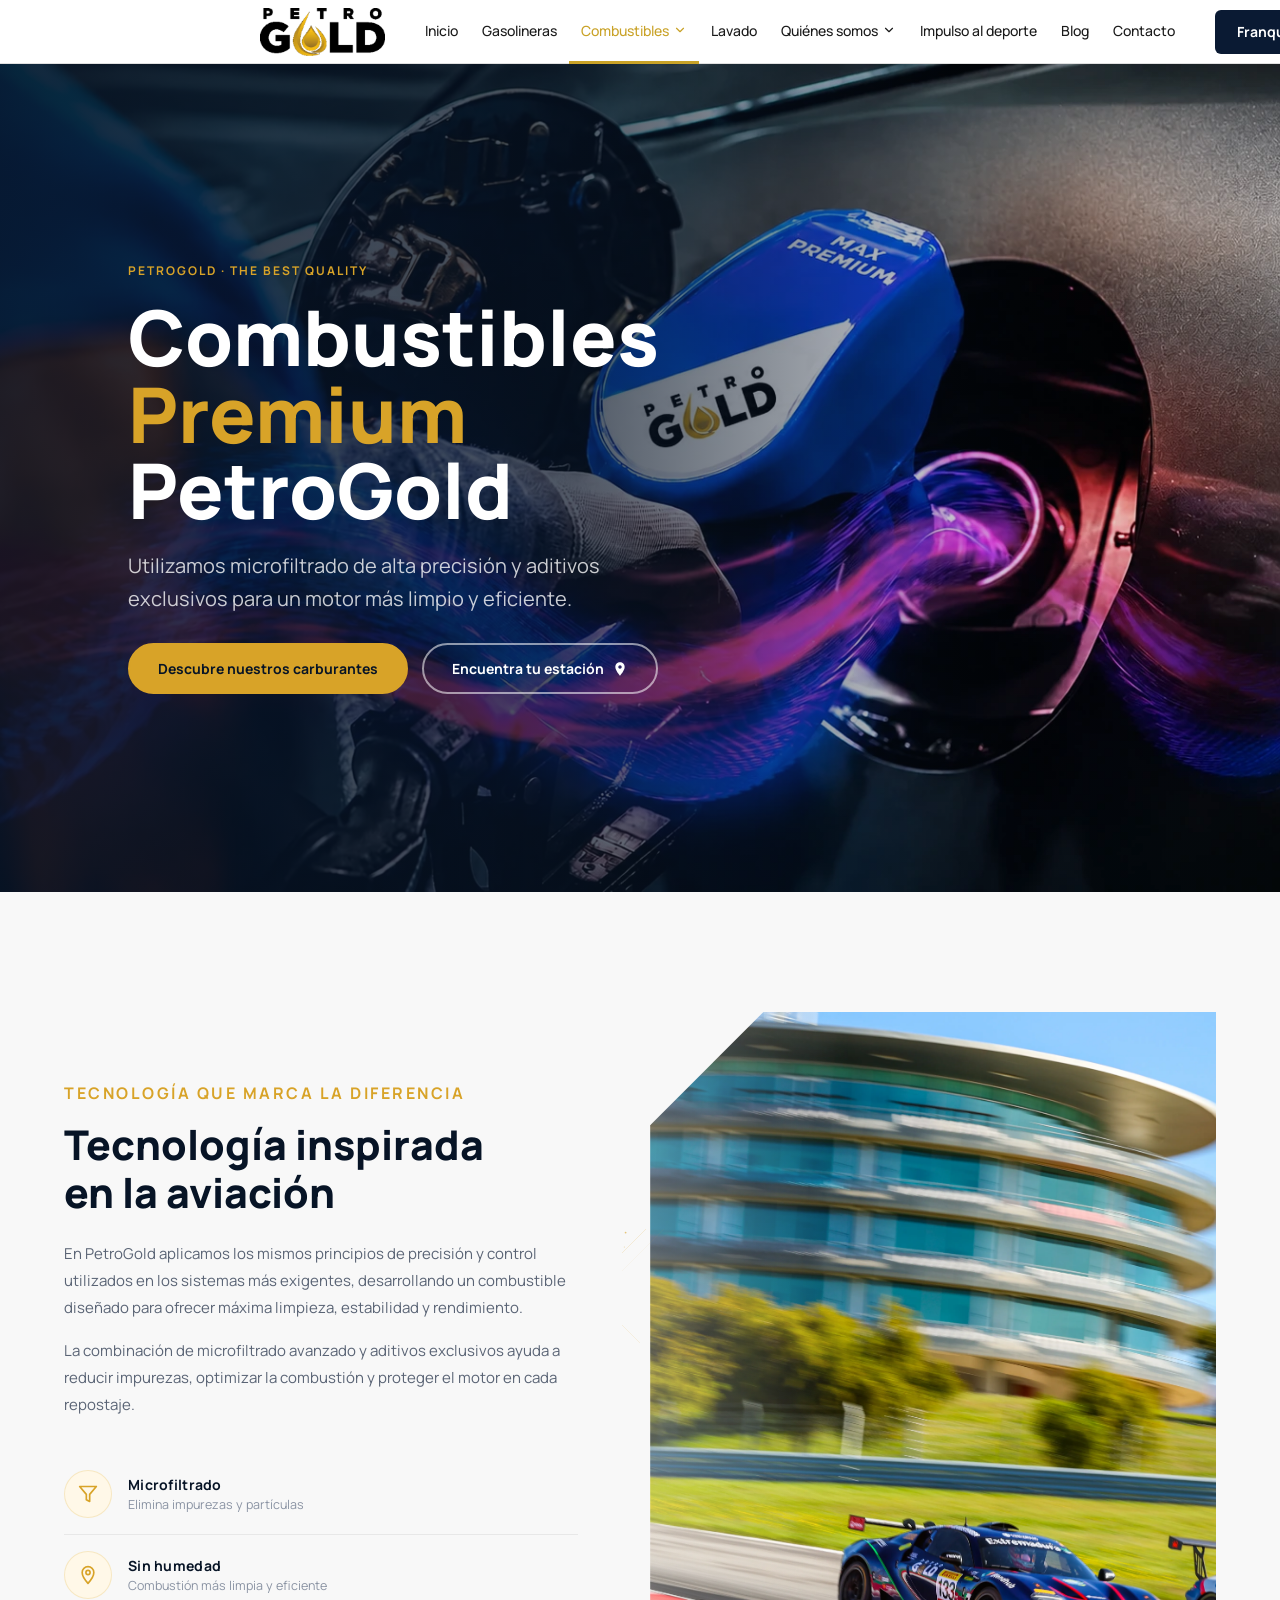
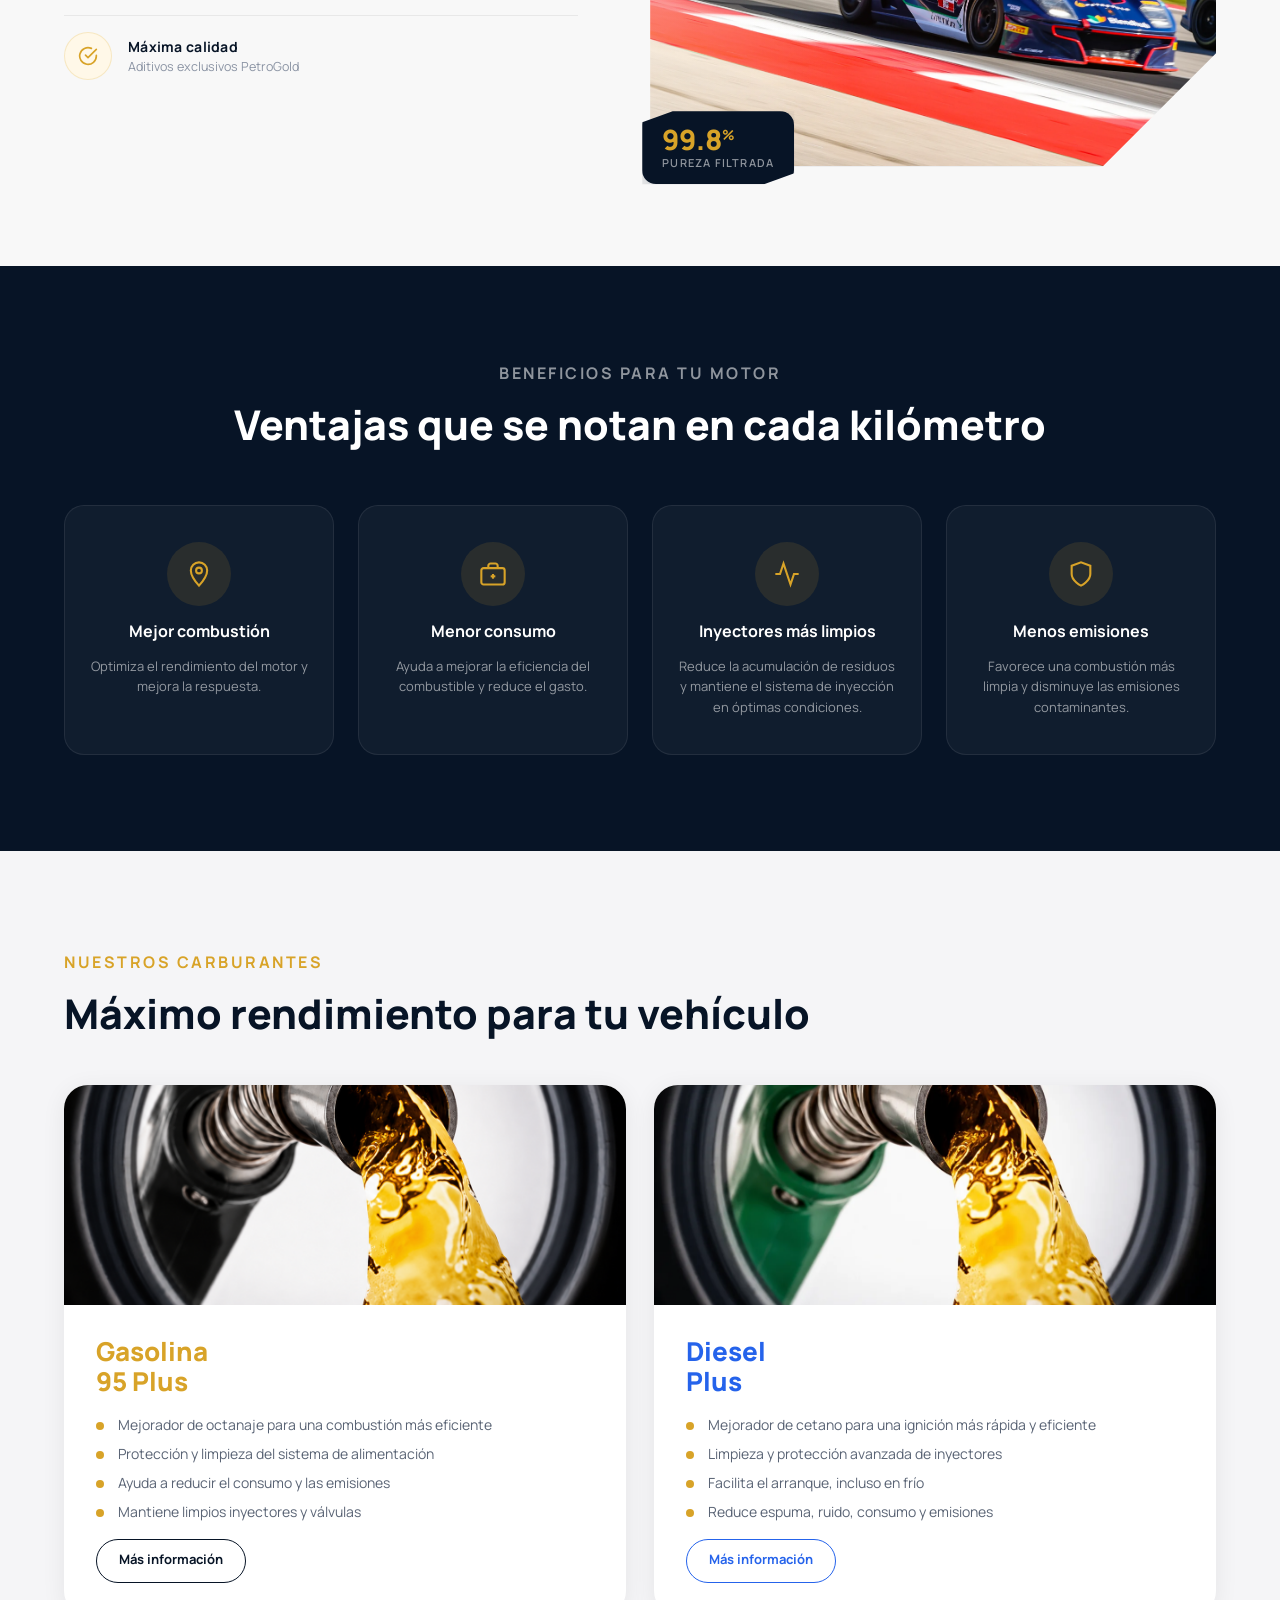
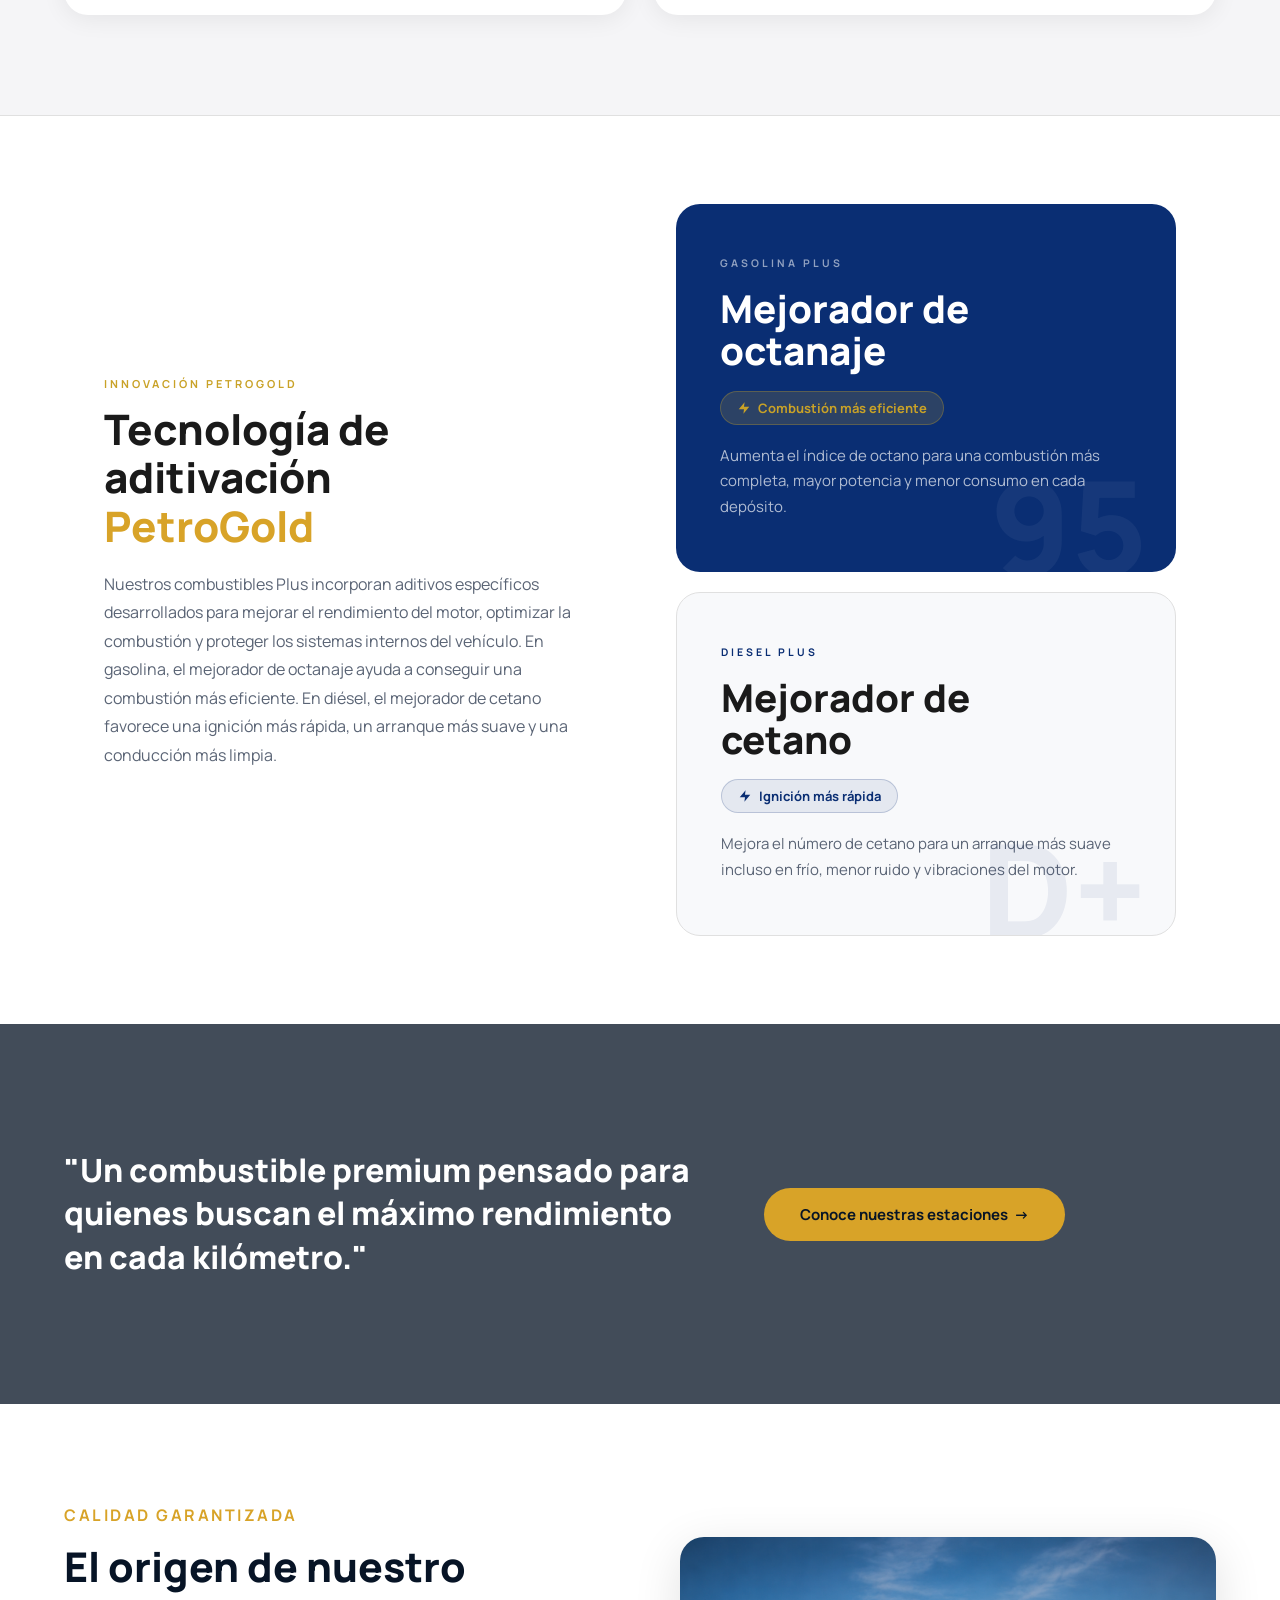
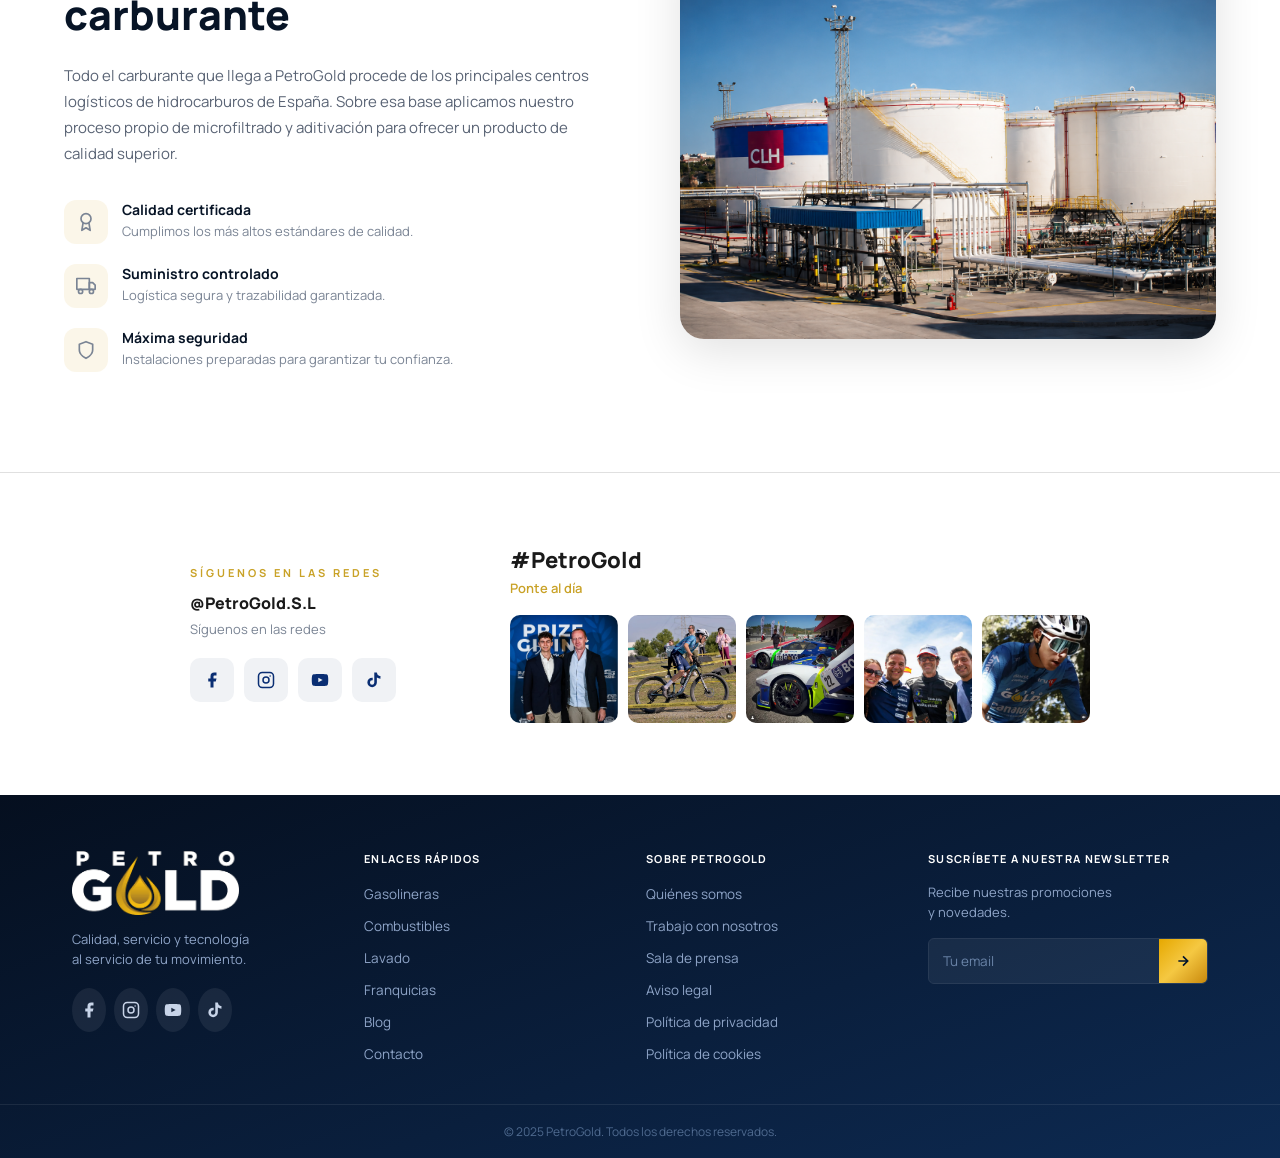
<file: combustibles.html>
﻿<!DOCTYPE html>
<html lang="es">
<head>
  <meta charset="UTF-8" />
  <meta name="viewport" content="width=device-width, initial-scale=1.0" />
  <title>PetroGold · Combustibles</title>
  <link rel="stylesheet" href="css/style.css" />
</head>
<body>


<!-- ===== SINGLE HEADER BAR ===== -->
<header class="top-header">
  <div class="header-inner">

    <a href="index.html" class="header-logo">
      <img src="Img/logo_petrogold_negro_sin_fondo.png" alt="PetroGold" id="siteLogoImg" />
    </a>

    <nav class="main-nav">
      <ul>
        <li><a href="index.html">Inicio</a></li>

        <li><a href="gasolineras.html">Gasolineras</a></li>

        <li class="has-dropdown">
          <a href="combustibles.html" class="active">Combustibles
            <svg class="nav-arrow" viewBox="0 0 24 24"><polyline points="6 9 12 15 18 9"/></svg>
          </a>
          <ul class="dropdown">
            <li><a href="combustibles.html" class="active">Tipos de combustible</a></li>
          </ul>
        </li>

        <li><a href="lavado.html">Lavado</a></li>

        <li class="has-dropdown">
          <a href="quienes-somos.html">Quiénes somos
            <svg class="nav-arrow" viewBox="0 0 24 24"><polyline points="6 9 12 15 18 9"/></svg>
          </a>
          <ul class="dropdown">
            <li><a href="quienes-somos.html">La empresa</a></li>
          </ul>
        </li>

        <li><a href="impulso-al-deporte.html">Impulso al deporte</a></li>
        <li><a href="blog.html">Blog</a></li>
        <li><a href="contacto.html">Contacto</a></li>
      </ul>
    </nav>

    <div class="header-right">
      <button class="hamburger" id="menuToggle" aria-label="Menú">
        <span></span><span></span><span></span>
      </button>
      <a href="quienes-somos.html" class="tienda-btn">Franquíciate</a>
    </div>

  </div>
</header>


  <main>

    <!-- ===== 1. HERO ===== -->
    <section class="comb-hero" style="background-image: url('Img/03_qs_hero.webp');">
      <div class="comb-hero-overlay"></div>
      <div class="comb-hero-content">
        <span class="comb-hero-label">PetroGold · The Best Quality</span>
        <h1 class="comb-hero-title">Combustibles<br><span class="comb-gold">Premium</span><br>PetroGold</h1>
        <p class="comb-hero-subtitle">Utilizamos microfiltrado de alta precisión y aditivos exclusivos para un motor más limpio y eficiente.</p>
        <div class="comb-hero-btns">
          <a href="#carburantes" class="comb-btn comb-btn--gold">Descubre nuestros carburantes</a>
          <a href="gasolineras.html" class="comb-btn comb-btn--outline">
            Encuentra tu estación
            <svg viewBox="0 0 24 24" fill="currentColor" width="16" height="16"><path d="M12 2C8.13 2 5 5.13 5 9c0 5.25 7 13 7 13s7-7.75 7-13c0-3.87-3.13-7-7-7zm0 9.5c-1.38 0-2.5-1.12-2.5-2.5s1.12-2.5 2.5-2.5 2.5 1.12 2.5 2.5-1.12 2.5-2.5 2.5z"/></svg>
          </a>
        </div>
      </div>
    </section>

    <!-- ===== 2. TECNOLOGÍA ===== -->
    <section class="comb-tech-section">
      <div class="comb-tech-inner">

        <div class="comb-tech-text">
          <span class="comb-section-label comb-section-label--gold">TECNOLOGÍA QUE MARCA LA DIFERENCIA</span>
          <h2 class="comb-section-title">Tecnología inspirada<br>en la aviación</h2>
          <p class="comb-tech-p">En PetroGold aplicamos los mismos principios de precisión y control utilizados en los sistemas más exigentes, desarrollando un combustible diseñado para ofrecer máxima limpieza, estabilidad y rendimiento.</p>
          <p class="comb-tech-p">La combinación de microfiltrado avanzado y aditivos exclusivos ayuda a reducir impurezas, optimizar la combustión y proteger el motor en cada repostaje.</p>
          <div class="comb-tech-badges">
            <div class="comb-tech-badge">
              <span class="comb-tech-badge-icon">
                <svg viewBox="0 0 24 24" fill="none" stroke="currentColor" stroke-width="2" stroke-linecap="round" stroke-linejoin="round" width="20" height="20"><polygon points="22 3 2 3 10 12.46 10 19 14 21 14 12.46 22 3"/></svg>
              </span>
              <div class="comb-tech-badge-text">
                <strong>Microfiltrado</strong>
                <span>Elimina impurezas y partículas</span>
              </div>
            </div>
            <div class="comb-tech-badge">
              <span class="comb-tech-badge-icon">
                <svg viewBox="0 0 24 24" fill="none" stroke="currentColor" stroke-width="2" stroke-linecap="round" stroke-linejoin="round" width="20" height="20"><path d="M12 2C8.13 2 5 5.13 5 9c0 5.25 7 13 7 13s7-7.75 7-13c0-3.87-3.13-7-7-7zm0 9.5c-1.38 0-2.5-1.12-2.5-2.5s1.12-2.5 2.5-2.5 2.5 1.12 2.5 2.5-1.12 2.5-2.5 2.5z"/></svg>
              </span>
              <div class="comb-tech-badge-text">
                <strong>Sin humedad</strong>
                <span>Combustión más limpia y eficiente</span>
              </div>
            </div>
            <div class="comb-tech-badge">
              <span class="comb-tech-badge-icon">
                <svg viewBox="0 0 24 24" fill="none" stroke="currentColor" stroke-width="2" stroke-linecap="round" stroke-linejoin="round" width="20" height="20"><path d="M22 11.08V12a10 10 0 1 1-5.93-9.14"/><polyline points="22 4 12 14.01 9 11.01"/></svg>
              </span>
              <div class="comb-tech-badge-text">
                <strong>Máxima calidad</strong>
                <span>Aditivos exclusivos PetroGold</span>
              </div>
            </div>
          </div>
        </div>

        <div class="comb-tech-img-wrap">
          <!-- Trazos decorativos dorados -->
          <div class="comb-tech-deco" aria-hidden="true">
            <svg viewBox="0 0 200 400" fill="none" xmlns="http://www.w3.org/2000/svg">
              <line x1="0" y1="80" x2="80" y2="0" stroke="#d8a328" stroke-width="1" opacity="0.55"/>
              <line x1="0" y1="140" x2="140" y2="0" stroke="#d8a328" stroke-width="0.6" opacity="0.3"/>
              <line x1="0" y1="320" x2="60" y2="380" stroke="#d8a328" stroke-width="1" opacity="0.4"/>
              <circle cx="12" cy="12" r="3" fill="#d8a328" opacity="0.6"/>
              <circle cx="8" cy="60" r="2" fill="#d8a328" opacity="0.35"/>
            </svg>
          </div>
          <!-- Imagen con clip-path asimétrico -->
          <div class="comb-tech-clip">
            <img src="Img/03_qs_seccion2.webp" alt="Vehículo de alta gama PetroGold" loading="lazy" />
            <!-- Superposición translúcida lateral izquierda -->
            <div class="comb-tech-glass"></div>
          </div>
          <!-- Etiqueta flotante de dato técnico -->
          <div class="comb-tech-float-tag">
            <span class="comb-tech-float-num">99.8<sup>%</sup></span>
            <span class="comb-tech-float-label">pureza filtrada</span>
          </div>
        </div>

      </div>
    </section>

    <!-- ===== 3. BENEFICIOS ===== -->
    <section class="comb-benefits-section">
      <div class="comb-benefits-inner">
        <span class="comb-section-label comb-section-label--light">BENEFICIOS PARA TU MOTOR</span>
        <h2 class="comb-section-title comb-section-title--light">Ventajas que se notan en cada kilómetro</h2>
        <div class="comb-benefits-grid">

          <div class="comb-benefit-card">
            <span class="comb-benefit-icon">
              <svg viewBox="0 0 24 24" fill="none" stroke="currentColor" stroke-width="1.8" width="28" height="28"><path d="M12 2C8.13 2 5 5.13 5 9c0 5.25 7 13 7 13s7-7.75 7-13c0-3.87-3.13-7-7-7zm0 9.5c-1.38 0-2.5-1.12-2.5-2.5s1.12-2.5 2.5-2.5 2.5 1.12 2.5 2.5-1.12 2.5-2.5 2.5z"/></svg>
            </span>
            <h3>Mejor combustión</h3>
            <p>Optimiza el rendimiento del motor y mejora la respuesta.</p>
          </div>

          <div class="comb-benefit-card">
            <span class="comb-benefit-icon">
              <svg viewBox="0 0 24 24" fill="none" stroke="currentColor" stroke-width="1.8" width="28" height="28"><rect x="2" y="7" width="20" height="14" rx="2"/><path d="M16 7V5a2 2 0 0 0-2-2h-4a2 2 0 0 0-2 2v2"/><line x1="12" y1="12" x2="12" y2="16"/><line x1="10" y1="14" x2="14" y2="14"/></svg>
            </span>
            <h3>Menor consumo</h3>
            <p>Ayuda a mejorar la eficiencia del combustible y reduce el gasto.</p>
          </div>

          <div class="comb-benefit-card">
            <span class="comb-benefit-icon">
              <svg viewBox="0 0 24 24" fill="none" stroke="currentColor" stroke-width="1.8" width="28" height="28"><polyline points="22 12 18 12 15 21 9 3 6 12 2 12"/></svg>
            </span>
            <h3>Inyectores más limpios</h3>
            <p>Reduce la acumulación de residuos y mantiene el sistema de inyección en óptimas condiciones.</p>
          </div>

          <div class="comb-benefit-card">
            <span class="comb-benefit-icon">
              <svg viewBox="0 0 24 24" fill="none" stroke="currentColor" stroke-width="1.8" width="28" height="28"><path d="M12 22s8-4 8-10V5l-8-3-8 3v7c0 6 8 10 8 10z"/></svg>
            </span>
            <h3>Menos emisiones</h3>
            <p>Favorece una combustión más limpia y disminuye las emisiones contaminantes.</p>
          </div>

        </div>
      </div>
    </section>

    <!-- ===== 4. NUESTROS CARBURANTES ===== -->
    <section class="comb-types-section" id="carburantes">
      <div class="comb-types-inner">
        <span class="comb-section-label comb-section-label--gold">NUESTROS CARBURANTES</span>
        <h2 class="comb-section-title">Máximo rendimiento para tu vehículo</h2>
        <div class="comb-types-grid">

          <!-- Gasolina 95 -->
          <div class="comb-type-card">
            <div class="comb-type-img-wrap">
              <img src="Img/03_qs_gasolina95.webp" alt="Gasolina 95 Plus PetroGold" loading="lazy" />
            </div>
            <div class="comb-type-body">
              <h3 class="comb-type-title"><span class="comb-gold">Gasolina<br>95 Plus</span></h3>
              <ul class="comb-type-list">
                <li>Mejorador de octanaje para una combustión más eficiente</li>
                <li>Protección y limpieza del sistema de alimentación</li>
                <li>Ayuda a reducir el consumo y las emisiones</li>
                <li>Mantiene limpios inyectores y válvulas</li>
              </ul>
              <a href="#" class="comb-type-btn">Más información</a>
            </div>
          </div>

          <!-- Diesel Plus -->
          <div class="comb-type-card">
            <div class="comb-type-img-wrap">
              <img src="Img/03_qs_diesel_plus.webp" alt="Diesel Plus PetroGold" loading="lazy" />
            </div>
            <div class="comb-type-body">
              <h3 class="comb-type-title"><span style="color:#2563EB">Diesel<br>Plus</span></h3>
              <ul class="comb-type-list">
                <li>Mejorador de cetano para una ignición más rápida y eficiente</li>
                <li>Limpieza y protección avanzada de inyectores</li>
                <li>Facilita el arranque, incluso en frío</li>
                <li>Reduce espuma, ruido, consumo y emisiones</li>
              </ul>
              <a href="#" class="comb-type-btn comb-type-btn--blue">Más información</a>
            </div>
          </div>

        </div>
      </div>
    </section>

    <!-- ===== 4b. TECNOLOGÍA DE ADITIVACIÓN ===== -->
    <section class="cbt-aditiv-section">
      <div class="cbt-aditiv-inner">
        <div class="cbt-aditiv-layout">

          <!-- Izquierda: texto -->
          <div class="cbt-aditiv-header">
            <span class="cbt-aditiv-eyebrow">INNOVACIÓN PETROGOLD</span>
            <h2 class="cbt-aditiv-title">Tecnología de aditivación<br><span class="comb-gold">PetroGold</span></h2>
            <p class="cbt-aditiv-desc">Nuestros combustibles Plus incorporan aditivos específicos desarrollados para mejorar el rendimiento del motor, optimizar la combustión y proteger los sistemas internos del vehículo. En gasolina, el mejorador de octanaje ayuda a conseguir una combustión más eficiente. En diésel, el mejorador de cetano favorece una ignición más rápida, un arranque más suave y una conducción más limpia.</p>
          </div>

          <!-- Derecha: tarjetas -->
          <div class="cbt-aditiv-grid">

            <!-- Gasolina Plus -->
            <div class="cbt-aditiv-block cbt-aditiv-block--gas" data-num="95">
              <span class="cbt-aditiv-block-label">Gasolina Plus</span>
              <h3 class="cbt-aditiv-block-title">Mejorador de<br>octanaje</h3>
              <span class="cbt-aditiv-block-highlight">
                <svg viewBox="0 0 24 24" fill="currentColor" width="14" height="14"><polygon points="13 2 3 14 12 14 11 22 21 10 12 10 13 2"/></svg>
                Combustión más eficiente
              </span>
              <p class="cbt-aditiv-block-desc">Aumenta el índice de octano para una combustión más completa, mayor potencia y menor consumo en cada depósito.</p>
            </div>

            <!-- Diesel Plus -->
            <div class="cbt-aditiv-block cbt-aditiv-block--diesel" data-num="D+">
              <span class="cbt-aditiv-block-label">Diesel Plus</span>
              <h3 class="cbt-aditiv-block-title">Mejorador de<br>cetano</h3>
              <span class="cbt-aditiv-block-highlight">
                <svg viewBox="0 0 24 24" fill="currentColor" width="14" height="14"><polygon points="13 2 3 14 12 14 11 22 21 10 12 10 13 2"/></svg>
                Ignición más rápida
              </span>
              <p class="cbt-aditiv-block-desc">Mejora el número de cetano para un arranque más suave incluso en frío, menor ruido y vibraciones del motor.</p>
            </div>

          </div>
        </div>
      </div>
    </section>

    <!-- ===== 5. BLOQUE DESTACADO ===== -->
    <section class="comb-highlight-section">
      <div class="comb-highlight-overlay"></div>
      <div class="comb-highlight-content">
        <blockquote class="comb-highlight-quote">
          "Un combustible premium pensado para quienes buscan el máximo rendimiento en cada kilómetro."
        </blockquote>
        <a href="gasolineras.html" class="comb-btn comb-btn--gold-solid">
          Conoce nuestras estaciones &nbsp;→
        </a>
      </div>
    </section>

    <!-- ===== 6. ORIGEN ===== -->
    <section class="comb-origin-section">
      <div class="comb-origin-inner">

        <div class="comb-origin-text">
          <span class="comb-section-label comb-section-label--gold">CALIDAD GARANTIZADA</span>
          <h2 class="comb-section-title">El origen de nuestro carburante</h2>
          <p class="comb-origin-p">Todo el carburante que llega a PetroGold procede de los principales centros logísticos de hidrocarburos de España. Sobre esa base aplicamos nuestro proceso propio de microfiltrado y aditivación para ofrecer un producto de calidad superior.</p>
          <div class="comb-origin-badges">
            <div class="comb-origin-badge">
              <span class="comb-origin-badge-icon">
                <svg viewBox="0 0 24 24" fill="none" stroke="currentColor" stroke-width="2" stroke-linecap="round" stroke-linejoin="round" width="20" height="20"><circle cx="12" cy="8" r="6"/><path d="M15.477 12.89 17 22l-5-3-5 3 1.523-9.11"/></svg>
              </span>
              <div>
                <strong>Calidad certificada</strong>
                <span>Cumplimos los más altos estándares de calidad.</span>
              </div>
            </div>
            <div class="comb-origin-badge">
              <span class="comb-origin-badge-icon">
                <svg viewBox="0 0 24 24" fill="none" stroke="currentColor" stroke-width="2" stroke-linecap="round" stroke-linejoin="round" width="20" height="20"><rect x="1" y="3" width="15" height="13"/><polygon points="16 8 20 8 23 11 23 16 16 16 16 8"/><circle cx="5.5" cy="18.5" r="2.5"/><circle cx="18.5" cy="18.5" r="2.5"/></svg>
              </span>
              <div>
                <strong>Suministro controlado</strong>
                <span>Logística segura y trazabilidad garantizada.</span>
              </div>
            </div>
            <div class="comb-origin-badge">
              <span class="comb-origin-badge-icon">
                <svg viewBox="0 0 24 24" fill="none" stroke="currentColor" stroke-width="2" stroke-linecap="round" stroke-linejoin="round" width="20" height="20"><path d="M12 22s8-4 8-10V5l-8-3-8 3v7c0 6 8 10 8 10z"/></svg>
              </span>
              <div>
                <strong>Máxima seguridad</strong>
                <span>Instalaciones preparadas para garantizar tu confianza.</span>
              </div>
            </div>
          </div>
        </div>

        <div class="comb-origin-img-wrap">
          <img src="Img/03_qs_seccion6.webp" alt="Instalaciones logísticas PetroGold" loading="lazy" />
        </div>

      </div>
    </section>

  </main>

  <!-- ===== REDES SOCIALES ===== -->
  <section class="pgqs-social-section">
    <div class="pgqs-inner">
      <div class="pgqs-social-grid">
        <div class="pgqs-social-brand">
          <span class="pgqs-eyebrow" style="display:block; margin-bottom:12px;">SÍGUENOS EN LAS REDES</span>
          <strong>@PetroGold.S.L</strong>
          <p>Síguenos en las redes</p>
          <div class="pgqs-social-icons">
            <a href="https://www.facebook.com/PetroGold.S.L" target="_blank" rel="noopener noreferrer" aria-label="Facebook" class="pgqs-social-icon"><svg viewBox="0 0 24 24" fill="currentColor" width="18" height="18"><path d="M18 2h-3a5 5 0 0 0-5 5v3H7v4h3v8h4v-8h3l1-4h-4V7a1 1 0 0 1 1-1h3z"/></svg></a>
            <a href="https://www.instagram.com/petrogold.sl/" target="_blank" rel="noopener noreferrer" aria-label="Instagram" class="pgqs-social-icon"><svg viewBox="0 0 24 24" fill="none" stroke="currentColor" stroke-width="2" width="18" height="18"><rect x="2" y="2" width="20" height="20" rx="5" ry="5"/><circle cx="12" cy="12" r="4"/><circle cx="17.5" cy="6.5" r="1" fill="currentColor" stroke="none"/></svg></a>
            <a href="https://www.youtube.com/@petrogolds.l9030" target="_blank" rel="noopener noreferrer" aria-label="YouTube" class="pgqs-social-icon"><svg viewBox="0 0 24 24" fill="currentColor" width="18" height="18"><path d="M22.54 6.42a2.78 2.78 0 0 0-1.95-1.96C18.88 4 12 4 12 4s-6.88 0-8.59.46A2.78 2.78 0 0 0 1.46 6.42 29 29 0 0 0 1 12a29 29 0 0 0 .46 5.58A2.78 2.78 0 0 0 3.41 19.6C5.12 20 12 20 12 20s6.88 0 8.59-.4a2.78 2.78 0 0 0 1.95-1.97A29 29 0 0 0 23 12a29 29 0 0 0-.46-5.58zM9.75 15.02V8.98L15.5 12l-5.75 3.02z"/></svg></a>
            <a href="https://www.tiktok.com/@petrogold.sl" target="_blank" rel="noopener noreferrer" aria-label="TikTok" class="pgqs-social-icon"><svg viewBox="0 0 24 24" fill="currentColor" width="18" height="18"><path d="M19.59 6.69a4.83 4.83 0 0 1-3.77-4.25V2h-3.45v13.67a2.89 2.89 0 0 1-2.88 2.5 2.89 2.89 0 0 1-2.89-2.89 2.89 2.89 0 0 1 2.89-2.89c.28 0 .54.04.79.1V9.01a6.33 6.33 0 0 0-.79-.05 6.34 6.34 0 0 0-6.34 6.34 6.34 6.34 0 0 0 6.34 6.34 6.34 6.34 0 0 0 6.33-6.34V8.69a8.18 8.18 0 0 0 4.78 1.52V6.76a4.85 4.85 0 0 1-1.01-.07z"/></svg></a>
          </div>
        </div>
        <div class="pgqs-social-feed">
          <h3>#PetroGold</h3>
          <p class="pgqs-social-feed-tag">Ponte al día</p>
          <div class="pgqs-ig-grid">
            <div class="pgqs-ig-item"><a href="https://www.instagram.com/petrogold.sl/" target="_blank" rel="noopener noreferrer"><img src="Img/05_instagram_01.png" alt="PetroGold en redes" loading="lazy" /></a></div>
            <div class="pgqs-ig-item"><a href="https://www.instagram.com/petrogold.sl/" target="_blank" rel="noopener noreferrer"><img src="Img/05_instagram_02.png" alt="PetroGold en redes" loading="lazy" /></a></div>
            <div class="pgqs-ig-item"><a href="https://www.instagram.com/petrogold.sl/" target="_blank" rel="noopener noreferrer"><img src="Img/05_instagram_03.png" alt="PetroGold en redes" loading="lazy" /></a></div>
            <div class="pgqs-ig-item"><a href="https://www.instagram.com/petrogold.sl/" target="_blank" rel="noopener noreferrer"><img src="Img/05_instagram_04.png" alt="PetroGold en redes" loading="lazy" /></a></div>
            <div class="pgqs-ig-item"><a href="https://www.instagram.com/petrogold.sl/" target="_blank" rel="noopener noreferrer"><img src="Img/05_instagram_05.png" alt="PetroGold en redes" loading="lazy" /></a></div>
          </div>
        </div>
      </div>
    </div>
  </section>

  <!-- ===== FOOTER ===== -->
  <footer class="site-footer">
    <div class="footer-inner">
      <div class="footer-brand">
        <img src="Img/logo_petrogold_sin_fondo.png" alt="PetroGold" class="footer-logo" />
        <p class="footer-tagline">Calidad, servicio y tecnología<br>al servicio de tu movimiento.</p>
        <div class="footer-social">
          <a href="https://www.facebook.com/PetroGold.S.L" target="_blank" rel="noopener noreferrer" aria-label="Facebook" class="footer-social-link">
            <svg viewBox="0 0 24 24" fill="currentColor" width="18" height="18"><path d="M18 2h-3a5 5 0 0 0-5 5v3H7v4h3v8h4v-8h3l1-4h-4V7a1 1 0 0 1 1-1h3z"/></svg>
          </a>
          <a href="https://www.instagram.com/petrogold.sl/" target="_blank" rel="noopener noreferrer" aria-label="Instagram" class="footer-social-link">
            <svg viewBox="0 0 24 24" fill="none" stroke="currentColor" stroke-width="2" width="18" height="18"><rect x="2" y="2" width="20" height="20" rx="5" ry="5"/><circle cx="12" cy="12" r="4"/><circle cx="17.5" cy="6.5" r="1" fill="currentColor" stroke="none"/></svg>
          </a>
          <a href="https://www.youtube.com/@petrogolds.l9030" target="_blank" rel="noopener noreferrer" aria-label="YouTube" class="footer-social-link">
            <svg viewBox="0 0 24 24" fill="currentColor" width="18" height="18"><path d="M22.54 6.42a2.78 2.78 0 0 0-1.95-1.96C18.88 4 12 4 12 4s-6.88 0-8.59.46A2.78 2.78 0 0 0 1.46 6.42 29 29 0 0 0 1 12a29 29 0 0 0 .46 5.58A2.78 2.78 0 0 0 3.41 19.6C5.12 20 12 20 12 20s6.88 0 8.59-.4a2.78 2.78 0 0 0 1.95-1.97A29 29 0 0 0 23 12a29 29 0 0 0-.46-5.58zM9.75 15.02V8.98L15.5 12l-5.75 3.02z"/></svg>
          </a>
          <a href="https://www.tiktok.com/@petrogold.sl" target="_blank" rel="noopener noreferrer" aria-label="TikTok" class="footer-social-link">
            <svg viewBox="0 0 24 24" fill="currentColor" width="18" height="18"><path d="M19.59 6.69a4.83 4.83 0 0 1-3.77-4.25V2h-3.45v13.67a2.89 2.89 0 0 1-2.88 2.5 2.89 2.89 0 0 1-2.89-2.89 2.89 2.89 0 0 1 2.89-2.89c.28 0 .54.04.79.1V9.01a6.33 6.33 0 0 0-.79-.05 6.34 6.34 0 0 0-6.34 6.34 6.34 6.34 0 0 0 6.34 6.34 6.34 6.34 0 0 0 6.33-6.34V8.69a8.18 8.18 0 0 0 4.78 1.52V6.76a4.85 4.85 0 0 1-1.01-.07z"/></svg>
          </a>
        </div>
      </div>
      <div class="footer-col">
        <h4 class="footer-col-title">ENLACES RÁPIDOS</h4>
        <ul class="footer-links">
          <li><a href="gasolineras.html">Gasolineras</a></li>
          <li><a href="combustibles.html">Combustibles</a></li>
          <li><a href="lavado.html">Lavado</a></li>
          <li><a href="franquicias.html">Franquicias</a></li>
          <li><a href="blog.html">Blog</a></li>
          <li><a href="contacto.html">Contacto</a></li>
        </ul>
      </div>
      <div class="footer-col">
        <h4 class="footer-col-title">SOBRE PETROGOLD</h4>
        <ul class="footer-links">
          <li><a href="quienes-somos.html">Quiénes somos</a></li>
          <li><a href="#">Trabajo con nosotros</a></li>
          <li><a href="#">Sala de prensa</a></li>
          <li><a href="#">Aviso legal</a></li>
          <li><a href="#">Política de privacidad</a></li>
          <li><a href="#">Política de cookies</a></li>
        </ul>
      </div>
      <div class="footer-col footer-newsletter-col">
        <h4 class="footer-col-title">SUSCRÍBETE A NUESTRA NEWSLETTER</h4>
        <p class="footer-newsletter-desc">Recibe nuestras promociones<br>y novedades.</p>
        <form class="footer-newsletter-form" onsubmit="return false;">
          <input type="email" placeholder="Tu email" class="footer-newsletter-input" />
          <button type="submit" class="footer-newsletter-btn" aria-label="Suscribirse">
            <svg viewBox="0 0 24 24" fill="none" stroke="currentColor" stroke-width="2.5" width="16" height="16"><path d="M5 12h14M12 5l7 7-7 7"/></svg>
          </button>
        </form>
      </div>
    </div>
    <div class="footer-bottom">
      <p>&copy; 2025 PetroGold. Todos los derechos reservados.</p>
    </div>
  </footer>

  <script src="js/main.js"></script>
</body>
</html>
</file>
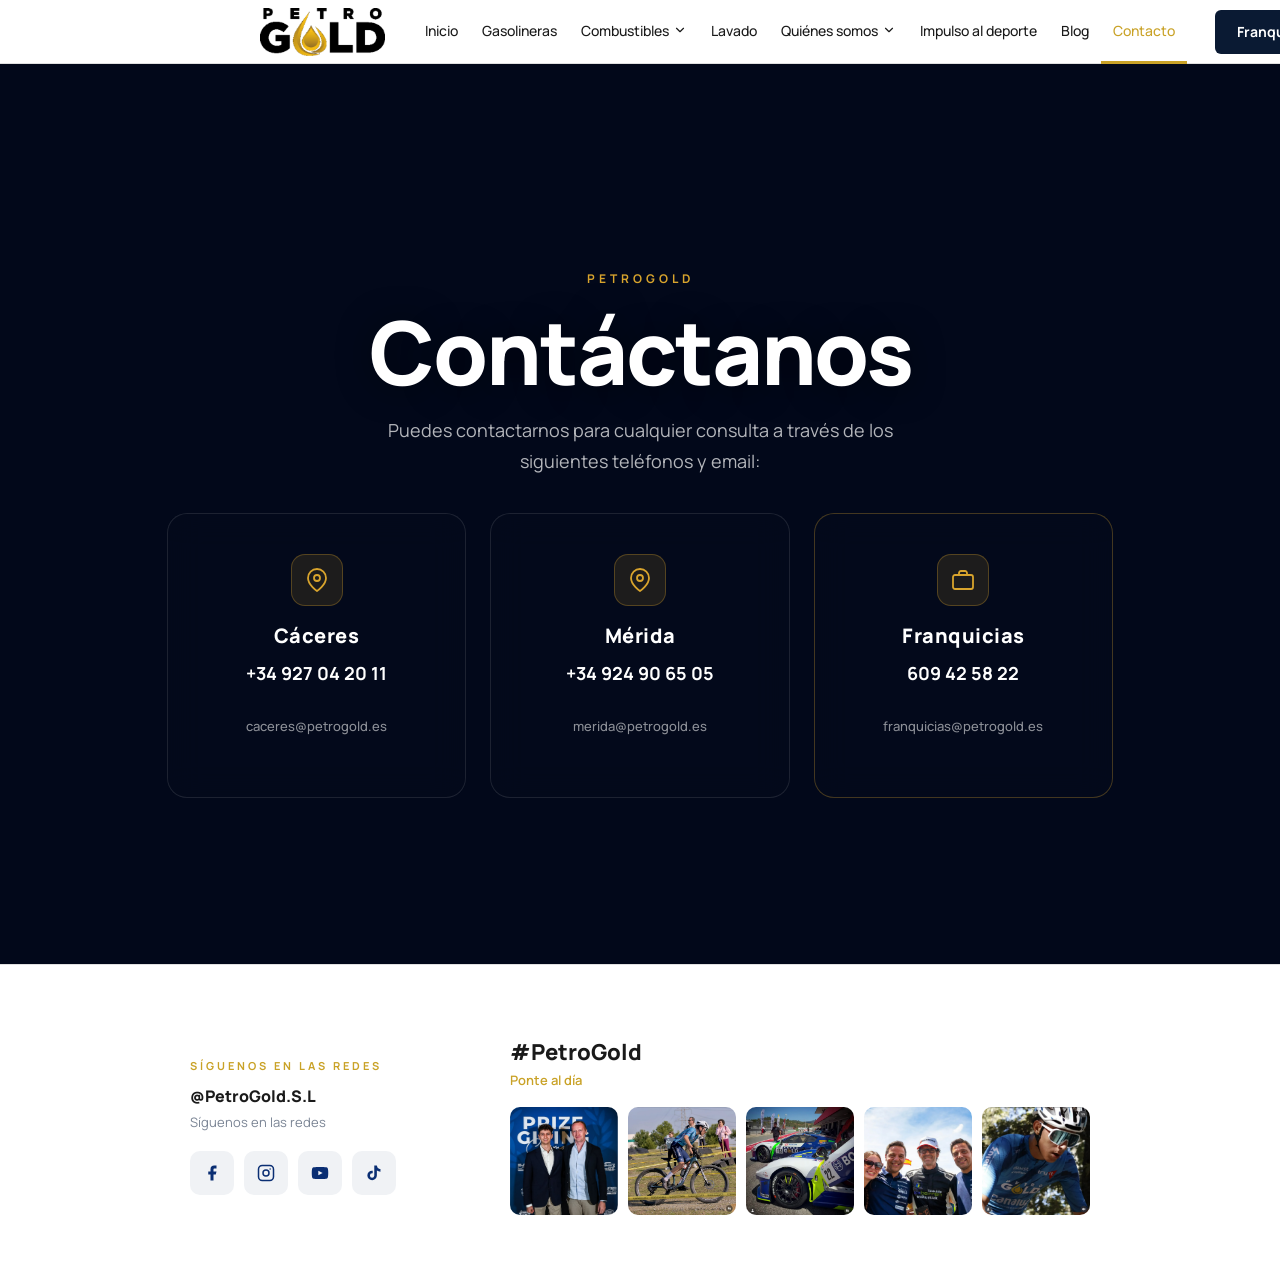
<file: contacto.html>
﻿<!DOCTYPE html>
<html lang="es">
<head>
  <meta charset="UTF-8" />
  <meta name="viewport" content="width=device-width, initial-scale=1.0" />
  <title>PetroGold � Contacto</title>
  <link rel="stylesheet" href="css/style.css" />
</head>
<body>
<header class="top-header">
    <div class="header-inner">

      <a href="index.html" class="header-logo">
        <img src="Img/logo_petrogold_negro_sin_fondo.png" alt="PetroGold" id="siteLogoImg" />
      </a>

      <nav class="main-nav">
        <ul>
          <li><a href="index.html">Inicio</a></li>
          <li><a href="gasolineras.html">Gasolineras</a></li>
          <li class="has-dropdown">
            <a href="combustibles.html">Combustibles
              <svg class="nav-arrow" viewBox="0 0 24 24"><polyline points="6 9 12 15 18 9"/></svg>
            </a>
            <ul class="dropdown">
              <li><a href="combustibles.html">Tipos de combustible</a></li>
            </ul>
          </li>
          <li><a href="lavado.html">Lavado</a></li>
          <li class="has-dropdown">
            <a href="quienes-somos.html">Quiénes somos
              <svg class="nav-arrow" viewBox="0 0 24 24"><polyline points="6 9 12 15 18 9"/></svg>
            </a>
            <ul class="dropdown">
              <li><a href="quienes-somos.html">La empresa</a></li>
            </ul>
          </li>
          <li><a href="impulso-al-deporte.html">Impulso al deporte</a></li>
          <li><a href="blog.html">Blog</a></li>
          <li><a href="contacto.html" class="active">Contacto</a></li>
        </ul>
      </nav>

      <div class="header-right">
        <button class="hamburger" id="menuToggle" aria-label="Menú">
          <span></span><span></span><span></span>
        </button>
        <a href="quienes-somos.html" class="tienda-btn">Franquíciate</a>
      </div>

    </div>
  </header>

  <!-- ===== MAIN CONTENT ===== -->
  <main>

    <!-- -------------------------------
         CONTÁCTANOS
    -------------------------------- -->
    <section class="ct-hero" id="contactanos">
      <!-- Video background -->
      <div class="ct-video-wrap" aria-hidden="true">
        <iframe
          src="https://www.youtube-nocookie.com/embed/GYE_R_gKaIg?autoplay=1&mute=1&loop=1&playlist=GYE_R_gKaIg&controls=0&disablekb=1&fs=0&iv_load_policy=3&modestbranding=1&playsinline=1&rel=0"
          frameborder="0"
          allow="autoplay; encrypted-media"
          allowfullscreen
          title="Video de fondo PetroGold"
        ></iframe>
      </div>
      <div class="ct-overlay"></div>

      <div class="ct-content">
        <span class="ct-eyebrow">PETROGOLD</span>
        <h1 class="ct-title">Contáctanos</h1>
        <p class="ct-intro">Puedes contactarnos para cualquier consulta a través de los siguientes teléfonos y email:</p>

        <div class="ct-cards">

          <div class="ct-card">
            <div class="ct-card-icon">
              <svg viewBox="0 0 24 24" fill="none" stroke="currentColor" stroke-width="1.8" width="24" height="24"><path d="M21 10c0 7-9 13-9 13s-9-6-9-13a9 9 0 0 1 18 0z"/><circle cx="12" cy="10" r="3"/></svg>
            </div>
            <h3 class="ct-card-title">Cáceres</h3>
            <a href="tel:+34927042011" class="ct-phone">+34 927 04 20 11</a>
            <a href="mailto:caceres@petrogold.es" class="ct-email">caceres@petrogold.es</a>
          </div>

          <div class="ct-card">
            <div class="ct-card-icon">
              <svg viewBox="0 0 24 24" fill="none" stroke="currentColor" stroke-width="1.8" width="24" height="24"><path d="M21 10c0 7-9 13-9 13s-9-6-9-13a9 9 0 0 1 18 0z"/><circle cx="12" cy="10" r="3"/></svg>
            </div>
            <h3 class="ct-card-title">Mérida</h3>
            <a href="tel:+34924906505" class="ct-phone">+34 924 90 65 05</a>
            <a href="mailto:merida@petrogold.es" class="ct-email">merida@petrogold.es</a>
          </div>

          <div class="ct-card ct-card--gold">
            <div class="ct-card-icon">
              <svg viewBox="0 0 24 24" fill="none" stroke="currentColor" stroke-width="1.8" width="24" height="24"><rect x="2" y="7" width="20" height="14" rx="2"/><path d="M16 7V5a2 2 0 0 0-2-2h-4a2 2 0 0 0-2 2v2"/></svg>
            </div>
            <h3 class="ct-card-title">Franquicias</h3>
            <a href="tel:+34609425822" class="ct-phone">609 42 58 22</a>
            <a href="mailto:franquicias@petrogold.es" class="ct-email">franquicias@petrogold.es</a>
          </div>

        </div>
      </div>
    </section>

  </main>

  <!-- ===== REDES SOCIALES ===== -->
  <section class="pgqs-social-section">
    <div class="pgqs-inner">
      <div class="pgqs-social-grid">
        <div class="pgqs-social-brand">
          <span class="pgqs-eyebrow" style="display:block; margin-bottom:12px;">SÍGUENOS EN LAS REDES</span>
          <strong>@PetroGold.S.L</strong>
          <p>Síguenos en las redes</p>
          <div class="pgqs-social-icons">
            <a href="https://www.facebook.com/PetroGold.S.L" target="_blank" rel="noopener noreferrer" aria-label="Facebook" class="pgqs-social-icon"><svg viewBox="0 0 24 24" fill="currentColor" width="18" height="18"><path d="M18 2h-3a5 5 0 0 0-5 5v3H7v4h3v8h4v-8h3l1-4h-4V7a1 1 0 0 1 1-1h3z"/></svg></a>
            <a href="https://www.instagram.com/petrogold.sl/" target="_blank" rel="noopener noreferrer" aria-label="Instagram" class="pgqs-social-icon"><svg viewBox="0 0 24 24" fill="none" stroke="currentColor" stroke-width="2" width="18" height="18"><rect x="2" y="2" width="20" height="20" rx="5" ry="5"/><circle cx="12" cy="12" r="4"/><circle cx="17.5" cy="6.5" r="1" fill="currentColor" stroke="none"/></svg></a>
            <a href="https://www.youtube.com/@petrogolds.l9030" target="_blank" rel="noopener noreferrer" aria-label="YouTube" class="pgqs-social-icon"><svg viewBox="0 0 24 24" fill="currentColor" width="18" height="18"><path d="M22.54 6.42a2.78 2.78 0 0 0-1.95-1.96C18.88 4 12 4 12 4s-6.88 0-8.59.46A2.78 2.78 0 0 0 1.46 6.42 29 29 0 0 0 1 12a29 29 0 0 0 .46 5.58A2.78 2.78 0 0 0 3.41 19.6C5.12 20 12 20 12 20s6.88 0 8.59-.4a2.78 2.78 0 0 0 1.95-1.97A29 29 0 0 0 23 12a29 29 0 0 0-.46-5.58zM9.75 15.02V8.98L15.5 12l-5.75 3.02z"/></svg></a>
            <a href="https://www.tiktok.com/@petrogold.sl" target="_blank" rel="noopener noreferrer" aria-label="TikTok" class="pgqs-social-icon"><svg viewBox="0 0 24 24" fill="currentColor" width="18" height="18"><path d="M19.59 6.69a4.83 4.83 0 0 1-3.77-4.25V2h-3.45v13.67a2.89 2.89 0 0 1-2.88 2.5 2.89 2.89 0 0 1-2.89-2.89 2.89 2.89 0 0 1 2.89-2.89c.28 0 .54.04.79.1V9.01a6.33 6.33 0 0 0-.79-.05 6.34 6.34 0 0 0-6.34 6.34 6.34 6.34 0 0 0 6.34 6.34 6.34 6.34 0 0 0 6.33-6.34V8.69a8.18 8.18 0 0 0 4.78 1.52V6.76a4.85 4.85 0 0 1-1.01-.07z"/></svg></a>
          </div>
        </div>
        <div class="pgqs-social-feed">
          <h3>#PetroGold</h3>
          <p class="pgqs-social-feed-tag">Ponte al día</p>
          <div class="pgqs-ig-grid">
            <div class="pgqs-ig-item"><a href="https://www.instagram.com/petrogold.sl/" target="_blank" rel="noopener noreferrer"><img src="Img/05_instagram_01.png" alt="PetroGold en redes" loading="lazy" /></a></div>
            <div class="pgqs-ig-item"><a href="https://www.instagram.com/petrogold.sl/" target="_blank" rel="noopener noreferrer"><img src="Img/05_instagram_02.png" alt="PetroGold en redes" loading="lazy" /></a></div>
            <div class="pgqs-ig-item"><a href="https://www.instagram.com/petrogold.sl/" target="_blank" rel="noopener noreferrer"><img src="Img/05_instagram_03.png" alt="PetroGold en redes" loading="lazy" /></a></div>
            <div class="pgqs-ig-item"><a href="https://www.instagram.com/petrogold.sl/" target="_blank" rel="noopener noreferrer"><img src="Img/05_instagram_04.png" alt="PetroGold en redes" loading="lazy" /></a></div>
            <div class="pgqs-ig-item"><a href="https://www.instagram.com/petrogold.sl/" target="_blank" rel="noopener noreferrer"><img src="Img/05_instagram_05.png" alt="PetroGold en redes" loading="lazy" /></a></div>
          </div>
        </div>
      </div>
    </div>
  </section>

  <script src="js/main.js"></script>
</body>
</html>
</file>
<file: css/style.css>
@import url('https://fonts.googleapis.com/css2?family=Manrope:wght@400;500;600;700;800&display=swap');

/* =============================================
   PETROGOLD – Estilos globales
   ============================================= */

html {
  scroll-behavior: smooth;
}

*, *::before, *::after {
  box-sizing: border-box;
  margin: 0;
  padding: 0;
}

:root {
  --gold: #C9A227;
  --gold-hover: #a88420;
  --text-dark: #1a1a1a;
  --text-mid: #444;
  --tab-active-bg: #f0f0f0;
  --border: #e0e0e0;
  --font: 'Manrope', sans-serif;
}

body {
  font-family: var(--font);
  color: var(--text-dark);
  background: #fff;
  overflow-x: hidden;
}

img {
  max-width: 100%;
  height: auto;
  display: block;
}

a {
  text-decoration: none;
  color: inherit;
}

/* Minimum touch target for all interactive elements */
button, a, input, select, textarea {
  min-height: 44px;
}

/* =============================================
   TOP HEADER
   ============================================= */

/* Default: white sticky header (other pages) */
.top-header {
  background: #fff;
  border-bottom: 1px solid var(--border);
  padding: 0 clamp(60px, 14vw, 260px);
  height: 64px;
  display: flex;
  align-items: center;
  position: sticky;
  top: 0;
  z-index: 300;
  transition: background 0.35s, box-shadow 0.35s;
}

.header-inner {
  width: 100%;
  display: flex;
  align-items: center;
  gap: 28px;
}

/* Logo */
.header-logo {
  display: flex;
  align-items: center;
  flex-shrink: 0;
  text-decoration: none;
}

.header-logo img {
  height: 48px;
  width: auto;
  display: block;
  flex-shrink: 0;
}

/* Particulares / Empresas tabs */
.header-left {
  display: flex;
  align-items: center;
  gap: 32px;
}

.header-tabs {
  display: flex;
  gap: 4px;
}

.header-tabs .tab {
  background: none;
  border: none;
  cursor: pointer;
  font-size: 15px;
  font-weight: 500;
  color: var(--text-mid);
  padding: 8px 20px;
  border-radius: 6px;
  transition: background 0.2s;
}

.header-tabs .tab.active {
  background: var(--tab-active-bg);
  color: var(--text-dark);
  font-weight: 600;
}

.header-tabs .tab:hover:not(.active) {
  background: #f7f7f7;
}

/* Right icons */
.header-right {
  display: flex;
  align-items: center;
  gap: 16px;
}

.icon-btn {
  background: none;
  border: none;
  cursor: pointer;
  display: flex;
  align-items: center;
  justify-content: center;
  padding: 6px;
  border-radius: 50%;
  color: var(--text-dark);
  transition: background 0.2s;
}

.icon-btn:hover {
  background: #f0f0f0;
}

.icon-btn svg {
  width: 22px;
  height: 22px;
}

.header-divider {
  width: 1px;
  height: 28px;
  background: var(--border);
  margin: 0 4px;
}

.tienda-link {
  font-size: 15px;
  font-weight: 500;
  color: var(--text-dark);
  white-space: nowrap;
  transition: color 0.2s;
}

.tienda-link:hover {
  color: var(--gold);
}

/* Tienda Online – gold pill button (hero page) */
.tienda-btn {
  display: inline-flex;
  align-items: center;
  font-size: 14px;
  font-weight: 700;
  font-family: var(--font);
  color: #fff;
  background: var(--gold);
  padding: 9px 22px;
  border-radius: 6px;
  white-space: nowrap;
  transition: background 0.2s;
}

.tienda-btn:hover {
  background: var(--gold-hover);
  color: #fff;
}

/* Dark button on pages with white header (non-hero) */
body:not(.hero-page) .tienda-btn {
  background: #0a1a33;
  color: #fff;
}
body:not(.hero-page) .tienda-btn:hover {
  background: #162d56;
  color: #fff;
}

/* =============================================
   MAIN NAV (inline inside header)
   ============================================= */

/* Other pages: standalone sticky nav bar */
.main-nav {
  background: #fff;
  border-bottom: 1px solid var(--border);
  padding: 0 32px;
  position: sticky;
  top: 64px;
  z-index: 299;
  transition: background 0.35s;
}

/* When nav is inside the header (index.html) it has no own positioning */
.top-header .main-nav {
  background: transparent;
  border-bottom: none;
  padding: 0;
  position: static;
  flex: 1;
  display: flex;
  align-items: center;
  justify-content: center;
}

.main-nav > ul {
  list-style: none;
  display: flex;
  align-items: stretch;
  gap: 0;
  height: 100%;
}

.main-nav ul li {
  position: relative;
  display: flex;
  align-items: center;
}

.main-nav ul li a,
.main-nav ul li .nav-toggle {
  display: flex;
  align-items: center;
  gap: 4px;
  padding: 0 12px;
  height: 64px;
  font-size: 14px;
  font-weight: 500;
  color: var(--text-dark);
  cursor: pointer;
  border-bottom: 3px solid transparent;
  transition: color 0.2s, border-color 0.2s;
  white-space: nowrap;
  background: none;
  border-top: none;
  border-left: none;
  border-right: none;
  font-family: var(--font);
}

.main-nav ul li a:hover,
.main-nav ul li .nav-toggle:hover {
  color: var(--gold);
}

.main-nav ul li a.active {
  color: var(--gold);
  border-bottom: 3px solid var(--gold);
}

/* Dropdown arrow */
.nav-arrow {
  width: 14px;
  height: 14px;
  fill: none;
  stroke: currentColor;
  stroke-width: 2;
  stroke-linecap: round;
  stroke-linejoin: round;
  transition: transform 0.2s;
}

.has-dropdown:hover .nav-arrow {
  transform: rotate(180deg);
}

/* Dropdown menu */
.dropdown {
  display: none;
  position: absolute;
  top: 100%;
  left: 0;
  background: #fff;
  border: 1px solid var(--border);
  border-top: 2px solid var(--gold);
  min-width: 200px;
  box-shadow: 0 8px 24px rgba(0,0,0,0.08);
  z-index: 100;
  border-radius: 0 0 6px 6px;
}

.dropdown li a {
  padding: 12px 20px;
  display: block;
  border-bottom: none !important;
  font-weight: 400;
}

.dropdown li a:hover {
  background: #fafafa;
  color: var(--gold);
}

.has-dropdown:hover .dropdown {
  display: block;
}

/* =============================================
   HERO SLIDER
   ============================================= */

.hero-slider {
  position: relative;
  width: 100%;
  height: 520px;
  overflow: hidden;
}

.slide {
  position: absolute;
  inset: 0;
  background-size: cover;
  background-position: center;
  opacity: 0;
  transition: opacity 0.7s ease;
  display: flex;
  align-items: flex-start;
}

/* index.html hero: offset from fixed navbar */
.hero-slider .slide {
  padding-top: 110px;
}

.slide.active {
  opacity: 1;
  z-index: 1;
}

.slide-overlay {
  position: absolute;
  inset: 0;
  background:
    linear-gradient(to right, rgba(0,0,0,0.82) 0%, rgba(0,0,0,0.55) 45%, rgba(0,0,0,0.10) 85%, transparent 100%),
    linear-gradient(to bottom, rgba(0,0,0,0.25) 0%, transparent 30%, transparent 60%, rgba(0,0,0,0.35) 100%);
}

.hero-content-wrapper {
  position: relative;
  z-index: 2;
  width: 100%;
  display: flex;
  align-items: flex-start;
}

.slide-content {
  max-width: 580px;
  width: 100%;
  margin-left: clamp(60px, 14vw, 260px);
}

.slide-label {
  display: block;
  font-family: var(--font);
  font-size: 18px;
  font-weight: 800;
  letter-spacing: 3px;
  color: var(--gold);
  margin-bottom: 16px;
  text-transform: uppercase;
}

.slide-title {
  font-family: var(--font);
  font-size: 41px;
  font-weight: 800;
  color: #fff;
  line-height: 1.18;
  margin-bottom: 32px;
}

.slide-gold {
  color: var(--gold);
}

.slide-subtitle {
  font-family: var(--font);
  font-size: 18px;
  font-weight: 400;
  color: #fff;
  line-height: 1.6;
  margin-bottom: 28px;
  margin-top: -16px;
}

.slide-btn {
  display: inline-flex;
  align-self: flex-start;
  align-items: center;
  gap: 10px;
  background: #fff;
  color: var(--text-dark);
  font-family: var(--font);
  font-size: 15px;
  font-weight: 600;
  padding: 14px 28px;
  border-radius: 6px;
  transition: background 0.2s, color 0.2s;
}

.slide-btn:hover {
  background: var(--gold);
  color: #fff;
}

.btn-arrow {
  font-size: 18px;
  line-height: 1;
}

/* Slider controls */
.slider-controls {
  position: absolute;
  bottom: 52px;
  left: clamp(80px, 12vw, 220px);
  z-index: 10;
  display: flex;
  align-items: center;
  gap: 8px;
}

.slider-btn {
  width: 40px;
  height: 40px;
  border-radius: 50%;
  border: 2px solid rgba(255,255,255,0.5);
  background: rgba(0,0,0,0.3);
  color: #fff;
  font-size: 20px;
  cursor: pointer;
  display: flex;
  align-items: center;
  justify-content: center;
  transition: background 0.2s, border-color 0.2s;
  line-height: 1;
}

.slider-btn:hover {
  background: rgba(0,0,0,0.6);
  border-color: #fff;
}

.slider-btn.next {
  background: rgba(255,255,255,0.15);
  border-color: #fff;
}

.slider-counter {
  font-family: var(--font);
  font-size: 14px;
  font-weight: 600;
  color: #fff;
  margin-left: 8px;
}

/* =============================================
   SERVICES SECTION (photo cards)
   ============================================= */

.services-section {
  background: #fff;
  padding: 64px 40px;
}

.services-inner {
  max-width: 1200px;
  margin: 0 auto;
}

.services-header {
  text-align: center;
  margin-bottom: 40px;
}

.services-label {
  display: inline-block;
  font-family: var(--font);
  font-size: 22px;
  font-weight: 800;
  letter-spacing: 2.5px;
  color: #1a2e5a;
  text-transform: uppercase;
}

.services-grid {
  display: grid;
  grid-template-columns: repeat(4, 1fr);
  gap: 20px;
}

.service-card {
  border-radius: 12px;
  overflow: hidden;
  box-shadow: 0 4px 20px rgba(0,0,0,0.08);
  background: #fff;
  transition: transform 0.25s, box-shadow 0.25s;
  display: flex;
  flex-direction: column;
}

.service-card:hover {
  transform: translateY(-4px);
  box-shadow: 0 10px 32px rgba(0,0,0,0.13);
}

.service-img {
  width: 100%;
  aspect-ratio: 4/3;
  overflow: hidden;
}

.service-img img {
  width: 100%;
  height: 100%;
  object-fit: cover;
  transition: transform 0.4s ease;
  display: block;
}

.service-card:hover .service-img img {
  transform: scale(1.05);
}

.service-body {
  padding: 20px 20px 24px;
  display: flex;
  flex-direction: column;
  gap: 12px;
}

.service-title {
  font-family: var(--font);
  font-size: 18px;
  font-weight: 700;
  color: #1a2e5a;
  line-height: 1.3;
}

.service-title-gold {
  color: var(--gold);
}

.service-line {
  display: block;
  width: 32px;
  height: 3px;
  background: var(--gold);
  border-radius: 2px;
}

.service-link {
  font-family: var(--font);
  font-size: 14px;
  font-weight: 700;
  color: #1a2e5a;
  display: inline-flex;
  align-items: center;
  gap: 6px;
  transition: color 0.2s;
}

.service-link:hover {
  color: var(--gold);
}

/* =============================================
   FEATURES SECTION
   ============================================= */

.features-section {
  background: #fff;
  padding: 80px 40px;
}

.features-inner {
  max-width: 1100px;
  margin: 0 auto;
}

.features-header {
  text-align: center;
  margin-bottom: 56px;
}

.features-label {
  display: block;
  font-family: var(--font);
  font-size: 13px;
  font-weight: 700;
  letter-spacing: 2px;
  color: var(--gold);
  text-transform: uppercase;
  margin-bottom: 16px;
}

.features-title {
  font-family: var(--font);
  font-size: 42px;
  font-weight: 800;
  color: #021433;
  line-height: 1.2;
}

.features-grid {
  display: grid;
  grid-template-columns: repeat(4, 1fr);
  gap: 32px;
  margin-bottom: 56px;
}

.feature-card {
  display: flex;
  flex-direction: column;
  align-items: center;
  text-align: center;
}

.feature-icon {
  width: 160px;
  height: 160px;
  background: #f0f2f5;
  border-radius: 50%;
  display: flex;
  align-items: center;
  justify-content: center;
  margin-bottom: 24px;
  overflow: hidden;
}

.feature-icon svg,
.feature-icon img {
  width: 100px;
  height: 100px;
  object-fit: contain;
}

.feature-title {
  font-family: var(--font);
  font-size: 20px;
  font-weight: 800;
  color: #1a2e5a;
  line-height: 1.3;
  margin-bottom: 12px;
  padding-bottom: 12px;
  position: relative;
}

.feature-title::after {
  content: '';
  display: block;
  width: 32px;
  height: 3px;
  border-radius: 2px;
  margin: 10px auto 0;
}

.feature-title.gold-line::after {
  background: var(--gold);
}

.feature-title.navy-line::after {
  background: #1a2e5a;
}

.feature-text {
  font-family: var(--font);
  font-size: 14px;
  font-weight: 400;
  color: #555;
  line-height: 1.7;
}

.features-cta {
  text-align: center;
}

.features-btn {
  display: inline-flex;
  align-items: center;
  gap: 10px;
  background: var(--gold);
  color: #fff;
  font-family: var(--font);
  font-size: 16px;
  font-weight: 700;
  padding: 18px 40px;
  border-radius: 6px;
  transition: background 0.2s;
}

.features-btn:hover {
  background: var(--gold-hover);
  color: #fff;
}

.top-header.sticky,
.main-nav.sticky {
  box-shadow: 0 2px 12px rgba(0,0,0,0.07);
}

/* =============================================
   HERO WRAPPER + HERO PAGE OVERLAY
   ============================================= */

.hero-wrapper {
  position: relative;
  height: 720px;
  overflow: hidden;
}

/* Hero page: fixed transparent single-bar header */
.hero-page .top-header {
  position: fixed;
  top: 0;
  left: 0;
  right: 0;
  background: transparent;
  border-bottom: 1px solid transparent;
  box-shadow: none;
}

.hero-page .top-header.scrolled {
  background: rgba(5, 15, 35, 0.55);
  backdrop-filter: blur(14px);
  -webkit-backdrop-filter: blur(14px);
  border-bottom: 1px solid rgba(255,255,255,0.10);
  box-shadow: 0 2px 16px rgba(0,0,0,0.18);
}

/* Hero page: no separate nav bar */
.hero-page .main-nav {
  position: static;
  background: transparent;
  border-bottom: none;
  backdrop-filter: none;
  -webkit-backdrop-filter: none;
}

/* White tabs when not scrolled */
.hero-page .top-header:not(.scrolled) .header-tabs .tab {
  color: rgba(255, 255, 255, 0.85);
}

.hero-page .top-header:not(.scrolled) .header-tabs .tab.active {
  background: rgba(255, 255, 255, 0.18);
  color: #fff;
}

.hero-page .top-header:not(.scrolled) .header-tabs .tab:hover:not(.active) {
  background: rgba(255, 255, 255, 0.10);
  color: #fff;
}

/* White icons when not scrolled */
.hero-page .top-header:not(.scrolled) .icon-btn {
  color: #fff;
}

.hero-page .top-header:not(.scrolled) .icon-btn:hover {
  background: rgba(255, 255, 255, 0.12);
}

.hero-page .top-header:not(.scrolled) .header-divider {
  background: rgba(255, 255, 255, 0.35);
}

/* White nav links always (transparent + translucent header) */
.hero-page .main-nav ul li a,
.hero-page .main-nav ul li .nav-toggle {
  color: rgba(255, 255, 255, 0.92);
}

.hero-page .main-nav ul li a:hover,
.hero-page .main-nav ul li .nav-toggle:hover {
  color: var(--gold);
}

.hero-page .main-nav ul li a.active {
  color: var(--gold);
  border-bottom-color: var(--gold);
}

/* Dropdown links always dark regardless of hero-page */
.hero-page .main-nav .dropdown li a,
.hero-page .main-nav .dropdown li a:hover {
  color: var(--text-dark);
}

.hero-page .main-nav .dropdown li a:hover {
  color: var(--gold);
}

/* Hero slider: fill the hero-wrapper */
.hero-page .hero-slider {
  position: absolute;
  inset: 0;
  height: 100%;
  overflow: hidden;
}

/* Hamburger: hidden on desktop */
.hamburger {
  display: none;
}

/* =============================================
   FRANCHISE SECTION
   ============================================= */

.franchise-section {
  position: relative;
  width: 100%;
  min-height: 440px;
  background-image: url('../Img/01_inicio_franquiciate_hero.webp');
  background-size: cover;
  background-position: center right;
  display: flex;
  align-items: center;
  overflow: hidden;
}

.franchise-overlay {
  position: absolute;
  inset: 0;
  background: linear-gradient(
    to right,
    rgba(2, 20, 45, 0.95) 0%,
    rgba(2, 20, 45, 0.85) 35%,
    rgba(2, 20, 45, 0.40) 58%,
    transparent 100%
  );
  z-index: 1;
}

.franchise-content {
  position: relative;
  z-index: 2;
  padding: 64px 0 64px clamp(60px, 14vw, 260px);
  max-width: calc(560px + clamp(60px, 14vw, 260px));
  display: flex;
  flex-direction: column;
  gap: 20px;
}

.franchise-label {
  font-family: var(--font);
  font-size: 13px;
  font-weight: 800;
  letter-spacing: 3px;
  color: var(--gold);
  text-transform: uppercase;
}

.franchise-title {
  font-family: var(--font);
  font-size: 52px;
  font-weight: 800;
  color: #fff;
  line-height: 1.15;
}

.franchise-text {
  font-family: var(--font);
  font-size: 16px;
  font-weight: 400;
  color: rgba(255, 255, 255, 0.88);
  line-height: 1.75;
  max-width: 480px;
}

.franchise-btn {
  display: inline-flex;
  align-items: center;
  gap: 10px;
  background: #F2B300;
  color: #02142D;
  font-family: var(--font);
  font-size: 15px;
  font-weight: 700;
  padding: 15px 32px;
  border-radius: 8px;
  align-self: flex-start;
  transition: background 0.2s, gap 0.2s;
}

.franchise-btn:hover {
  background: #ffc420;
  color: #02142D;
  gap: 16px;
}

.franchise-arrow {
  font-size: 18px;
  transition: transform 0.2s;
  display: inline-block;
}

.franchise-btn:hover .franchise-arrow {
  transform: translateX(4px);
}



/* =============================================
   LOCATION SECTION
   ============================================= */

.petrogold-location-section {
  background: #fff;
  padding: 56px 40px;
}

.petrogold-location-wrap {
  max-width: 1400px;
  margin: 0 auto;
  background: #fff;
  border-radius: 20px;
  box-shadow: 0 4px 32px rgba(0,0,0,0.07);
  padding: 48px 48px;
  display: grid;
  grid-template-columns: 38% 1fr;
  gap: 40px;
  align-items: stretch;
}

/* LEFT */
.petrogold-location-left {
  display: flex;
  flex-direction: column;
  justify-content: center;
  gap: 24px;
}

.petrogold-location-deco {
  display: block;
  width: 40px;
  height: 3px;
  background: #E8B100;
  border-radius: 2px;
}

.petrogold-location-title {
  font-family: var(--font);
  font-size: 30px;
  font-weight: 800;
  color: #021433;
  line-height: 1.25;
}

.petrogold-location-stations {
  display: flex;
  flex-direction: column;
  gap: 16px;
}

.petrogold-location-item {
  display: flex;
  align-items: flex-start;
  gap: 10px;
}

.petrogold-location-pin {
  flex-shrink: 0;
  margin-top: 2px;
}

.petrogold-location-pin svg {
  width: 20px;
  height: 20px;
}

.petrogold-location-name {
  font-family: var(--font);
  font-size: 14px;
  font-weight: 700;
  color: #0A2E73;
  margin-bottom: 2px;
}

.petrogold-location-addr {
  font-family: var(--font);
  font-size: 13px;
  font-weight: 400;
  color: #666;
  line-height: 1.5;
}

.petrogold-location-btn {
  display: inline-flex;
  align-items: center;
  gap: 8px;
  background: #E8B100;
  color: #0A2E73;
  font-family: var(--font);
  font-size: 14px;
  font-weight: 700;
  padding: 13px 24px;
  border-radius: 8px;
  align-self: flex-start;
  transition: background 0.2s, gap 0.2s;
}

.petrogold-location-btn:hover {
  background: #ffc820;
  color: #0A2E73;
  gap: 14px;
}

.petrogold-location-arrow {
  font-size: 18px;
}

/* CENTER: map */
.petrogold-location-map {
  position: relative;
  border-radius: 16px;
  overflow: hidden;
  box-shadow: 0 4px 20px rgba(0,0,0,0.1);
  min-height: 320px;
  display: flex;
  flex-direction: column;
}

.petrogold-location-map-label {
  position: absolute;
  top: 14px;
  left: 50%;
  transform: translateX(-50%);
  background: #fff;
  color: #0A2E73;
  font-family: var(--font);
  font-size: 11px;
  font-weight: 800;
  letter-spacing: 2px;
  padding: 6px 14px;
  border-radius: 20px;
  box-shadow: 0 2px 8px rgba(0,0,0,0.12);
  z-index: 10;
  white-space: nowrap;
}

.petrogold-location-map iframe {
  flex: 1;
  width: 100%;
  min-height: 320px;
  border-radius: 16px;
}

/* RIGHT: gallery */
.petrogold-location-gallery {
  display: flex;
  flex-direction: column;
  gap: 12px;
}

.petrogold-location-img-wrap {
  flex: 1;
  border-radius: 12px;
  overflow: hidden;
  box-shadow: 0 2px 10px rgba(0,0,0,0.08);
}

.petrogold-location-img-wrap img {
  width: 100%;
  height: 100%;
  object-fit: cover;
  display: block;
  transition: transform 0.35s ease;
}

.petrogold-location-img-wrap:hover img {
  transform: scale(1.05);
}

/* =============================================
   REVIEWS SECTION
   ============================================= */

.reviews-section {
  background: #f5f7fa;
  padding: 72px 0 0;
}

.reviews-inner {
  max-width: 1280px;
  margin: 0 auto;
  padding: 0 40px;
}

/* Horizontal layout: carousel left, header right */
.reviews-layout {
  display: grid;
  grid-template-columns: 1fr 280px;
  gap: 48px;
  align-items: center;
  margin-bottom: 0;
}

.reviews-carousel-col {
  min-width: 0;
}

.reviews-header {
  display: flex;
  flex-direction: column;
  align-items: flex-start;
  gap: 14px;
  text-align: left;
}

.reviews-label {
  font-family: var(--font);
  font-size: 12px;
  font-weight: 800;
  letter-spacing: 3px;
  color: var(--gold);
  text-transform: uppercase;
}

.reviews-title {
  font-family: var(--font);
  font-size: 32px;
  font-weight: 800;
  color: #021433;
  line-height: 1.2;
}

.reviews-title-line {
  display: block;
  width: 48px;
  height: 3px;
  background: var(--gold);
  border-radius: 2px;
}

.reviews-subtitle {
  font-family: var(--font);
  font-size: 15px;
  font-weight: 400;
  color: #555;
  line-height: 1.7;
  max-width: 300px;
}

/* Track wrapper */
.reviews-track-wrapper {
  position: relative;
  display: flex;
  align-items: center;
  gap: 8px;
}

.reviews-track {
  display: flex;
  gap: 20px;
  overflow-x: auto;
  scroll-behavior: smooth;
  scrollbar-width: none;
  -ms-overflow-style: none;
  padding: 8px 4px 16px;
  flex: 1;
  cursor: grab;
  user-select: none;
}

.reviews-track::-webkit-scrollbar {
  display: none;
}

.reviews-track.dragging {
  cursor: grabbing;
  scroll-behavior: auto;
}

/* Arrow buttons */
.reviews-arrow {
  flex-shrink: 0;
  width: 44px;
  height: 44px;
  border-radius: 50%;
  border: 2px solid var(--border);
  background: #fff;
  color: #1a2e5a;
  cursor: pointer;
  display: flex;
  align-items: center;
  justify-content: center;
  transition: background 0.2s, border-color 0.2s, color 0.2s;
  z-index: 2;
}

.reviews-arrow:hover {
  background: #1a2e5a;
  border-color: #1a2e5a;
  color: #fff;
}

.reviews-arrow svg {
  width: 20px;
  height: 20px;
}

/* Review card */
.review-card {
  flex: 0 0 280px;
  background: #fff;
  border-radius: 14px;
  padding: 24px;
  box-shadow: 0 2px 16px rgba(0,0,0,0.07);
  display: flex;
  flex-direction: column;
  gap: 14px;
  transition: box-shadow 0.2s;
}

.review-card:hover {
  box-shadow: 0 6px 28px rgba(0,0,0,0.12);
}

.review-top {
  display: flex;
  align-items: center;
  gap: 12px;
}

.review-avatar {
  width: 48px;
  height: 48px;
  border-radius: 50%;
  object-fit: cover;
  flex-shrink: 0;
  background: #e0e0e0;
}

.review-name {
  font-family: var(--font);
  font-size: 15px;
  font-weight: 700;
  color: #1a2e5a;
  line-height: 1.3;
}

.review-meta {
  font-family: var(--font);
  font-size: 12px;
  font-weight: 400;
  color: #888;
  line-height: 1.4;
  margin-top: 2px;
}

.review-stars {
  font-size: 15px;
  color: var(--gold);
  letter-spacing: 1px;
  line-height: 1;
}

.review-text {
  font-family: var(--font);
  font-size: 14px;
  font-weight: 400;
  color: #444;
  line-height: 1.7;
  flex: 1;
}

/* CTA strip */
.reviews-cta {
  margin-top: 40px;
  margin-bottom: 48px;
  background: linear-gradient(135deg, #050f1f 0%, #0a1f3d 50%, #0d2a52 100%);
  border-radius: 0;
  padding: 28px 40px;
  display: flex;
  align-items: center;
  gap: 20px;
  border-radius: 20px;
  flex-wrap: wrap;
}

.reviews-cta-icon {
  color: var(--gold);
  flex-shrink: 0;
}

.reviews-cta-icon svg {
  width: 32px;
  height: 32px;
}

.reviews-cta-text {
  flex: 1;
}

.reviews-cta-title {
  font-family: var(--font);
  font-size: 18px;
  font-weight: 700;
  color: #fff;
}

.reviews-cta-sub {
  font-family: var(--font);
  font-size: 14px;
  font-weight: 400;
  color: rgba(255,255,255,0.75);
  margin-top: 2px;
}

.reviews-cta-btn {
  flex-shrink: 0;
  background: linear-gradient(135deg, #e6a800 0%, #f5c842 50%, #c9890d 100%);
  color: #1a2e5a;
  font-family: var(--font);
  font-size: 15px;
  font-weight: 700;
  padding: 13px 28px;
  border-radius: 8px;
  transition: background 0.2s, box-shadow 0.2s;
  white-space: nowrap;
  margin-right: 48px;
}

.reviews-cta-btn:hover {
  background: linear-gradient(135deg, #ffd740 0%, #ffea80 50%, #e6a800 100%);
  color: #000000;
  box-shadow: 0 4px 18px rgba(229, 168, 0, 0.45);
}

.reviews-cta-trustpilot {
  height: 12px;
  width: auto;
  object-fit: contain;
  flex-shrink: 0;
  margin-left: px;
}

/* =============================================
   SPORT SECTION
   ============================================= */
.sport-section {
  position: relative;
  width: 100%;
  min-height: 240px;
  background-image: url('../Img/01_inicio_blog_2.webp');
  background-size: cover;
  background-position: center 50%;
  background-repeat: no-repeat;
  display: flex;
  align-items: center;
  border-radius: 20px;
  overflow: hidden;
  margin: 0 auto;
  max-width: 1400px;
}

.sport-section_quienes-somos {
  position: relative;
  width: 100%;
  min-height: 240px;
  background-image: url('../Img/05_seccion5.png');
  background-size: cover;
  background-position: center 40%;
  background-repeat: no-repeat;
  display: flex;
  align-items: center;
  border-radius: 20px;
  overflow: hidden;
  margin: 0 auto;
  max-width: 1400px;
}

.sport-section_combustibles {
  position: relative;
  width: 100%;
  min-height: 240px;
  background-image: url('../Img/05_combustibles.png');
  background-size: cover;
  background-position: center 40%;
  background-repeat: no-repeat;
  display: flex;
  align-items: center;
  border-radius: 20px;
  overflow: hidden;
  margin: 0 auto;
  max-width: 1400px;
}

.sport-overlay {
  position: absolute;
  inset: 0;
  background: linear-gradient(
    to right,
    rgba(2, 10, 28, 0.82) 0%,
    rgba(5, 18, 50, 0.70) 40%,
    rgba(5, 18, 50, 0.15) 70%,
    transparent 100%
  );
  z-index: 1;
}

.sport-content {
  position: relative;
  z-index: 2;
  width: 100%;
  padding: 28px clamp(40px, 6vw, 120px);
}

.sport-content-inner {
  max-width: 460px;
  display: flex;
  flex-direction: column;
  gap: 10px;
}

.sport-title {
  font-family: var(--font);
  font-size: 26px;
  font-weight: 800;
  color: #fff;
  line-height: 1.2;
  margin: 0;
}

.sport-gold {
  color: #D9A520;
}

.sport-text {
  font-family: var(--font);
  font-size: 16px;
  font-weight: 400;
  color: rgba(255, 255, 255, 0.88);
  line-height: 1.6;
  max-width: 440px;
  margin: 0;
  display: -webkit-box;
  -webkit-box-orient: vertical;
  overflow: hidden;
}

.sport-icon {
  display: flex;
  align-items: center;
}

.sport-btn {
  display: inline-flex;
  align-items: center;
  gap: 8px;
  background: linear-gradient(135deg, #e6a800 0%, #f5c842 50%, #c9890d 100%);
  color: #02142D;
  font-family: var(--font);
  font-size: 13px;
  font-weight: 700;
  padding: 9px 18px;
  border-radius: 10px;
  text-decoration: none;
  transition: filter 0.2s, box-shadow 0.2s;
  align-self: flex-start;
  white-space: nowrap;
}

.sport-btn:hover {
  filter: brightness(1.12);
  box-shadow: 0 6px 24px rgba(217, 165, 32, 0.45);
}

.sport-btn-arrow {
  display: flex;
  align-items: center;
}

/* =============================================
   FOOTER
   ============================================= */
.site-footer {
  background: linear-gradient(160deg, #050f1f 0%, #0a1f3d 60%, #0d2a52 100%);
  color: #c8d4e8;
  font-family: var(--font);
}

.footer-inner {
  max-width: 1200px;
  margin: 0 auto;
  padding: 56px 32px 40px;
  display: grid;
  grid-template-columns: 260px 1fr 1fr 280px;
  gap: 40px 32px;
}

/* Brand column */
.footer-brand {
  display: flex;
  flex-direction: column;
  gap: 14px;
}

.footer-logo {
  height: 64px;
  width: auto;
  object-fit: contain;
  object-position: left;
}

.footer-tagline {
  font-size: 13px;
  line-height: 1.6;
  color: #8fa5c8;
  margin: 0;
}

.footer-social {
  display: flex;
  gap: 8px;
  margin-top: 4px;
}

.footer-social-link {
  display: flex;
  align-items: center;
  justify-content: center;
  width: 34px;
  height: 34px;
  border-radius: 50%;
  background: rgba(255,255,255,0.07);
  color: #c8d4e8;
  transition: background 0.2s, color 0.2s;
}

.footer-social-link:hover {
  background: var(--gold);
  color: #02142D;
}

/* Nav columns */
.footer-col-title {
  font-size: 11px;
  font-weight: 700;
  letter-spacing: 0.12em;
  color: #ffffff;
  margin: 0 0 16px;
}

.footer-links {
  list-style: none;
  padding: 0;
  margin: 0;
  display: flex;
  flex-direction: column;
  gap: 10px;
}

.footer-links a {
  font-size: 13.5px;
  color: #8fa5c8;
  text-decoration: none;
  transition: color 0.2s;
}

.footer-links a:hover {
  color: var(--gold);
}

/* Newsletter column */
.footer-newsletter-desc {
  font-size: 13px;
  color: #8fa5c8;
  line-height: 1.55;
  margin: 0 0 16px;
}

.footer-newsletter-form {
  display: flex;
  border-radius: 6px;
  overflow: hidden;
  border: 1px solid rgba(255,255,255,0.12);
}

.footer-newsletter-input {
  flex: 1;
  background: rgba(255,255,255,0.06);
  border: none;
  outline: none;
  padding: 11px 14px;
  font-size: 13.5px;
  color: #fff;
  font-family: var(--font);
}

.footer-newsletter-input::placeholder {
  color: #6a84a8;
}

.footer-newsletter-btn {
  background: linear-gradient(135deg, #e6a800 0%, #f5c842 50%, #c9890d 100%);
  border: none;
  padding: 0 16px;
  cursor: pointer;
  color: #02142D;
  display: flex;
  align-items: center;
  transition: opacity 0.2s;
}

.footer-newsletter-btn:hover {
  opacity: 0.88;
}

/* Bottom bar */
.footer-bottom {
  border-top: 1px solid rgba(255,255,255,0.08);
  text-align: center;
  padding: 18px 32px;
}

.footer-bottom p {
  font-size: 12px;
  color: #4f6a8f;
  margin: 0;
}

/* =============================================
   RESPONSIVE
   ============================================= */
@media (max-width: 1200px) {
  .main-nav ul li a,
  .main-nav ul li .nav-toggle {
    padding: 10px 9px;
    font-size: 13px;
  }

  .features-title {
    font-size: 34px;
  }

  .slide-title {
    font-size: 30px;
  }
}

/* ── Tablet portrait (≤1024px) ── */
@media (max-width: 1024px) {
  .features-grid {
    grid-template-columns: repeat(2, 1fr);
    gap: 40px 24px;
  }

  .services-grid {
    grid-template-columns: repeat(2, 1fr);
  }

  .petrogold-location-wrap {
    grid-template-columns: 42% 1fr;
    gap: 28px;
  }

  .franchise-title {
    font-size: 38px;
  }

  .franchise-content {
    padding: 56px 0 56px 48px;
    max-width: 500px;
  }

  .hero-wrapper {
    height: 650px;
  }

  .hero-slider .slide {
    padding-top: 80px;
  }

  .slide-title {
    font-size: 28px;
  }

  .slide-content {
    max-width: 480px;
    margin-left: clamp(40px, 8vw, 100px);
  }

  .slider-controls {
    left: clamp(40px, 8vw, 100px);
    bottom: 44px;
  }
}

/* ── Tablet / large mobile (≤768px) ── */
@media (max-width: 768px) {

  /* Header: hamburger layout */
  .top-header {
    padding: 0 32px;
    height: 60px;
  }

  .header-logo img {
    height: 40px;
  }

  /* Hide nav links, show hamburger */
  .top-header .main-nav,
  .main-nav {
    display: none;
  }

  .top-header .main-nav.open,
  .main-nav.open {
    display: flex;
    flex-direction: column;
    position: fixed;
    top: 60px;
    left: 0;
    right: 0;
    background: #fff;
    border-bottom: 1px solid var(--border);
    box-shadow: 0 8px 24px rgba(0,0,0,0.1);
    z-index: 400;
    padding: 8px 0 16px;
  }

  /* Force dark text in open mobile nav regardless of hero-page rules */
  .top-header .main-nav.open ul li a,
  .top-header .main-nav.open ul li .nav-toggle,
  .main-nav.open ul li a,
  .main-nav.open ul li .nav-toggle {
    color: var(--text-dark) !important;
  }
  .top-header .main-nav.open ul li a:hover,
  .top-header .main-nav.open ul li .nav-toggle:hover,
  .main-nav.open ul li a:hover,
  .main-nav.open ul li .nav-toggle:hover {
    color: var(--gold) !important;
  }
  .top-header .main-nav.open ul li a.active,
  .main-nav.open ul li a.active {
    color: var(--gold) !important;
  }

  .top-header .main-nav.open > ul,
  .main-nav.open > ul {
    flex-direction: column;
    width: 100%;
  }

  .main-nav ul li a,
  .main-nav ul li .nav-toggle {
    padding: 12px 24px;
    font-size: 15px;
    border-bottom: none;
  }

  .main-nav ul li a.active {
    border-bottom: none;
    color: var(--gold);
  }

  .dropdown {
    position: static;
    box-shadow: none;
    border: none;
    border-top: none;
    background: #f9f9f9;
    border-radius: 0;
  }

  .has-dropdown:hover .dropdown,
  .has-dropdown.open .dropdown {
    display: block;
  }

  /* Hamburger button */
  .header-right {
    margin-left: auto;
  }

  .hamburger {
    display: flex;
    flex-direction: column;
    justify-content: center;
    gap: 5px;
    background: none;
    border: none;
    cursor: pointer;
    padding: 6px;
    margin-left: auto;
    margin-right: 0;
    order: 10;
    color: #0a1a33;
  }

  .hamburger span {
    display: block;
    width: 24px;
    height: 2px;
    background: #0a1a33;
    border-radius: 2px;
    transition: transform 0.2s, opacity 0.2s;
  }

  /* Hero page: keep hamburger white */
  .hero-page .hamburger { color: #fff; }
  .hero-page .hamburger span { background: #fff; }

  .hamburger.open span:nth-child(1) { transform: translateY(7px) rotate(45deg); }
  .hamburger.open span:nth-child(2) { opacity: 0; }
  .hamburger.open span:nth-child(3) { transform: translateY(-7px) rotate(-45deg); }

  /* Hero */
  .hero-wrapper {
    height: 560px;
  }

  .hero-slider .slide {
    padding-top: 88px;
  }

  .slide-content {
    max-width: 100%;
    margin-left: 32px;
  }

  .slide-label {
    font-size: 13px;
    letter-spacing: 2px;
  }

  .slide-title {
    font-size: 24px;
  }

  .slide-subtitle {
    font-size: 16px;
  }

  .slide-btn {
    font-size: 16px;
    padding: 11px 22px;
  }

  .slider-controls {
    left: 24px;
    bottom: 36px;
  }

  .petrogold-location-item {
    display: flex;
  }
}

@media (min-width: 1200px) {
  .top-header {
    padding: 0 260px;
  }

  .slide-content {
    margin-left: 260px;
  }

  .slider-controls {
    left: 220px;
  }

  .hero-wrapper {
    height: 700px;
  }

  .hero-slider .slide {
    padding-top: 80px;
  }

  .slider-controls {
    bottom: 30px;
  }
}

@media (max-width: 768px) {
  /* Features */
  .features-section {
    padding: 56px 24px;
  }

  .features-title {
    font-size: 28px;
  }

  .features-grid {
    grid-template-columns: repeat(2, 1fr);
    gap: 32px 16px;
  }

  /* Location */
  .petrogold-location-section {
    padding: 32px 16px;
  }

  .petrogold-location-wrap {
    grid-template-columns: 1fr;
    padding: 24px 20px;
    gap: 20px;
    border-radius: 14px;
  }

  .petrogold-location-title {
    font-size: 24px;
    text-align: center;
  }

  .petrogold-location-left {
    gap: 18px;
  }

  .petrogold-location-btn {
    align-self: stretch;
    justify-content: center;
  }

  .petrogold-location-map {
    min-height: 300px;
  }

  .petrogold-location-map iframe {
    min-height: 300px;
  }

  /* Franchise */
  .franchise-section {
    min-height: 380px;
  }

  .franchise-overlay {
    background: linear-gradient(
      to bottom,
      rgba(2, 20, 45, 0.92) 0%,
      rgba(2, 20, 45, 0.92) 100%
    );
  }

  .franchise-content {
    padding: 48px 24px;
    max-width: 100%;
    align-items: center;
    text-align: center;
  }

  .franchise-title {
    font-size: 28px;
  }

  .franchise-text {
    font-size: 15px;
    max-width: 100%;
  }

  .franchise-btn {
    align-self: center;
  }
}

/* ── Mobile (≤480px) ── */
@media (max-width: 480px) {

  .hero-wrapper {
    height: 500px;
  }

  .slide-title {
    font-size: 20px;
  }

  .slide-label {
    font-size: 11px;
  }

  .slide-content {
    max-width: 100%;
    margin-left: 20px;
  }

  .slider-controls {
    left: 16px;
    bottom: 28px;
    gap: 6px;
  }

  .slider-btn {
    width: 34px;
    height: 34px;
    font-size: 17px;
  }

  .features-grid {
    grid-template-columns: 1fr;
  }

  .features-title {
    font-size: 24px;
  }

  .features-btn {
    font-size: 14px;
    padding: 14px 24px;
    width: 100%;
    justify-content: center;
  }

  .tienda-btn {
    display: none;
  }

  .header-right .icon-btn:not([aria-label="Buscar"]) {
    display: none;
  }

  /* Reviews */
  .reviews-inner {
    padding: 0 16px;
  }

  .reviews-layout {
    grid-template-columns: 1fr;
    gap: 28px;
  }

  /* Put header above carousel on mobile */
  .reviews-carousel-col {
    order: 2;
  }

  .reviews-header {
    order: 1;
    align-items: center;
    text-align: center;
  }

  .reviews-subtitle {
    max-width: 100%;
  }

  .reviews-title {
    font-size: 24px;
  }

  .review-card {
    flex: 0 0 calc(100vw - 64px);
  }

  .reviews-arrow {
    display: none;
  }

  .reviews-cta {
    padding: 24px 20px;
    flex-direction: column;
    text-align: center;
  }

  .reviews-cta-btn {
    width: 100%;
    justify-content: center;
    text-align: center;
  }
}

/* ── Reviews layout tablet ── */
@media (max-width: 1024px) {
  .reviews-layout {
    grid-template-columns: 1fr 240px;
    gap: 32px;
  }

  .reviews-title {
    font-size: 26px;
  }
}

/* ── Location section small mobile ── */
@media (max-width: 480px) {
  .petrogold-location-section {
    padding: 24px 12px;
  }

  .petrogold-location-wrap {
    padding: 20px 16px;
    gap: 16px;
    border-radius: 10px;
  }

  .petrogold-location-title {
    font-size: 21px;
  }

  .petrogold-location-map {
    min-height: 240px;
  }

  .petrogold-location-map iframe {
    min-height: 240px;
  }

  .petrogold-location-map-label {
    font-size: 10px;
    padding: 5px 10px;
  }
}

/* ── Sport section responsive ── */
@media (min-width: 1024px) {
  .sport-section {
    background-position: 55% 50%;
  }
}

@media (min-width: 1400px) {
  .sport-section {
    background-position: 60% 50%;
  }
}

@media (max-width: 768px) {
  .sport-section {
    min-height: 200px;
    border-radius: 0;
  }

  .sport-content {
    padding: 24px 28px;
    display: flex;
    justify-content: center;
    align-items: center;
    text-align: center;
  }

  .sport-content-inner {
    max-width: 100%;
    gap: 10px;
    margin: 0 auto;
    align-items: center;
  }

  .sport-title {
    font-size: 19px;
    text-align: center;
  }

  .sport-text {
    font-size: 16px;
    -webkit-line-clamp: 3;
    text-align: center;
    margin: 0 auto;
  }

  .sport-btn {
    align-self: center;
    justify-content: center;
  }
}

@media (max-width: 480px) {
  .sport-section {
    min-height: 180px;
  }

  .sport-content {
    padding: 20px;
  }

  .sport-title {
    font-size: 17px;
  }
}

/* ── Footer responsive ── */
@media (max-width: 1024px) {
  .footer-inner {
    grid-template-columns: 1fr 1fr;
  }

  .footer-brand {
    grid-column: 1 / -1;
    flex-direction: row;
    align-items: flex-start;
    flex-wrap: wrap;
    gap: 20px 40px;
  }

  .footer-newsletter-col {
    grid-column: 1 / -1;
  }
}

@media (max-width: 600px) {
  .footer-inner {
    grid-template-columns: 1fr;
    padding: 40px 20px 28px;
  }

  .footer-brand {
    flex-direction: column;
  }

  .footer-newsletter-col {
    grid-column: auto;
  }

  .footer-bottom {
    padding: 14px 20px;
  }
}

/* =============================================
   GASOLINERAS PAGE
   ============================================= */

/* Hero */
.gs-hero {
  background: linear-gradient(160deg, #050f1f 0%, #0a1f3d 60%, #0d2a52 100%);
  padding: 72px 40px 56px;
}

.gs-hero-inner {
  max-width: 860px;
  margin: 0 auto;
  display: flex;
  flex-direction: column;
  align-items: center;
  text-align: center;
  gap: 16px;
}

.gs-hero-label {
  font-family: var(--font);
  font-size: 11px;
  font-weight: 800;
  letter-spacing: 3px;
  color: var(--gold);
  text-transform: uppercase;
}

.gs-hero-title {
  font-family: var(--font);
  font-size: 40px;
  font-weight: 800;
  color: #fff;
  line-height: 1.15;
  margin: 0;
}

.gs-hero-gold {
  color: var(--gold);
}

.gs-hero-sub {
  font-family: var(--font);
  font-size: 16px;
  color: rgba(255,255,255,0.75);
  line-height: 1.6;
  max-width: 540px;
  margin: 0;
}

/* Selector tabs */
.gs-selector {
  display: flex;
  gap: 12px;
  margin-top: 8px;
  flex-wrap: wrap;
  justify-content: center;
}

.gs-selector-btn {
  display: flex;
  align-items: center;
  gap: 10px;
  font-family: var(--font);
  font-size: 14px;
  font-weight: 700;
  color: rgba(255,255,255,0.65);
  background: rgba(255,255,255,0.07);
  border: 2px solid rgba(255,255,255,0.15);
  padding: 12px 24px;
  border-radius: 50px;
  cursor: pointer;
  transition: all 0.22s;
}

.gs-selector-btn.active,
.gs-selector-btn:hover {
  background: var(--gold);
  border-color: var(--gold);
  color: #02142D;
}

.gs-selector-dot {
  width: 8px;
  height: 8px;
  border-radius: 50%;
  background: currentColor;
  flex-shrink: 0;
}

/* Panels */
.gs-panel {
  display: none;
  background: #f5f7fa;
  padding: 56px 40px;
}

.gs-panel.active {
  display: block;
}

.gs-panel-inner {
  max-width: 1200px;
  margin: 0 auto;
  display: grid;
  grid-template-columns: 380px 1fr;
  gap: 48px;
  align-items: stretch;
  background: #fff;
  border-radius: 20px;
  box-shadow: 0 4px 32px rgba(0,0,0,0.08);
  overflow: hidden;
}

/* Info column */
.gs-panel-info {
  padding: 48px 40px;
  display: flex;
  flex-direction: column;
  gap: 24px;
}

.gs-info-header {
  display: flex;
  flex-direction: column;
  gap: 10px;
}

.gs-badge {
  display: inline-flex;
  align-items: center;
  gap: 6px;
  background: #e8f5e9;
  color: #2e7d32;
  font-family: var(--font);
  font-size: 12px;
  font-weight: 700;
  padding: 4px 12px;
  border-radius: 20px;
  align-self: flex-start;
}

.gs-panel-title {
  font-family: var(--font);
  font-size: 28px;
  font-weight: 800;
  color: #021433;
  line-height: 1.2;
  margin: 0;
}

.gs-details {
  list-style: none;
  padding: 0;
  margin: 0;
  display: flex;
  flex-direction: column;
  gap: 12px;
}

.gs-details li {
  display: flex;
  align-items: flex-start;
  gap: 10px;
  font-family: var(--font);
  font-size: 14px;
  color: #444;
  line-height: 1.5;
}

.gs-details li svg {
  flex-shrink: 0;
  margin-top: 2px;
  color: var(--gold);
  fill: var(--gold);
}

.gs-services {
  display: flex;
  flex-wrap: wrap;
  gap: 8px;
}

.gs-tag {
  font-family: var(--font);
  font-size: 12px;
  font-weight: 600;
  color: #0A2E73;
  background: #eef2fb;
  padding: 5px 12px;
  border-radius: 20px;
}

.gs-map-btn {
  display: inline-flex;
  align-items: center;
  gap: 8px;
  background: linear-gradient(135deg, #e6a800 0%, #f5c842 50%, #c9890d 100%);
  color: #02142D;
  font-family: var(--font);
  font-size: 14px;
  font-weight: 700;
  padding: 12px 24px;
  border-radius: 8px;
  text-decoration: none;
  align-self: flex-start;
  transition: filter 0.2s, box-shadow 0.2s;
  margin-top: auto;
}

.gs-map-btn:hover {
  filter: brightness(1.1);
  box-shadow: 0 4px 16px rgba(217,165,32,0.4);
}

/* Map column */
.gs-panel-map {
  min-height: 420px;
}

.gs-panel-map iframe {
  width: 100%;
  height: 100%;
  min-height: 420px;
  display: block;
}

/* Responsive */
@media (max-width: 900px) {
  .gs-panel-inner {
    grid-template-columns: 1fr;
  }

  .gs-panel-map {
    min-height: 300px;
  }

  .gs-panel-map iframe {
    min-height: 300px;
  }
}

@media (max-width: 600px) {
  .gs-hero {
    padding: 52px 20px 40px;
  }

  .gs-hero-title {
    font-size: 28px;
  }

  .gs-panel {
    padding: 32px 16px;
  }

  .gs-panel-info {
    padding: 28px 20px;
  }

  .gs-selector-btn {
    font-size: 13px;
    padding: 10px 18px;
  }
}

/* =============================================
   HERO-PG  (gasolineracaceres / merida)
   ============================================= */
.hero-pg {
  position: relative;
  width: 100vw;
  min-height: 560px;
  background-image: url('../Img/02gasolinera_caceres.png');
  background-size: cover;
  background-position: center center;
  background-repeat: no-repeat;
  display: flex;
  align-items: center;
  overflow: hidden;
}

.hero-pg-overlay {
  position: absolute;
  inset: 0;
  background: linear-gradient(
    to right,
    rgba(4, 12, 28, 0.82) 0%,
    rgba(6, 18, 42, 0.65) 40%,
    rgba(6, 18, 42, 0.18) 70%,
    transparent 100%
  );
  z-index: 1;
}

.hero-pg-card {
  position: relative;
  z-index: 2;
  margin-left: clamp(80px, 12vw, 220px);
  width: min(55%, 680px);
  background: rgba(20, 30, 45, 0.38);
  backdrop-filter: blur(14px);
  -webkit-backdrop-filter: blur(14px);
  border: 1px solid rgba(255, 255, 255, 0.08);
  border-radius: 24px;
  padding: 48px;
  box-shadow: 0 8px 48px rgba(0, 0, 0, 0.35);
  display: flex;
  flex-direction: column;
  gap: 20px;
}

.hero-pg-label {
  font-family: var(--font);
  font-size: 13px;
  font-weight: 700;
  letter-spacing: 0.18em;
  color: rgba(255, 255, 255, 0.65);
  text-transform: uppercase;
}

.hero-pg-title {
  font-family: var(--font);
  font-size: 52px;
  font-weight: 700;
  color: #ffffff;
  line-height: 1.1;
  margin: 0;
}

.hero-pg-text {
  font-family: var(--font);
  font-size: 20px;
  font-weight: 400;
  color: rgba(255, 255, 255, 0.88);
  line-height: 1.7;
  max-width: 580px;
  margin: 0;
}

.hero-pg-btns {
  display: flex;
  gap: 14px;
  flex-wrap: wrap;
  margin-top: 6px;
}

.hero-pg-btn {
  display: inline-flex;
  align-items: center;
  gap: 8px;
  font-family: var(--font);
  font-size: 15px;
  font-weight: 700;
  padding: 14px 28px;
  border-radius: 999px;
  text-decoration: none;
  white-space: nowrap;
  transition: transform 0.2s, box-shadow 0.2s, background 0.2s;
  cursor: pointer;
}

.hero-pg-btn--primary {
  background: #0A2E73;
  color: #ffffff;
  border: 2px solid #0A2E73;
}

.hero-pg-btn--primary:hover {
  transform: translateY(-2px);
  box-shadow: 0 6px 24px rgba(10, 46, 115, 0.5);
  background: #0d3a90;
  border-color: #0d3a90;
}

.hero-pg-btn--outline {
  background: rgba(255, 255, 255, 0.08);
  color: #ffffff;
  border: 2px solid rgba(255, 255, 255, 0.4);
}

.hero-pg-btn--outline:hover {
  background: rgba(255, 255, 255, 0.18);
  border-color: rgba(255, 255, 255, 0.7);
  transform: translateY(-2px);
}

/* Responsive */
@media (max-width: 900px) {
  .hero-pg-card {
    width: min(88%, 600px);
    padding: 36px 32px;
  }

  .hero-pg-title {
    font-size: 38px;
  }

  .hero-pg-text {
    font-size: 15px;
  }
}

@media (max-width: 600px) {
  .hero-pg {
    min-height: 480px;
    align-items: flex-end;
    padding-bottom: 32px;
  }

  .hero-pg-overlay {
    background: linear-gradient(
      to top,
      rgba(4, 12, 28, 0.90) 0%,
      rgba(4, 12, 28, 0.55) 60%,
      transparent 100%
    );
  }

  .hero-pg-card {
    width: calc(100% - 32px);
    margin: 0 16px;
    padding: 28px 22px;
    border-radius: 18px;
    gap: 16px;
  }

  .hero-pg-title {
    font-size: 28px;
  }

  .hero-pg-text {
    font-size: 14px;
  }

  .hero-pg-btns {
    flex-direction: column;
    gap: 10px;
  }

  .hero-pg-btn {
    justify-content: center;
    padding: 13px 20px;
  }
}

/* hero-pg-card dentro del hero slider (index.html) */
.hero-slider .hero-pg-card .slide-btn {
  margin-top: 14px;
}

@media (max-width: 1024px) {
  .hero-slider .hero-pg-card {
    margin-left: clamp(40px, 8vw, 100px);
    width: min(72%, 560px);
    padding: 32px 28px;
  }
  .hero-slider .hero-pg-card .slide-title {
    font-size: 26px;
  }
}

@media (max-width: 768px) {
  .hero-slider .hero-pg-card {
    width: min(70%, 420px);
    margin: 0 0 0 24px;
    padding: 24px 20px;
    border-radius: 16px;
    gap: 14px;
  }
  .hero-slider .hero-pg-card .slide-title {
    font-size: 20px;
    margin-bottom: 16px;
  }
  .hero-slider .hero-pg-card .slide-label {
    font-size: 11px;
    letter-spacing: 2px;
    margin-bottom: 10px;
  }
  .hero-slider .hero-pg-card .slide-subtitle {
    font-size: 14px;
    margin-bottom: 14px;
    margin-top: -8px;
  }
}

@media (max-width: 480px) {
  .hero-slider .hero-pg-card {
    width: min(82%, 380px);
    margin: 0 0 0 16px;
    padding: 20px 16px;
    border-radius: 14px;
    gap: 12px;
  }
  .hero-slider .hero-pg-card .slide-title {
    font-size: 18px;
    margin-bottom: 12px;
  }
}


/* =============================================
   UBICACIÓN PG (gasolineracaceres / merida)
   ============================================= */

.ubicacion-pg-section {
  padding: 46px ;
  background: #ffffff;
}

.ubicacion-pg-inner {
  max-width: 1320px;
  margin: 0 auto;
  padding: 0 clamp(24px, 5vw, 80px);
  display: grid;
  grid-template-columns: 1fr 1.2fr;
  gap: 64px;
  align-items: center;
}

/* Info column */
.ubicacion-pg-info {
  display: flex;
  flex-direction: column;
  gap: 0;
}

.ubicacion-pg-label {
  display: inline-flex;
  align-items: center;
  gap: 8px;
  font-family: var(--font);
  font-size: 11px;
  font-weight: 700;
  letter-spacing: 2.5px;
  text-transform: uppercase;
  color: var(--gold);
  background: rgba(201, 162, 39, 0.08);
  border: 1px solid rgba(201, 162, 39, 0.28);
  border-radius: 999px;
  padding: 7px 18px;
  margin-bottom: 22px;
  width: fit-content;
}

.ubicacion-pg-title {
  font-family: var(--font);
  font-size: clamp(26px, 3vw, 40px);
  font-weight: 800;
  color: var(--text-dark);
  line-height: 1.18;
  margin: 0 0 18px;
}

.ubicacion-pg-address {
  font-style: normal;
  font-family: var(--font);
  font-size: 16px;
  color: #5a6475;
  line-height: 1.7;
  margin-bottom: 32px;
}

.ubicacion-pg-address p {
  margin: 0;
}

/* Badges */
.ubicacion-pg-badges {
  display: flex;
  flex-direction: column;
  gap: 16px;
  margin-bottom: 36px;
}

.ub-badge {
  display: flex;
  align-items: center;
  gap: 14px;
}

.ub-badge-icon {
  width: 44px;
  height: 44px;
  border-radius: 12px;
  display: flex;
  align-items: center;
  justify-content: center;
  flex-shrink: 0;
}

.ub-badge-icon--gold {
  background: rgba(201, 162, 39, 0.1);
  color: var(--gold);
}

.ub-badge-icon--blue {
  background: rgba(10, 46, 115, 0.08);
  color: #0A2E73;
}

.ub-badge div {
  display: flex;
  flex-direction: column;
  gap: 2px;
}

.ub-badge strong {
  font-family: var(--font);
  font-size: 14px;
  font-weight: 700;
  color: var(--text-dark);
}

.ub-badge span {
  font-family: var(--font);
  font-size: 13px;
  color: #7a8494;
}

/* CTA button */
.ubicacion-pg-cta {
  display: inline-flex;
  align-items: center;
  gap: 8px;
  font-family: var(--font);
  font-size: 14px;
  font-weight: 700;
  color: #ffffff;
  background: #0A2E73;
  border-radius: 999px;
  padding: 13px 28px;
  text-decoration: none;
  width: fit-content;
  transition: transform 0.2s, box-shadow 0.2s, background 0.2s;
}

.ubicacion-pg-cta:hover {
  background: #0d3a90;
  transform: translateY(-2px);
  box-shadow: 0 8px 28px rgba(10, 46, 115, 0.35);
}

/* Map card */
.ubicacion-pg-map-card {
  height: 380px;
  border-radius: 18px;
  overflow: hidden;
  box-shadow: 0 8px 40px rgba(0, 0, 0, 0.1);
  border: 1px solid var(--border);
}

.ubicacion-pg-map-card iframe {
  width: 100%;
  height: 100%;
  display: block;
}

/* Responsive */
@media (max-width: 1199px) {
  .ubicacion-pg-section {
    padding: 40px 24px;
  }
  .ubicacion-pg-inner {
    grid-template-columns: 1fr;
    gap: 32px;
    padding: 0;
  }
  .ubicacion-pg-info {
    max-width: 600px;
    margin: 0 auto;
    width: 100%;
    text-align: center;
    align-items: center;
  }
  .ubicacion-pg-badges {
    flex-direction: row;
    flex-wrap: nowrap;
    gap: 12px;
    width: 100%;
  }
  .ub-badge {
    flex: 1 1 0;
    background: #f8f9fb;
    border-radius: 12px;
    padding: 12px 16px;
    justify-content: center;
  }
  .ubicacion-pg-map-card {
    max-width: 600px;
    margin: 0 auto;
    width: 100%;
    height: 360px;
  }
}

@media (max-width: 767px) {
  .ubicacion-pg-section {
    padding: 36px 16px;
  }
  .ubicacion-pg-inner {
    gap: 24px;
  }
  .ubicacion-pg-title {
    font-size: 28px;
  }
  .ubicacion-pg-map-card {
    height: 260px;
  }
  .ubicacion-pg-cta {
    width: 100%;
    justify-content: center;
  }
}


/* =============================================
   INSTALACIONES GALLERY
   ============================================= */

.instalaciones-section {
  padding: 36px 0;
  background: #ffffff;
}

.instalaciones-inner {
  max-width: 1320px;
  margin: 0 auto;
  padding: 0 clamp(24px, 5vw, 80px);
}

.instalaciones-header {
  text-align: center;
  margin-bottom: 56px;
}

.instalaciones-label {
  display: inline-flex;
  align-items: center;
  gap: 8px;
  font-family: var(--font);
  font-size: 11px;
  font-weight: 700;
  letter-spacing: 2.5px;
  text-transform: uppercase;
  color: var(--gold);
  background: rgba(201, 162, 39, 0.08);
  border: 1px solid rgba(201, 162, 39, 0.28);
  border-radius: 999px;
  padding: 7px 18px;
  margin-bottom: 20px;
}

.instalaciones-title {
  font-family: var(--font);
  font-size: clamp(28px, 3.5vw, 44px);
  font-weight: 800;
  color: var(--text-dark);
  line-height: 1.18;
  margin: 0 0 16px;
}

.instalaciones-subtitle {
  font-family: var(--font);
  font-size: 16px;
  color: #5a6475;
  max-width: 640px;
  margin: 0 auto;
  line-height: 1.65;
}

/* Grid */
.instalaciones-gallery {
  display: grid;
  grid-template-columns: repeat(5, 1fr);
  gap: 16px;
}

/* Grid */
.instalaciones-gallery2 {
  display: grid;
  grid-template-columns: repeat(3, 1fr);
  gap: 16px;
}

.gal-item {
  border-radius: 18px;
  overflow: hidden;
  box-shadow: 0 4px 18px rgba(0, 0, 0, 0.08);
  cursor: pointer;
  transition: transform 0.3s ease, box-shadow 0.3s ease;
  aspect-ratio: 4 / 3;
  background: #f0f2f5;
}

.gal-item:hover {
  transform: translateY(-4px);
  box-shadow: 0 14px 44px rgba(0, 0, 0, 0.14);
}

.gal-item img {
  width: 100%;
  height: 100%;
  object-fit: cover;
  display: block;
  transition: transform 0.3s ease;
}

.gal-item:hover img {
  transform: scale(1.05);
}

/* =============================================
   LIGHTBOX
   ============================================= */

.lightbox-overlay {
  position: fixed;
  inset: 0;
  z-index: 9999;
  background: rgba(0, 0, 0, 0.88);
  display: flex;
  align-items: center;
  justify-content: center;
  opacity: 0;
  pointer-events: none;
  transition: opacity 0.3s ease;
  backdrop-filter: blur(4px);
  -webkit-backdrop-filter: blur(4px);
}

.lightbox-overlay.active {
  opacity: 1;
  pointer-events: all;
}

.lightbox-content {
  transform: scale(0.9);
  transition: transform 0.3s ease;
  display: flex;
  align-items: center;
  justify-content: center;
}

.lightbox-overlay.active .lightbox-content {
  transform: scale(1);
}

.lightbox-content img {
  max-width: 90vw;
  max-height: 85vh;
  border-radius: 12px;
  box-shadow: 0 24px 80px rgba(0, 0, 0, 0.5);
  object-fit: contain;
  display: block;
}

.lightbox-close {
  position: fixed;
  top: 20px;
  right: 24px;
  width: 48px;
  height: 48px;
  border-radius: 50%;
  background: rgba(255, 255, 255, 0.12);
  border: 1px solid rgba(255, 255, 255, 0.2);
  color: #ffffff;
  display: flex;
  align-items: center;
  justify-content: center;
  cursor: pointer;
  transition: background 0.2s, transform 0.2s;
  z-index: 10000;
  backdrop-filter: blur(8px);
  -webkit-backdrop-filter: blur(8px);
}

.lightbox-close:hover {
  background: rgba(255, 255, 255, 0.22);
  transform: rotate(90deg);
}

/* Lightbox prev/next navigation */
.lightbox-nav {
  position: fixed;
  top: 50%;
  transform: translateY(-50%);
  width: 52px;
  height: 52px;
  border-radius: 50%;
  background: rgba(255, 255, 255, 0.10);
  border: 1px solid rgba(255, 255, 255, 0.20);
  color: #ffffff;
  display: flex;
  align-items: center;
  justify-content: center;
  cursor: pointer;
  z-index: 10000;
  transition: background 0.2s, border-color 0.2s, transform 0.2s;
  backdrop-filter: blur(8px);
  -webkit-backdrop-filter: blur(8px);
}

.lightbox-nav:hover {
  background: rgba(216, 163, 40, 0.85);
  border-color: rgba(216, 163, 40, 0.6);
}

.lightbox-prev {
  left: 20px;
}
.lightbox-prev:hover { transform: translateY(-50%) translateX(-2px); }

.lightbox-next {
  right: 20px;
}
.lightbox-next:hover { transform: translateY(-50%) translateX(2px); }

@media (max-width: 600px) {
  .lightbox-nav {
    width: 40px;
    height: 40px;
  }
  .lightbox-prev { left: 8px; }
  .lightbox-next { right: 8px; }
}

/* Responsive gallery */
@media (max-width: 1100px) {
  .instalaciones-gallery {
    grid-template-columns: repeat(3, 1fr);
  }
  .instalaciones-gallery .gal-item {
    aspect-ratio: 3 / 2;
  }
}

@media (max-width: 700px) {
  .instalaciones-section {
    padding: 48px 0;
  }

  .instalaciones-gallery {
    display: grid;
    grid-template-columns: repeat(2, 1fr);
    gap: 10px;
    overflow-x: unset;
  }

  .instalaciones-gallery .gal-item {
    min-width: unset;
    flex-shrink: unset;
    aspect-ratio: 4 / 3;
  }
}


/* =============================================
   SERVICIOS PREMIUM (gasolineramerida)
   ============================================= */

.servicios-premium-section {
  padding: 40px 0;
  background: #ffffff;
}

.servicios-premium-inner {
  max-width: 1400px;
  margin: 0 auto;
  padding: 0 clamp(24px, 5vw, 80px);
  display: grid;
  grid-template-columns: 35% 1fr;
  gap: 64px;
  align-items: center;
}

/* Texto izquierda */
.sp-col-text {
  display: flex;
  flex-direction: column;
  gap: 24px;
}

.sp-title {
  font-family: var(--font);
  font-size: clamp(28px, 3.2vw, 46px);
  font-weight: 800;
  color: #081B33;
  line-height: 1.18;
  margin: 0;
}

.sp-gold {
  color: #D89B1D;
}

.sp-desc {
  font-family: var(--font);
  font-size: 16px;
  color: #5a6475;
  line-height: 1.7;
  max-width: 340px;
  margin: 0;
}

/* Tarjetas derecha */
.sp-col-cards {
  display: grid;
  grid-template-columns: 1fr 1fr;
  gap: 20px;
}

.sp-card {
  border-radius: 24px;
  overflow: hidden;
  background: #F5F5F7;
  box-shadow: 0 4px 24px rgba(0, 0, 0, 0.07);
  display: flex;
  flex-direction: column;
  transition: transform 0.3s ease, box-shadow 0.3s ease;
  cursor: pointer;
}

.sp-card:hover {
  transform: translateY(-6px);
  box-shadow: 0 16px 48px rgba(0, 0, 0, 0.13);
}

/* Imagen de la tarjeta */
.sp-card-img-wrap {
  position: relative;
  width: 100%;
  height: 260px;
  overflow: hidden;
  flex-shrink: 0;
}

.sp-card-img {
  width: 100%;
  height: 100%;
  object-fit: cover;
  display: block;
  transition: transform 0.3s ease;
}

.sp-card:hover .sp-card-img {
  transform: scale(1.05);
}

/* Overlay degradado blanco desde abajo */
.sp-card-overlay {
  position: absolute;
  inset: 0;
  background: linear-gradient(
    to bottom,
    transparent 40%,
    rgba(245, 245, 247, 0.95) 100%
  );
  z-index: 1;
  pointer-events: none;
}

/* Icono gota esquina superior izquierda */
.sp-card-icon {
  position: absolute;
  top: 16px;
  left: 16px;
  width: 36px;
  height: 36px;
  object-fit: contain;
  z-index: 2;
  filter: drop-shadow(0 2px 6px rgba(0,0,0,0.25));
}

/* Contenido inferior de tarjeta */
.sp-card-body {
  padding: 20px 24px 24px;
  display: flex;
  flex-direction: column;
  gap: 16px;
  flex: 1;
}

.sp-card-title {
  font-family: var(--font);
  font-size: 20px;
  font-weight: 800;
  color: #081B33;
  line-height: 1.25;
  margin: 0;
}

.sp-card-btn {
  display: inline-flex;
  align-items: center;
  gap: 6px;
  font-family: var(--font);
  font-size: 13px;
  font-weight: 700;
  color: #D89B1D;
  text-decoration: none;
  border: 1.5px solid #D89B1D;
  border-radius: 999px;
  padding: 8px 20px;
  width: fit-content;
  transition: background 0.2s, color 0.2s, transform 0.2s;
}

.sp-card-btn:hover {
  background: #D89B1D;
  color: #ffffff;
  transform: translateX(2px);
}

/* Responsive */
@media (max-width: 1050px) {
  .servicios-premium-inner {
    grid-template-columns: 1fr;
    gap: 48px;
  }

  .sp-col-text {
    max-width: 600px;
  }

  .sp-desc {
    max-width: 100%;
  }
}

@media (max-width: 600px) {
  .servicios-premium-section {
    padding: 64px 0;
  }

  .sp-col-cards {
    grid-template-columns: 1fr;
  }

  .sp-card-img-wrap {
    height: 220px;
  }
}


/* =============================================
   COMBUSTIBLES PAGE
   ============================================= */

/* Shared helpers */
.comb-gold { color: #d8a328; }

.comb-section-label {
  display: inline-block;
  font-family: var(--font);
  font-size: 16px;
  font-weight: 700;
  letter-spacing: 2.5px;
  text-transform: uppercase;
  color: #d8a328;
  margin-bottom: 16px;
}

.comb-section-label--light { color: rgba(255,255,255,0.55); }

.comb-section-title {
  font-family: var(--font);
  font-size: clamp(26px, 3.2vw, 44px);
  font-weight: 800;
  color: #071426;
  line-height: 1.18;
  margin: 0 0 24px;
}

.comb-section-title--light { color: #ffffff; }

/* ── Buttons ── */
.comb-btn {
  display: inline-flex;
  align-items: center;
  gap: 8px;
  font-family: var(--font);
  font-size: 14px;
  font-weight: 700;
  border-radius: 999px;
  padding: 14px 28px;
  text-decoration: none;
  white-space: nowrap;
  transition: transform 0.2s, box-shadow 0.2s, background 0.2s;
  cursor: pointer;
}

.comb-btn--gold {
  background: #d8a328;
  color: #071426;
  border: 2px solid #d8a328;
}

.comb-btn--gold:hover {
  background: #c4911e;
  border-color: #c4911e;
  transform: translateY(-2px);
  box-shadow: 0 8px 28px rgba(216, 163, 40, 0.4);
}

.comb-btn--outline {
  background: transparent;
  color: #ffffff;
  border: 2px solid rgba(255,255,255,0.55);
}

.comb-btn--outline:hover {
  border-color: #ffffff;
  background: rgba(255,255,255,0.08);
  transform: translateY(-2px);
}

.comb-btn--gold-solid {
  background: #d8a328;
  color: #071426;
  border: none;
  font-size: 15px;
  padding: 16px 36px;
}

.comb-btn--gold-solid:hover {
  background: #c4911e;
  transform: translateY(-2px);
  box-shadow: 0 8px 32px rgba(216, 163, 40, 0.45);
}

/* ── 1. HERO ── */
.comb-hero {
  position: relative;
  min-height: 92vh;
  background-image: url('../Img/hero_combustibles.png');
  background-size: cover;
  background-position: center 30%;
  background-repeat: no-repeat;
  display: flex;
  align-items: center;
}

.comb-hero-overlay {
  position: absolute;
  inset: 0;
  background: linear-gradient(
    to right,
    rgba(7, 20, 38, 0.90) 0%,
    rgba(7, 20, 38, 0.70) 45%,
    rgba(7, 20, 38, 0.15) 80%,
    transparent 100%
  );
}

.comb-hero-content {
  position: relative;
  z-index: 2;
  max-width: 620px;
  margin-left: clamp(32px, 10vw, 180px);
  display: flex;
  flex-direction: column;
  gap: 20px;
}

.comb-hero-label {
  font-family: var(--font);
  font-size: 12px;
  font-weight: 700;
  letter-spacing: 2px;
  text-transform: uppercase;
  color: #d8a328;
}

.comb-hero-title {
  font-family: var(--font);
  font-size: clamp(40px, 6vw, 80px);
  font-weight: 900;
  color: #ffffff;
  line-height: 1.0;
  margin: 0;
}

.comb-hero-subtitle {
  font-family: var(--font);
  font-size: 20px;
  color: rgba(255,255,255,0.78);
  line-height: 1.65;
  max-width: 480px;
  margin: 0;
}

.comb-hero-btns {
  display: flex;
  gap: 14px;
  flex-wrap: wrap;
  margin-top: 8px;
}

/* ── 2. TECNOLOGÍA ── */
.comb-tech-section {
  padding: 120px 0 100px;
  background: #f8f8f8;
  overflow: hidden;
}

.comb-tech-inner {
  max-width: 1320px;
  margin: 0 auto;
  padding: 0 clamp(24px, 5vw, 80px);
  display: grid;
  grid-template-columns: 1fr 1.1fr;
  gap: 72px;
  align-items: center;
}

.comb-tech-text {
  display: flex;
  flex-direction: column;
}

.comb-tech-p {
  font-family: var(--font);
  font-size: 15px;
  color: #5a6475;
  line-height: 1.8;
  margin-bottom: 16px;
}

/* Badges rediseñados */
.comb-tech-badges {
  display: flex;
  flex-direction: column;
  gap: 0;
  margin-top: 20px;
}

.comb-tech-badge {
  display: flex;
  align-items: center;
  gap: 16px;
  padding: 16px 0;
  border-bottom: 1px solid #e8e8e8;
  position: relative;
}

.comb-tech-badge:last-child {
  border-bottom: none;
}

.comb-tech-badge::before {
  content: '';
  position: absolute;
  left: 0;
  bottom: -1px;
  width: 0;
  height: 1px;
  background: #d8a328;
  transition: width 0.4s ease;
}

.comb-tech-badge:hover::before {
  width: 100%;
}

.comb-tech-badge-icon {
  width: 48px;
  height: 48px;
  border-radius: 50%;
  background: #fff8e8;
  border: 1.5px solid rgba(216, 163, 40, 0.2);
  color: #d8a328;
  display: flex;
  align-items: center;
  justify-content: center;
  flex-shrink: 0;
  transition: background 0.3s, border-color 0.3s;
}

.comb-tech-badge:hover .comb-tech-badge-icon {
  background: #d8a328;
  color: #ffffff;
  border-color: #d8a328;
}

.comb-tech-badge-text {
  display: flex;
  flex-direction: column;
  gap: 2px;
}

.comb-tech-badge-text strong {
  font-family: var(--font);
  font-size: 14px;
  font-weight: 700;
  color: #071426;
  letter-spacing: 0.02em;
}

.comb-tech-badge-text span {
  font-family: var(--font);
  font-size: 12.5px;
  color: #8a93a3;
}

/* Imagen con clip-path + detalles */
.comb-tech-img-wrap {
  position: relative;
  display: flex;
  align-items: center;
  justify-content: flex-end;
}

/* Trazos decorativos SVG absolutos a la izquierda */
.comb-tech-deco {
  position: absolute;
  left: -28px;
  top: 50%;
  transform: translateY(-50%);
  width: 60px;
  height: 320px;
  pointer-events: none;
  z-index: 2;
}

/* Recorte asimétrico sobre la imagen */
.comb-tech-clip {
  position: relative;
  width: 100%;
  max-width: 580px;
  aspect-ratio: 3/4;
  clip-path: polygon(
    20% 0%,
    100% 0%,
    100% 85%,
    80% 100%,
    0% 100%,
    0% 15%
);
  box-shadow: 24px 28px 72px rgba(7, 20, 38, 0.18), 0 4px 20px rgba(0,0,0,0.08);
  transition: transform 0.5s cubic-bezier(0.25, 0.46, 0.45, 0.94),
              box-shadow 0.5s ease;
  overflow: hidden;
}

.comb-tech-clip:hover {
  transform: scale(1.02) translateY(-4px);
  box-shadow: 28px 36px 90px rgba(7, 20, 38, 0.22);
}

.comb-tech-clip img {
  width: 100%;
  height: 100%;
  object-fit: cover;
  display: block;
  transition: transform 0.7s cubic-bezier(0.25, 0.46, 0.45, 0.94);
}

.comb-tech-clip:hover img {
  transform: scale(1.04);
}

/* Superposición translúcida izquierda — integra imagen con sección */
.comb-tech-glass {
  position: absolute;
  inset: 0;
  background: linear-gradient(
    to right,
    rgba(248, 248, 248, 0.30) 0%,
    transparent 35%
  );
  pointer-events: none;
}

/* Etiqueta flotante de dato técnico */
.comb-tech-float-tag {
  position: absolute;
  bottom: -18px;
  left: -8px;
  background: #071426;
  border-radius: 14px;
  padding: 14px 20px;
  display: flex;
  flex-direction: column;
  gap: 2px;
  box-shadow: 0 8px 32px rgba(7,20,38,0.25);
  z-index: 3;
  min-width: 130px;
  clip-path: polygon(
    20% 0%,
    100% 0%,
    100% 85%,
    80% 100%,
    0% 100%,
    0% 15%
);
}

.comb-tech-float-num {
  font-family: var(--font);
  font-size: 28px;
  font-weight: 900;
  color: #d8a328;
  line-height: 1;
}

.comb-tech-float-num sup {
  font-size: 14px;
  font-weight: 700;
  vertical-align: super;
  color: #d8a328;
}

.comb-tech-float-label {
  font-family: var(--font);
  font-size: 11px;
  font-weight: 600;
  letter-spacing: 1.2px;
  text-transform: uppercase;
  color: rgba(255,255,255,0.55);
}

/* ── 3. BENEFICIOS ── */
.comb-benefits-section {
  padding: 96px 0;
  background: #071426;
}

.comb-benefits-inner {
  max-width: 1320px;
  margin: 0 auto;
  padding: 0 clamp(24px, 5vw, 80px);
  text-align: center;
}

.comb-benefits-grid {
  display: grid;
  grid-template-columns: repeat(4, 1fr);
  gap: 24px;
  margin-top: 56px;
}

.comb-benefit-card {
  background: rgba(255,255,255,0.04);
  border: 1px solid rgba(255,255,255,0.08);
  border-radius: 20px;
  padding: 36px 24px;
  display: flex;
  flex-direction: column;
  align-items: center;
  gap: 14px;
  text-align: center;
  transition: background 0.3s, transform 0.3s;
}

.comb-benefit-card:hover {
  background: rgba(216, 163, 40, 0.08);
  border-color: rgba(216, 163, 40, 0.25);
  transform: translateY(-4px);
}

.comb-benefit-icon {
  width: 64px;
  height: 64px;
  border-radius: 50%;
  background: rgba(216, 163, 40, 0.12);
  color: #d8a328;
  display: flex;
  align-items: center;
  justify-content: center;
  flex-shrink: 0;
}

.comb-benefit-card h3 {
  font-family: var(--font);
  font-size: 16px;
  font-weight: 700;
  color: #ffffff;
  margin: 0;
}

.comb-benefit-card p {
  font-family: var(--font);
  font-size: 13px;
  color: rgba(255,255,255,0.55);
  line-height: 1.6;
  margin: 0;
}

/* ── 4. TIPOS ── */
.comb-types-section {
  padding: 100px 0;
  background: #F5F5F7;
}

.comb-types-inner {
  max-width: 1320px;
  margin: 0 auto;
  padding: 0 clamp(24px, 5vw, 80px);
}

.comb-types-grid {
  display: grid;
  grid-template-columns: 1fr 1fr;
  gap: 28px;
  margin-top: 48px;
}

.comb-type-card {
  background: #ffffff;
  border-radius: 24px;
  overflow: hidden;
  box-shadow: 0 4px 24px rgba(0,0,0,0.07);
  display: flex;
  flex-direction: column;
  transition: transform 0.3s, box-shadow 0.3s;
}

.comb-type-card:hover {
  transform: translateY(-6px);
  box-shadow: 0 16px 48px rgba(0,0,0,0.12);
}

.comb-type-img-wrap {
  height: 220px;
  overflow: hidden;
}

.comb-type-img-wrap img {
  width: 100%;
  height: 100%;
  object-fit: cover;
  display: block;
  transition: transform 0.3s;
}

.comb-type-card:hover .comb-type-img-wrap img {
  transform: scale(1.04);
}

.comb-type-body {
  padding: 32px;
  display: flex;
  flex-direction: column;
  gap: 18px;
  flex: 1;
}

.comb-type-title {
  font-family: var(--font);
  font-size: 26px;
  font-weight: 900;
  line-height: 1.15;
  margin: 0;
  color: #071426;
}

.comb-type-list {
  list-style: none;
  padding: 0;
  margin: 0;
  display: flex;
  flex-direction: column;
  gap: 10px;
}

.comb-type-list li {
  font-family: var(--font);
  font-size: 14px;
  color: #5a6475;
  padding-left: 22px;
  position: relative;
}

.comb-type-list li::before {
  content: '';
  position: absolute;
  left: 0;
  top: 7px;
  width: 8px;
  height: 8px;
  border-radius: 50%;
  background: #d8a328;
}

.comb-type-btn {
  display: inline-flex;
  font-family: var(--font);
  font-size: 13px;
  font-weight: 700;
  color: #071426;
  border: 1.5px solid #071426;
  border-radius: 999px;
  padding: 10px 22px;
  text-decoration: none;
  width: fit-content;
  transition: background 0.2s, color 0.2s;
  margin-top: auto;
}

.comb-type-btn:hover {
  background: #071426;
  color: #ffffff;
}

.comb-type-btn--blue {
  color: #2563EB;
  border-color: #2563EB;
}

.comb-type-btn--blue:hover {
  background: #2563EB;
  color: #ffffff;
}

/* ── 5. HIGHLIGHT ── */
.comb-highlight-section {
  position: relative;
  min-height: 380px;
  background-image: url('../Img/03_seccion5.png');
  background-size: cover;
  background-position: center;
  background-attachment: fixed;
  display: flex;
  align-items: center;
}

.comb-highlight-overlay {
  position: absolute;
  inset: 0;
  background: rgba(7, 20, 38, 0.76);
}

.comb-highlight-content {
  position: relative;
  z-index: 2;
  max-width: 1320px;
  margin: 0 auto;
  padding: 0 clamp(24px, 5vw, 80px);
  display: flex;
  align-items: center;
  gap: 60px;
  width: 100%;
}

.comb-highlight-quote {
  font-family: var(--font);
  font-size: clamp(20px, 2.5vw, 34px);
  font-weight: 800;
  color: #ffffff;
  line-height: 1.35;
  max-width: 640px;
  flex: 1;
  margin: 0;
  quotes: none;
}

/* ── 6. ORIGEN ── */
.comb-origin-section {
  padding: 100px 0;
  background: #ffffff;
}

.comb-origin-inner {
  max-width: 1320px;
  margin: 0 auto;
  padding: 0 clamp(24px, 5vw, 80px);
  display: grid;
  grid-template-columns: 1fr 1fr;
  gap: 80px;
  align-items: center;
}

.comb-origin-text {
  display: flex;
  flex-direction: column;
}

.comb-origin-p {
  font-family: var(--font);
  font-size: 15px;
  color: #5a6475;
  line-height: 1.75;
  margin-bottom: 32px;
}

.comb-origin-badges {
  display: flex;
  flex-direction: column;
  gap: 20px;
}

.comb-origin-badge {
  display: flex;
  align-items: flex-start;
  gap: 14px;
}

.comb-origin-badge-icon {
  width: 44px;
  height: 44px;
  border-radius: 12px;
  background: rgba(216, 163, 40, 0.1);
  color: #d8a328;
  display: flex;
  align-items: center;
  justify-content: center;
  flex-shrink: 0;
}

.comb-origin-badge div {
  display: flex;
  flex-direction: column;
  gap: 3px;
}

.comb-origin-badge strong {
  font-family: var(--font);
  font-size: 14px;
  font-weight: 700;
  color: #071426;
}

.comb-origin-badge span {
  font-family: var(--font);
  font-size: 13px;
  color: #7a8494;
}

.comb-origin-img-wrap {
  border-radius: 24px;
  overflow: hidden;
  box-shadow: 0 12px 48px rgba(0,0,0,0.12);
  aspect-ratio: 4/3;
}

.comb-origin-img-wrap img {
  width: 100%;
  height: 100%;
  object-fit: cover;
  object-position: center bottom;
  display: block;
}

/* ── RESPONSIVE ── */
@media (max-width: 1050px) {
  .comb-tech-inner {
    grid-template-columns: 1fr;
    gap: 48px;
  }

  .comb-origin-inner {
    gap: 48px;
  }

  .comb-tech-clip {
    max-width: 100%;
    aspect-ratio: 16/9;
    clip-path: polygon(6% 0%, 100% 0%, 100% 92%, 94% 100%, 0% 100%, 0% 8%);
  }

  .comb-tech-float-tag {
    bottom: -14px;
    left: 12px;
  }

  .comb-tech-deco {
    display: none;
  }

  .comb-origin-inner {
    direction: ltr;
  }

  .comb-benefits-grid {
    grid-template-columns: repeat(2, 1fr);
  }

  .comb-highlight-content {
    flex-direction: column;
    gap: 32px;
    text-align: center;
    padding-top: 64px;
    padding-bottom: 64px;
  }
}

@media (max-width: 700px) {
  .comb-origin-inner {
    grid-template-columns: 1fr;
  }

  .comb-hero {
    min-height: 100svh;
    align-items: flex-end;
    padding-bottom: 48px;
  }

  .comb-hero-overlay {
    background: linear-gradient(
      to top,
      rgba(7, 20, 38, 0.92) 0%,
      rgba(7, 20, 38, 0.60) 55%,
      transparent 100%
    );
  }

  .comb-hero-content {
    margin-left: 0;
    padding: 0 24px;
  }

  .comb-types-grid {
    grid-template-columns: 1fr;
  }

  .comb-benefits-grid {
    grid-template-columns: 1fr;
  }

  .comb-highlight-section {
    background-attachment: scroll;
  }
}


/* =============================================
   LAVADO PAGE — lav-*
   ============================================= */

/* ── Entrance animation ── */
@keyframes lav-fade-up {
  from { opacity: 0; transform: translateY(28px); }
  to   { opacity: 1; transform: translateY(0); }
}

/* ── 1. Hero ── */
.lav-hero {
  display: grid;
  grid-template-rows: 1fr auto;
  min-height: 100svh;
  position: relative;
  background-size: cover;
  background-position: center;
  background-color: #0a0f1a;
}

.lav-hero-overlay {
  position: absolute;
  inset: 0;
  background:
    linear-gradient(to bottom,
      rgba(0,0,0,0.68) 0%,
      rgba(0,0,0,0.42) 45%,
      rgba(0,0,0,0.72) 100%);
  z-index: 1;
}

.lav-hero-content {
  position: relative;
  z-index: 2;
  display: flex;
  flex-direction: column;
  justify-content: center;
  gap: 22px;
  padding: 80px clamp(40px, 10vw, 180px) 40px;
}

.lav-hero-label {
  display: block;
  font-family: var(--font);
  font-size: 16px;
  font-weight: 800;
  letter-spacing: 3.5px;
  color: var(--gold);
  text-transform: uppercase;
  animation: lav-fade-up 0.75s ease both;
  animation-delay: 0.1s;
}

.lav-hero-title {
  font-family: var(--font);
  font-size: clamp(38px, 5.5vw, 72px);
  font-weight: 800;
  color: #fff;
  line-height: 1.08;
  animation: lav-fade-up 0.75s ease both;
  animation-delay: 0.25s;
}

.lav-hero-subtitle {
  font-family: var(--font);
  font-size: 20px;
  font-weight: 400;
  color: rgba(255,255,255,1);
  line-height: 1.75;
  max-width: 520px;
  animation: lav-fade-up 0.75s ease both;
  animation-delay: 0.40s;
}

/* Feature strip */
.lav-hero-strip {
  position: relative;
  z-index: 2;
  display: grid;
  grid-template-columns: repeat(4, 1fr);
  gap: 16px;
  padding: 0 clamp(40px, 10vw, 180px) 52px;
  animation: lav-fade-up 0.8s ease both;
  animation-delay: 0.55s;
}

.lav-hero-card {
  background: rgba(255,255,255,0.07);
  backdrop-filter: blur(14px);
  -webkit-backdrop-filter: blur(14px);
  border: 1px solid rgba(255,255,255,0.12);
  border-radius: 20px;
  padding: 24px 20px 26px;
  display: flex;
  flex-direction: column;
  gap: 12px;
  transition: background 0.30s ease, transform 0.30s ease, border-color 0.30s ease;
}

.lav-hero-card:hover {
  background: rgba(255,255,255,0.12);
  border-color: rgba(201,162,39,0.35);
  transform: translateY(-5px);
}

.lav-card-icon {
  width: 44px;
  height: 44px;
  display: flex;
  align-items: center;
  justify-content: center;
  background: rgba(201,162,39,0.14);
  border-radius: 12px;
  color: var(--gold);
  flex-shrink: 0;
  transition: background 0.25s;
}

.lav-hero-card:hover .lav-card-icon {
  background: rgba(201,162,39,0.22);
}

.lav-card-title {
  font-family: var(--font);
  font-size: 15px;
  font-weight: 700;
  color: #fff;
  line-height: 1.3;
  display: block;
}

.lav-card-desc {
  font-family: var(--font);
  font-size: 13px;
  font-weight: 400;
  color: rgba(255,255,255,0.68);
  line-height: 1.65;
}


/* ── 2. Te ofrecemos lo mejor ── */
.lav-offer-section {
  background: #f8f8f8;
  padding: 40px 40px;
}

.lav-offer-inner {
  max-width: 1160px;
  margin: 0 auto;
  display: grid;
  grid-template-columns: 1fr 1fr;
  gap: 80px;
  align-items: center;
}

/* Left column wrapper */
.lav-offer-left {
  display: flex;
  flex-direction: column;
  gap: 24px;
}

/* Icon in light context */
.lav-offer-left .lav-auto-icon {
  color: var(--gold);
  opacity: 1;
}

/* Title / desc / steps — dark on light background */
.lav-offer-left .lav-auto-title {
  color: #111;
  font-size: clamp(28px, 3.5vw, 44px);
}

.lav-offer-left .lav-auto-desc {
  color: #555;
}

.lav-offer-left .lav-auto-steps li {
  color: #222;
}

.lav-offer-left .lav-auto-steps li::before {
  background: rgba(201,162,39,0.10);
  border-color: rgba(201,162,39,0.55);
  color: var(--gold);
}

.lav-section-label {
  display: block;
  font-family: var(--font);
  font-size: 11px;
  font-weight: 700;
  letter-spacing: 3px;
  color: var(--gold);
  text-transform: uppercase;
  margin-bottom: 16px;
}

.lav-section-title {
  font-family: var(--font);
  font-size: clamp(30px, 3.5vw, 48px);
  font-weight: 800;
  color: #111;
  line-height: 1.12;
}

.lav-offer-text {
  display: flex;
  flex-direction: column;
  gap: 20px;
}

.lav-offer-text p {
  font-family: var(--font);
  font-size: 16px;
  font-weight: 400;
  color: #555;
  line-height: 1.8;
}

.lav-quote-block {
  display: flex;
  gap: 20px;
  align-items: flex-start;
  background: #fff;
  border-radius: 16px;
  padding: 24px 24px 24px 20px;
  box-shadow: 0 4px 20px rgba(0,0,0,0.05);
  margin-top: 4px;
}

.lav-quote-line {
  flex-shrink: 0;
  width: 3px;
  min-height: 52px;
  align-self: stretch;
  background: var(--gold);
  border-radius: 2px;
}

.lav-quote-block p {
  font-family: var(--font);
  font-size: 15px;
  font-weight: 500;
  font-style: italic;
  color: #333;
  line-height: 1.72;
  margin: 0;
  padding: 0;
  box-shadow: none;
}

/* Image side */
.lav-offer-img-wrap {
  position: relative;
}

.lav-offer-img-border {
  position: absolute;
  top: -10px;
  right: -10px;
  bottom: 10px;
  left: 10px;
  border: 1.5px solid rgba(201,162,39,0.40);
  border-radius: 8px;
  pointer-events: none;
  z-index: 0;
  transition: border-color 0.3s;
}

.lav-offer-img-wrap:hover .lav-offer-img-border {
  border-color: rgba(201,162,39,0.70);
}

.lav-offer-img-clip {
  position: relative;
  z-index: 1;
  clip-path: polygon(6% 0%, 100% 0%, 100% 92%, 94% 100%, 0% 100%, 0% 8%);
  overflow: hidden;
  box-shadow: 0 24px 64px rgba(0,0,0,0.16);
  border-radius: 4px;
}

.lav-offer-img-clip img {
  width: 100%;
  aspect-ratio: 4/5;
  object-fit: cover;
  display: block;
  transition: transform 0.55s ease;
}

.lav-offer-img-wrap:hover .lav-offer-img-clip img {
  transform: scale(1.04);
}


/* ── 3. Ozono ── */
.lav-ozono-section {
  background: #fff;
  padding: 100px 40px;
}

.lav-ozono-inner {
  max-width: 1160px;
  margin: 0 auto;
  display: grid;
  grid-template-columns: 1fr 1fr;
  gap: 80px;
  align-items: center;
}

.lav-ozono-text {
  display: flex;
  flex-direction: column;
  gap: 20px;
}

.lav-ozono-text p {
  font-family: var(--font);
  font-size: 16px;
  font-weight: 400;
  color: #555;
  line-height: 1.8;
}

.lav-ozono-gallery {
  display: flex;
  flex-direction: column;
  gap: 14px;
}

.lav-ozono-main {
  width: 100%;
  aspect-ratio: 16/9;
  object-fit: cover;
  display: block;
  border-radius: 20px;
  box-shadow: 0 8px 36px rgba(0,0,0,0.11);
  transition: transform 0.35s ease;
}

.lav-ozono-main:hover {
  transform: scale(1.015);
}

.lav-ozono-row {
  display: grid;
  grid-template-columns: 1fr 1fr;
  gap: 14px;
}

.lav-ozono-row img {
  width: 100%;
  aspect-ratio: 4/3;
  object-fit: cover;
  display: block;
  border-radius: 20px;
  box-shadow: 0 4px 18px rgba(0,0,0,0.08);
  transition: transform 0.35s ease, box-shadow 0.35s ease;
}

.lav-ozono-row img:hover {
  transform: scale(1.025);
  box-shadow: 0 10px 32px rgba(0,0,0,0.14);
}


/* ── 4. Autolavado band ── */
.lav-auto-section {
  position: relative;
  width: 100%;
  min-height: 440px;
  background-size: cover;
  background-position: center;
  background-attachment: fixed;
  background-color: #0a0f1a;
  display: flex;
  align-items: center;
  overflow: hidden;
}

.lav-auto-overlay {
  position: absolute;
  inset: 0;
  background: rgba(4, 9, 22, 0.76);
  z-index: 1;
}

.lav-auto-inner {
  position: relative;
  z-index: 2;
  width: 100%;
  max-width: 1160px;
  margin: 0 auto;
  padding: 80px 40px;
  display: grid;
  grid-template-columns: auto 1fr;
  gap: 72px;
  align-items: center;
}

.lav-auto-icon {
  color: var(--gold);
  opacity: 0.88;
  flex-shrink: 0;
}

.lav-auto-text {
  display: flex;
  flex-direction: column;
  gap: 24px;
}

.lav-auto-title {
  font-family: var(--font);
  font-size: clamp(32px, 4.5vw, 56px);
  font-weight: 800;
  color: #fff;
  line-height: 1.08;
}

.lav-auto-desc {
  font-family: var(--font);
  font-size: 16px;
  font-weight: 400;
  color: rgba(255,255,255,0.78);
  line-height: 1.75;
  max-width: 560px;
}

.lav-auto-steps {
  list-style: none;
  padding: 0;
  margin: 0;
  display: flex;
  flex-direction: column;
  gap: 16px;
}

.lav-auto-steps li {
  display: flex;
  align-items: center;
  gap: 16px;
  font-family: var(--font);
  font-size: 15px;
  font-weight: 500;
  color: rgba(255,255,255,0.90);
}

.lav-auto-steps li::before {
  content: attr(data-num);
  flex-shrink: 0;
  display: block;
  width: 36px;
  height: 36px;
  border-radius: 50%;
  background: rgba(201,162,39,0.12);
  border: 1.5px solid rgba(201,162,39,0.55);
  color: var(--gold);
  font-family: var(--font);
  font-size: 11px;
  font-weight: 800;
  letter-spacing: 0.3px;
  text-align: center;
  line-height: 33px;
}


/* ── Galería de Boxes de Lavado ── */
.lav-boxes-gallery {
  background: #f8f8f8;
  padding: 40px 40px;
}

.lav-gallery-inner {
  max-width: 1280px;
  margin: 0 auto;
}


.lav-gallery-title {
  font-family: var(--font);
  font-size: clamp(1.6rem, 3vw, 2.2rem);
  font-weight: 800;
  color: var(--text-dark);
  margin-bottom: 10px;
}

.lav-gallery-subtitle {
  font-size: 1rem;
  color: #666;
  max-width: 620px;
}

.lav-carousel-wrap {
  display: flex;
  align-items: center;
  gap: 12px;
}

.lav-car-arrow {
  flex-shrink: 0;
  width: 44px;
  height: 44px;
  border-radius: 50%;
  border: 2px solid var(--border, #e0e0e0);
  background: #fff;
  color: var(--text-dark);
  display: flex;
  align-items: center;
  justify-content: center;
  cursor: pointer;
  transition: background 0.22s, border-color 0.22s, color 0.22s;
}

.lav-car-arrow:hover {
  background: var(--gold, #C9A227);
  border-color: var(--gold, #C9A227);
  color: #fff;
}

.lav-car-arrow:disabled {
  cursor: default;
}

.lav-carousel-track-wrap {
  flex: 1;
  overflow: hidden;
}

.lav-carousel-track {
  display: flex;
  gap: 14px;
  transition: transform 0.42s cubic-bezier(0.25, 0.46, 0.45, 0.94);
}

.lav-car-thumb {
  flex: 0 0 calc(20% - 11.2px);
  border-radius: 14px;
  overflow: hidden;
  cursor: pointer;
  border: 3px solid transparent;
  transition: border-color 0.25s, box-shadow 0.25s;
}

.lav-car-thumb img {
  width: 100%;
  aspect-ratio: 16 / 10;
  object-fit: cover;
  display: block;
  transition: transform 0.3s ease;
}

.lav-car-thumb:hover img {
  transform: scale(1.05);
}

.lav-car-thumb:hover {
  box-shadow: 0 8px 20px rgba(0, 0, 0, 0.14);
}

.lav-car-thumb.active {
  border-color: var(--gold, #C9A227);
  box-shadow: 0 8px 24px rgba(201, 162, 39, 0.3);
}

/* ── Lightbox ── */
.lav-lightbox {
  position: fixed;
  inset: 0;
  z-index: 9999;
  background: rgba(0, 0, 0, 0.92);
  display: flex;
  align-items: center;
  justify-content: center;
  opacity: 0;
  visibility: hidden;
  transition: opacity 0.3s ease, visibility 0.3s ease;
}

.lav-lightbox.open {
  opacity: 1;
  visibility: visible;
}

.lav-lb-img-wrap {
  display: flex;
  align-items: center;
  justify-content: center;
  max-width: 90vw;
  max-height: 85vh;
}

.lav-lb-img-wrap img {
  max-width: 90vw;
  max-height: 85vh;
  object-fit: contain;
  border-radius: 12px;
  box-shadow: 0 24px 60px rgba(0, 0, 0, 0.5);
  transition: opacity 0.22s ease;
  display: block;
}

.lav-lb-close {
  position: absolute;
  top: 20px;
  right: 20px;
  width: 44px;
  height: 44px;
  border-radius: 50%;
  background: rgba(255, 255, 255, 0.12);
  border: 1.5px solid rgba(255, 255, 255, 0.25);
  color: #fff;
  display: flex;
  align-items: center;
  justify-content: center;
  cursor: pointer;
  transition: background 0.2s;
  z-index: 1;
}

.lav-lb-close:hover {
  background: rgba(255, 255, 255, 0.24);
}

.lav-lb-arrow {
  position: absolute;
  top: 50%;
  transform: translateY(-50%);
  width: 52px;
  height: 52px;
  border-radius: 50%;
  background: rgba(255, 255, 255, 0.1);
  border: 1.5px solid rgba(255, 255, 255, 0.2);
  color: #fff;
  display: flex;
  align-items: center;
  justify-content: center;
  cursor: pointer;
  transition: background 0.22s, border-color 0.22s;
  z-index: 1;
}

.lav-lb-prev { left: 20px; }
.lav-lb-next { right: 20px; }

.lav-lb-arrow:hover {
  background: var(--gold, #C9A227);
  border-color: var(--gold, #C9A227);
}

.lav-lb-counter {
  position: absolute;
  bottom: 22px;
  left: 50%;
  transform: translateX(-50%);
  color: rgba(255, 255, 255, 0.65);
  font-family: var(--font, 'Manrope', sans-serif);
  font-size: 0.88rem;
  font-weight: 600;
  letter-spacing: 0.06em;
  pointer-events: none;
}

@media (max-width: 480px) {
  .lav-lb-arrow { width: 40px; height: 40px; }
  .lav-lb-prev { left: 10px; }
  .lav-lb-next { right: 10px; }
}


/* ── 5. CTA Revolución en Lavado ── */
.lav-cta-section {
  position: relative;
  width: 100%;
  min-height: 500px;
  background-color: #0a0f1a;
  display: flex;
  align-items: center;
  overflow: hidden;
}

/* YouTube iframe background */
.lav-cta-video-bg {
  position: absolute;
  inset: 0;
  z-index: 0;
  overflow: hidden;
  pointer-events: none;
}

.lav-cta-video-bg iframe {
  /* Scale up to cover the section regardless of aspect ratio */
  position: absolute;
  top: 50%;
  left: 50%;
  width: 177.78vh;  /* 16/9 × 100vh */
  height: 56.25vw; /* 9/16 × 100vw */
  min-width: 100%;
  min-height: 100%;
  transform: translate(-50%, -50%);
  border: none;
  pointer-events: none;
}

.lav-cta-overlay {
  position: absolute;
  inset: 0;
  background: linear-gradient(
    to right,
    rgba(2, 8, 22, 0.88) 0%,
    rgba(2, 8, 22, 0.80) 45%,
    rgba(2, 8, 22, 0.64) 100%
  );
  z-index: 1;
}

.lav-cta-inner {
  position: relative;
  z-index: 2;
  width: 100%;
  max-width: 1160px;
  margin: 0 auto;
  padding: 88px 40px;
  display: grid;
  grid-template-columns: 1fr 1fr;
  gap: 80px;
  align-items: center;
}

.lav-cta-left {
  display: flex;
  flex-direction: column;
  gap: 20px;
}

.lav-cta-icon {
  color: var(--gold);
  display: block;
}

.lav-cta-title {
  font-family: var(--font);
  font-size: clamp(32px, 4vw, 56px);
  font-weight: 800;
  color: #fff;
  line-height: 1.08;
}

.lav-cta-subtitle {
  font-family: var(--font);
  font-size: 16px;
  font-weight: 400;
  color: rgba(255,255,255,0.78);
  line-height: 1.75;
}

.lav-cta-right {
  display: flex;
  flex-direction: column;
  gap: 28px;
}

.lav-cta-text {
  font-family: var(--font);
  font-size: 16px;
  font-weight: 400;
  color: rgba(255,255,255,0.78);
  line-height: 1.75;
}

.lav-cta-btns {
  display: flex;
  flex-direction: column;
  gap: 14px;
}

.lav-btn-gold {
  display: inline-flex;
  align-items: center;
  justify-content: center;
  gap: 10px;
  background: var(--gold);
  color: #0d0d0d;
  font-family: var(--font);
  font-size: 15px;
  font-weight: 700;
  padding: 16px 32px;
  border-radius: 10px;
  transition: background 0.22s ease, transform 0.22s ease, box-shadow 0.22s ease;
  text-align: center;
}

.lav-btn-gold:hover {
  background: var(--gold-hover);
  color: #fff;
  transform: translateY(-2px);
  box-shadow: 0 8px 28px rgba(201,162,39,0.38);
}

.lav-btn-outline {
  display: inline-flex;
  align-items: center;
  justify-content: center;
  gap: 10px;
  background: transparent;
  color: #fff;
  font-family: var(--font);
  font-size: 15px;
  font-weight: 600;
  padding: 15px 32px;
  border-radius: 10px;
  border: 1.5px solid rgba(255,255,255,0.60);
  transition: border-color 0.22s ease, background 0.22s ease, transform 0.22s ease;
  text-align: center;
}

.lav-btn-outline:hover {
  border-color: #fff;
  background: rgba(255,255,255,0.08);
  color: #fff;
  transform: translateY(-2px);
}


/* ── LAV Responsive: Tablet ≤ 1024px ── */
@media (max-width: 1024px) {

  /* --- Offer / Ozono / CTA: single column --- */
  .lav-offer-inner,
  .lav-ozono-inner,
  .lav-cta-inner {
    grid-template-columns: 1fr;
    gap: 48px;
  }

  /* Image comes first on tablet (offer), text first on ozono */
  .lav-offer-img-wrap { order: -1; }
  .lav-ozono-gallery  { order: 1; }
  .lav-ozono-text     { order: -1; }

  /* Only show main image on tablet/mobile */
  .lav-ozono-row { display: none; }

  .lav-offer-left { gap: 20px; }

  .lav-offer-img-clip {
    clip-path: polygon(4% 0%, 100% 0%, 100% 94%, 96% 100%, 0% 100%, 0% 6%);
  }

  .lav-offer-img-clip img {
    aspect-ratio: 16/9;
  }

  /* Hero strip: 2 columns */
  .lav-hero-strip {
    grid-template-columns: repeat(2, 1fr);
  }

  /* Autolavado band: single column, centred */
  .lav-auto-inner {
    grid-template-columns: 1fr;
    gap: 32px;
    text-align: center;
  }

  .lav-auto-icon { display: none; }

  .lav-auto-steps li { justify-content: flex-start; text-align: left; }
  .lav-auto-desc     { max-width: 100%; }

  /* CTA: single column, centred */
  .lav-cta-left,
  .lav-cta-right {
    align-items: center;
    text-align: center;
  }

  .lav-cta-btns {
    width: 100%;
  }

  .lav-btn-gold,
  .lav-btn-outline {
    width: 100%;
    min-height: 52px;
  }

  /* Gallery */
  .lav-boxes-gallery { padding: 60px 24px; }
  .lav-car-thumb { flex: 0 0 calc(25% - 10.5px); }
}
@media (max-width: 768px) {

  /* Prevent any horizontal overflow */
  .lav-hero,
  .lav-offer-section,
  .lav-ozono-section,
  .lav-auto-section,
  .lav-cta-section {
    overflow-x: hidden;
  }

  /* Hero */
  .lav-hero {
    min-height: 70vh;
  }

  .lav-hero-content {
    padding: 72px 20px 32px;
    text-align: center;
    align-items: center;
  }

  .lav-hero-title {
    font-size: clamp(2rem, 8vw, 3.5rem);
  }

  .lav-hero-subtitle {
    max-width: 100%;
    font-size: 17px;
  }

  /* Hero strip: hidden on mobile */
  .lav-hero-strip {
    display: none;
  }

  .lav-hero-card {
    padding: 18px 16px 20px;
  }

  /* Offer / Ozono sections */
  .lav-offer-section,
  .lav-ozono-section {
    padding: 64px 20px;
  }

  .lav-offer-inner,
  .lav-ozono-inner {
    gap: 40px;
  }

  .lav-offer-img-border { display: none; }

  /* Ozono row: stay side by side on tablet */
  .lav-ozono-row {
    grid-template-columns: repeat(2, 1fr);
    gap: 10px;
  }

  /* Autolavado */
  .lav-auto-section { background-attachment: scroll; }
  .lav-auto-inner   { padding: 64px 20px; gap: 28px; }

  .lav-auto-title {
    font-size: clamp(1.8rem, 7vw, 2.8rem);
  }

  /* CTA */
  .lav-cta-inner {
    padding: 64px 20px;
    gap: 36px;
  }

  .lav-cta-title {
    font-size: clamp(2rem, 8vw, 3rem);
  }

  .lav-btn-gold,
  .lav-btn-outline {
    width: 100%;
    min-height: 52px;
    font-size: 15px;
    padding: 15px 24px;
  }

  .lav-cta-btns { gap: 12px; }

  /* Gallery */
  .lav-boxes-gallery { padding: 48px 16px; }
  .lav-car-thumb { flex: 0 0 calc(33.333% - 9.4px); }
  .lav-car-arrow { width: 38px; height: 38px; }
}


/* ── LAV Responsive: Mobile ≤ 480px ── */
@media (max-width: 480px) {

  /* Hero strip: hidden */
  .lav-hero-strip {
    display: none;
  }

  .lav-hero-content {
    padding: 64px 16px 24px;
  }

  .lav-hero-subtitle { font-size: 16px; }

  /* Sections */
  .lav-offer-section,
  .lav-ozono-section {
    padding: 52px 16px;
  }

  .lav-auto-inner,
  .lav-cta-inner {
    padding: 52px 16px;
  }

  /* Ozono row: stack on very small screens */
  .lav-ozono-row {
    grid-template-columns: 1fr;
  }

  /* Buttons always full width */
  .lav-btn-gold,
  .lav-btn-outline {
    width: 100%;
    padding: 14px 20px;
  }

  /* Quote block */
  .lav-quote-block { padding: 20px 16px 20px 14px; }

  /* Gallery */
  .lav-boxes-gallery { padding: 36px 12px; }
  .lav-car-thumb { flex: 0 0 calc(50% - 7px); }
  .lav-car-arrow { width: 34px; height: 34px; }
}


/* =============================================
   QUIÉNES SOMOS — qs-*
   ============================================= */

/* ── Shared utilities ── */
/* ── Shared utilities ── */
.qs-eyebrow {
  display: block;
  font-family: var(--font);
  text-align: center;
  font-size: 30px;
  font-weight: 700;
  letter-spacing: 3px;
  text-transform: uppercase;
  color: #0a1f3d;
  margin: 0 0 8px 0; /* Menos espacio debajo */
}

.qs-eyebrow--gold  { color: var(--gold); }
.qs-eyebrow--white { color: rgba(255,255,255,0.75); }

.qs-section-title {
  font-family: var(--font);
  font-size: clamp(28px, 3.5vw, 48px);
  text-align: center;
  font-weight: 800;
  color: #0a1a33;
  line-height: 1;      /* Reduce el espacio entre líneas */
  margin: 0 auto 16px; /* Centra y reduce márgenes */
}

.qs-btn-primary {
  display: inline-flex;
  align-items: center;
  justify-content: center;
  gap: 10px;
  background: var(--gold);
  color: #0d0d0d;
  font-family: var(--font);
  font-size: 15px;
  font-weight: 700;
  padding: 16px 32px;
  border-radius: 10px;
  transition: background 0.22s, transform 0.22s, box-shadow 0.22s;
  align-self: center;  /* Centra el botón */
  min-height: 52px;
}

.qs-btn-primary:hover {
  background: var(--gold-hover);
  color: #fff;
  transform: translateY(-2px);
  box-shadow: 0 8px 24px rgba(201,162,39,0.35);
}

/* ── Quiénes somos: keep dark nav links on light hero ── */
.qs-page.hero-page .top-header:not(.scrolled) .main-nav ul li a,
.qs-page.hero-page .top-header:not(.scrolled) .main-nav ul li .nav-toggle {
  color: rgba(255,255,255,0.88);
}
/* Dropdown items always dark (light bg) */
.qs-page.hero-page .top-header:not(.scrolled) .main-nav .dropdown li a,
.qs-page.hero-page .top-header:not(.scrolled) .main-nav .dropdown li a:hover {
  color: var(--text-dark);
}
.qs-page.hero-page .top-header:not(.scrolled) .main-nav ul li a:hover,
.qs-page.hero-page .top-header:not(.scrolled) .main-nav ul li .nav-toggle:hover {
  color: #fff;
}
.qs-page.hero-page .top-header:not(.scrolled) .main-nav ul li a.active {
  color: var(--gold);
  border-bottom-color: var(--gold);
}
.qs-page.hero-page .top-header:not(.scrolled) .tienda-btn {
  background: var(--gold);
  color: #fff;
}
.qs-page.hero-page .top-header:not(.scrolled) .hamburger span {
  background: #fff;
}

.qs-btn-primary--sm {
  font-size: 14px;
  padding: 13px 24px;
  min-height: 48px;
  background: var(--gold);
  color: #0d0d0d;
  border-radius: 8px;
}

.qs-btn-primary--sm:hover {
  background: var(--gold-hover);
  color: #fff;
}

/* ── 1. Hero ── */
.qs-hero {
  position: relative;
  min-height: 100svh;
  background: #f4f5f7;
  display: flex;
  align-items: stretch;
  overflow: hidden;
}

.qs-hero-bg {
  position: absolute;
  inset: 0;
  background-size: cover;
  background-position: center;
  z-index: 0;
}
.qs-hero-bg-overlay {
  position: absolute;
  inset: 0;
  background:
    linear-gradient(
      to top,
      rgba(255,255,255,1) 0%,
      rgba(255,255,255,0.6) 18%,
      transparent 30%
    );
}

.qs-hero-inner {
  position: relative;
  z-index: 1;
  width: 100%;
  max-width: 860px;
  margin: 0 auto;
  padding: 80px clamp(24px, 6vw, 80px) 60px;
  display: flex;
  flex-direction: column;
  align-items: center;
  text-align: center;
}

.qs-hero-text {
  display: flex;
  flex-direction: column;
  align-items: center;
  gap: 30px;
}

.qs-hero-title {
  font-family: var(--font);
  font-size: clamp(56px, 10vw, 120px);
  font-weight: 800;
  color: #0a1a33;
  line-height: 0.95;
  letter-spacing: -2px;
}

.qs-hero-subtitle {
  font-size: clamp(24px, 3vw, 32px);
  font-weight: 800;
  color: #d4a017;
  text-shadow:
    0 2px 8px rgba(255,255,255,0.7),
    0 4px 12px rgba(0,0,0,0.2);
}

.qs-hero-desc {
  font-family: var(--font);
  font-size: 18px;
  font-weight: 400;
  color: #444;
  line-height: 1.75;
  max-width: 520px;
  background: rgba(255,255,255,0.75);
  backdrop-filter: blur(1px);
  -webkit-backdrop-filter: blur(8px);
  border-radius: 10px;
  padding: 10px 16px;
}

.qs-hero-img-wrap {
  position: relative;
  border-radius: 24px;
  overflow: hidden;
  box-shadow: 0 32px 80px rgba(0,0,0,0.18);
}
.qs-hero-img-wrap img {
  width: 100%;
  aspect-ratio: 4/5;
  object-fit: cover;
  display: block;
}


/* ── 2. Historia ── */
.qs-historia-section {
  background: #fff;
  padding: 80px clamp(24px, 6vw, 80px);
}
.qs-historia-inner {
  max-width: 860px;
  margin: 0 auto;
  display: flex;
  flex-direction: column;
  align-items: center;
  text-align: center;
}
.qs-historia-text {
  display: flex;
  flex-direction: column;
  gap: 20px;
  align-items: center;
}
.qs-historia-text p {
  font-family: var(--font);
  font-size: 16px;
  color: #000000;
  line-height: 1.8;
}
.qs-historia-badge {
  display: inline-flex;
  align-items: center;
  gap: 16px;
  background: #f4f5f7;
  border-radius: 16px;
  padding: 18px 24px;
  border-left: 4px solid var(--gold);
  align-self: flex-start;
}
.qs-badge-year {
  font-family: var(--font);
  font-size: 36px;
  font-weight: 800;
  color: var(--gold);
  line-height: 1;
}
.qs-badge-label {
  font-family: var(--font);
  font-size: 13px;
  font-weight: 600;
  color: #333;
  line-height: 1.5;
}
.qs-historia-img-wrap {
  position: relative;
  border-radius: 22px;
  overflow: hidden;
  box-shadow: 0 16px 56px rgba(0,0,0,0.12);
}
.qs-historia-img-wrap img {
  width: 100%;
  aspect-ratio: 4/3;
  object-fit: cover;
  display: block;
  transition: transform 0.45s ease;
}
.qs-historia-img-wrap:hover img { transform: scale(1.03); }
.qs-historia-img-tag {
  position: absolute;
  bottom: 18px;
  left: 18px;
  background: rgba(255,255,255,0.92);
  backdrop-filter: blur(10px);
  border-radius: 10px;
  padding: 10px 16px;
  font-family: var(--font);
  font-size: 13px;
  font-weight: 700;
  color: #0a1a33;
  display: flex;
  align-items: center;
  gap: 8px;
}
.qs-historia-img-tag svg { color: var(--gold); }


/* ── 3. Modelo — Timeline ── */
.qs-modelo-section {
  background: #f4f5f7;
  padding: 100px clamp(24px, 6vw, 80px);
}
.qs-modelo-inner {
  max-width: 900px;
  margin: 0 auto;
  display: flex;
  flex-direction: column;
  gap: 64px;
}
.qs-modelo-header {
  display: flex;
  flex-direction: column;
  gap: 14px;
}

.qs-timeline {
  display: flex;
  flex-direction: column;
  gap: 0;
}
.qs-timeline-item {
  display: grid;
  grid-template-columns: 80px 1fr;
  gap: 32px;
}
.qs-tl-marker {
  display: flex;
  flex-direction: column;
  align-items: center;
  padding-top: 6px;
}
.qs-tl-num {
  font-family: var(--font);
  font-size: 11px;
  font-weight: 800;
  letter-spacing: 2px;
  color: var(--gold);
  background: rgba(201,162,39,0.10);
  border: 1.5px solid rgba(201,162,39,0.35);
  border-radius: 50%;
  width: 40px;
  height: 40px;
  display: flex;
  align-items: center;
  justify-content: center;
  flex-shrink: 0;
  transition: background 0.2s, border-color 0.2s;
}
.qs-timeline-item:hover .qs-tl-num {
  background: rgba(201,162,39,0.18);
  border-color: var(--gold);
}
.qs-tl-line {
  flex: 1;
  width: 1.5px;
  background: linear-gradient(to bottom, rgba(201,162,39,0.4) 0%, rgba(201,162,39,0.05) 100%);
  margin: 8px 0;
  min-height: 40px;
}
.qs-timeline-item:last-child .qs-tl-line { display: none; }

.qs-tl-body {
  display: flex;
  flex-direction: column;
  gap: 12px;
  padding-bottom: 48px;
}
.qs-timeline-item:last-child .qs-tl-body { padding-bottom: 0; }

.qs-tl-icon {
  width: 44px;
  height: 44px;
  border-radius: 12px;
  background: #fff;
  display: flex;
  align-items: center;
  justify-content: center;
  color: var(--gold);
  box-shadow: 0 4px 16px rgba(0,0,0,0.07);
}
.qs-tl-title {
  font-family: var(--font);
  font-size: 20px;
  font-weight: 700;
  color: #0a1a33;
  line-height: 1.3;
}
.qs-tl-desc {
  font-family: var(--font);
  font-size: 15px;
  color: #555;
  line-height: 1.75;
  max-width: 540px;
}
.qs-tl-link {
  font-family: var(--font);
  font-size: 14px;
  font-weight: 700;
  color: var(--gold);
  display: inline-flex;
  align-items: center;
  gap: 4px;
  transition: gap 0.2s;
}
.qs-tl-link:hover { gap: 8px; }


/* ── 4. Bloque oscuro ── */
.qs-dark-block {
  background: linear-gradient(135deg, rgba(4,13,30,0.97) 0%, rgba(10,31,61,0.95) 55%, rgba(13,42,82,0.97) 100%);
  background-size: cover;
  background-position: center;
  background-blend-mode: multiply;
  padding: 100px clamp(24px, 6vw, 80px);
  text-align: center;
}
.qs-dark-inner {
  max-width: 740px;
  margin: 0 auto;
  display: flex;
  flex-direction: column;
  align-items: center;
  gap: 24px;
}
.qs-dark-eyebrow {
  font-family: var(--font);
  font-size: 11px;
  font-weight: 700;
  letter-spacing: 3px;
  text-transform: uppercase;
  color: var(--gold);
}
.qs-dark-title {
  font-family: var(--font);
  font-size: clamp(32px, 5vw, 60px);
  font-weight: 800;
  color: #fff;
  line-height: 1.1;
}
.qs-dark-quote {
  font-family: var(--font);
  font-size: clamp(17px, 2.2vw, 22px);
  font-weight: 500;
  font-style: italic;
  color: rgba(255,255,255,0.85);
  line-height: 1.6;
  max-width: 600px;
}
.qs-dark-divider {
  width: 56px;
  height: 2px;
  background: var(--gold);
  border-radius: 1px;
}
.qs-dark-text {
  font-family: var(--font);
  font-size: 16px;
  color: rgba(255,255,255,0.70);
  line-height: 1.8;
  max-width: 600px;
}


/* ── 5. Servicios cards ── */
.qs-services-section {
  background: #fff;
  padding: 100px clamp(24px, 6vw, 80px);
}
.qs-services-inner {
  max-width: 1200px;
  margin: 0 auto;
  display: flex;
  flex-direction: column;
  gap: 56px;
}
.qs-services-header {
  display: flex;
  flex-direction: column;
  gap: 14px;
}
.qs-cards-grid {
  display: grid;
  grid-template-columns: repeat(4, 1fr);
  gap: 20px;
}
.qs-card {
  border-radius: 20px;
  overflow: hidden;
  box-shadow: 0 4px 20px rgba(0,0,0,0.07);
  background: #f8f8f8;
  display: flex;
  flex-direction: column;
  transition: transform 0.28s, box-shadow 0.28s;
}
.qs-card:hover {
  transform: translateY(-6px);
  box-shadow: 0 16px 48px rgba(0,0,0,0.13);
}
.qs-card--dark {
  background: linear-gradient(160deg, #040d1e 0%, #0a1f3d 55%, #0d2a52 100%);
}
.qs-card-img {
  width: 100%;
  aspect-ratio: 4/3;
  overflow: hidden;
}
.qs-card-img img {
  width: 100%;
  height: 100%;
  object-fit: cover;
  transition: transform 0.4s ease;
}
.qs-card:hover .qs-card-img img { transform: scale(1.05); }
.qs-card-body {
  padding: 24px 22px 28px;
  display: flex;
  flex-direction: column;
  gap: 12px;
  flex: 1;
}
.qs-card-body--dark {
  justify-content: center;
  padding: 36px 28px 40px;
}
.qs-card-num {
  font-family: var(--font);
  font-size: 11px;
  font-weight: 700;
  letter-spacing: 2.5px;
  color: var(--gold);
}
.qs-card-num--light { color: rgba(201,162,39,0.7); }
.qs-card-title {
  font-family: var(--font);
  font-size: 18px;
  font-weight: 700;
  color: #0a1a33;
  line-height: 1.3;
}
.qs-card-title--light { color: #fff; }
.qs-card-desc {
  font-family: var(--font);
  font-size: 16px;
  color: #555;
  line-height: 1.7;
  flex: 1;
}
.qs-card-desc--light { color: rgba(255,255,255,0.72); }
.qs-card-link {
  font-family: var(--font);
  font-size: 13px;
  font-weight: 700;
  color: var(--gold);
  display: inline-flex;
  align-items: center;
  gap: 4px;
  transition: gap 0.2s;
}
.qs-card-link:hover { gap: 8px; }


/* ── 6. Stats ── */
.qs-stats-section {
  background: #f4f5f7;
  padding: 72px clamp(24px, 6vw, 80px);
}
.qs-stats-inner {
  max-width: 1160px;
  margin: 0 auto;
  display: flex;
  align-items: center;
  justify-content: center;
  flex-wrap: wrap;
  gap: 0;
}
.qs-stat {
  flex: 1 1 140px;
  display: flex;
  flex-direction: column;
  align-items: center;
  text-align: center;
  padding: 24px 16px;
  gap: 8px;
}
.qs-stat-num {
  font-family: var(--font);
  font-size: clamp(36px, 5vw, 56px);
  font-weight: 800;
  color: #0a1a33;
  line-height: 1;
}
.qs-stat-num small {
  font-size: 0.55em;
  font-weight: 700;
  vertical-align: super;
}
.qs-stat-label {
  font-family: var(--font);
  font-size: 13px;
  font-weight: 500;
  color: #666;
  line-height: 1.5;
}
.qs-stat-divider {
  width: 1px;
  height: 56px;
  background: rgba(0,0,0,0.12);
  flex-shrink: 0;
  align-self: center;
}


/* ── 7. CTA final ── */
.qs-cta-section {
  position: relative;
  min-height: 480px;
  background-size: cover;
  background-position: center;
  background-color: #040d1e;
  display: flex;
  align-items: center;
  overflow: hidden;
}
.qs-cta-overlay {
  position: absolute;
  inset: 0;
  background: rgba(4, 13, 30, 0.75);
  z-index: 1;
}
.qs-cta-inner {
  position: relative;
  z-index: 2;
  width: 100%;
  max-width: 720px;
  margin: 0 auto;
  padding: 88px clamp(24px, 6vw, 80px);
  display: flex;
  flex-direction: column;
  align-items: center;
  text-align: center;
  gap: 24px;
}
.qs-cta-title {
  font-family: var(--font);
  font-size: clamp(32px, 5vw, 58px);
  font-weight: 800;
  color: #fff;
  line-height: 1.1;
}
.qs-cta-text {
  font-family: var(--font);
  font-size: 16px;
  color: rgba(255,255,255,0.78);
  line-height: 1.8;
  max-width: 560px;
}


/* ── QS Responsive: Tablet ≤ 1024px ── */
@media (max-width: 1024px) {
  .qs-hero { min-height: 70svh; }
    .qs-hero {
    min-height: 70svh;
  }

  .qs-hero-bg-overlay {
    background: linear-gradient(
      to top,
      rgba(255,255,255,0.75) 0%,
      rgba(255,255,255,0.55) 40%,
      rgba(255,255,255,0.25) 70%,
      transparent 100%
    );
  }
  }
  .qs-hero-img-wrap { display: none; }
  .qs-historia-img-wrap { order: -1; }

  .qs-cards-grid {
    grid-template-columns: repeat(2, 1fr);
  }

  .qs-stat-divider:nth-child(6),
  .qs-stat-divider:nth-child(8) {
    display: none;
  }



/* ── QS Responsive: Mobile ≤ 768px ── */
@media (max-width: 768px) {
  .qs-hero { min-height: 60svh; }
  .qs-hero-bg-overlay {
    background: linear-gradient(
      to top,
      rgba(255,255,255,1) 0%,
      rgba(255,255,255,0.92) 50%,
      rgba(255,255,255,0.70) 80%,
      transparent 100%
    );
  }
  .qs-historia-section,
  .qs-modelo-section,
  .qs-services-section,
  .qs-stats-section {
    padding: 64px 20px;
  }

  .qs-hero-inner    { padding: 72px 20px 48px; }
  .qs-dark-block    { padding: 72px 20px; }
  .qs-cta-inner     { padding: 72px 20px; }

  .qs-timeline-item {
    grid-template-columns: 52px 1fr;
    gap: 20px;
  }

  .qs-stats-inner {
    gap: 0;
  }
  .qs-stat {
    flex: 1 1 110px;
    padding: 20px 12px;
  }
  .qs-stat-divider {
    height: 40px;
  }
}


/* ── QS Responsive: Mobile ≤ 480px ── */
@media (max-width: 480px) {
  .qs-hero-inner { padding: 64px 16px 40px; }

  .qs-historia-section,
  .qs-modelo-section,
  .qs-services-section,
  .qs-stats-section {
    padding: 52px 16px;
  }

  .qs-dark-block  { padding: 56px 16px; }
  .qs-cta-inner   { padding: 56px 16px; }

  .qs-cards-grid  { grid-template-columns: 1fr; }

  .qs-stats-inner {
    flex-direction: column;
  }
  .qs-stat-divider {
    width: 48px;
    height: 1px;
  }

  .qs-btn-primary {
    width: 100%;
    justify-content: center;
  }
}


/* =============================================
   IMPULSO AL DEPORTE PAGE
   ============================================= */

body.impulso-page {
  background-image:
    linear-gradient(rgba(2, 8, 20, 0.80), rgba(2, 8, 20, 0.92)),
    url("../Img/06_id_fondo.webp");
  background-size: cover;
  background-position: center center;
  background-repeat: no-repeat;
  background-attachment: fixed;
  background-color: #02081a;
  color: #fff;
}

/* ── Hero ── */
.id-hero {
  min-height: 100svh;
  display: flex;
  flex-direction: column;
  align-items: center;
  justify-content: center;
  padding: 120px clamp(24px, 6vw, 80px) 80px;
  gap: 60px;
}

.id-hero-inner {
  max-width: 860px;
  margin: 0 auto;
  display: flex;
  flex-direction: column;
  align-items: center;
  text-align: center;
  gap: 28px;
}

.id-eyebrow {
  font-family: var(--font);
  font-size: 12px;
  font-weight: 700;
  letter-spacing: 3px;
  text-transform: uppercase;
  color: rgba(255,255,255,0.55);
}

.id-eyebrow--gold { color: #d6a514; }

.id-hero-title {
  font-family: var(--font);
  font-size: clamp(40px, 7vw, 88px);
  font-weight: 800;
  color: #fff;
  line-height: 1.0;
  letter-spacing: -2px;
}

.id-gold { color: #d6a514; }

.id-hero-desc {
  font-family: var(--font);
  font-size: clamp(16px, 1.8vw, 19px);
  color: rgba(255,255,255,0.72);
  line-height: 1.8;
  max-width: 680px;
}

.id-btn {
  display: inline-flex;
  align-items: center;
  gap: 10px;
  background: #d6a514;
  color: #02081a;
  font-family: var(--font);
  font-size: 15px;
  font-weight: 700;
  padding: 14px 36px;
  border-radius: 8px;
  transition: background 0.2s, transform 0.2s;
  white-space: nowrap;
}

.id-btn:hover {
  background: #f0bd1a;
  transform: translateY(-2px);
}

.id-btn--outline {
  background: transparent;
  border: 2px solid rgba(255,255,255,0.35);
  color: #fff;
}

.id-btn--outline:hover {
  background: rgba(255,255,255,0.10);
  border-color: rgba(255,255,255,0.6);
  transform: translateY(-2px);
}

/* ── Secciones ── */
.id-section {
  padding: 40px clamp(24px, 6vw, 80px) 80px;
}

.impulso-section {
  background: rgba(5, 12, 28, 0.62);
  backdrop-filter: blur(14px);
  -webkit-backdrop-filter: blur(14px);
  border: 1px solid rgba(255,255,255,0.12);
  border-radius: 24px;
  padding: 64px clamp(24px, 5vw, 72px);
  max-width: 1200px;
  margin: 0 auto;
  display: flex;
  flex-direction: column;
  align-items: center;
  text-align: center;
  gap: 48px;
}

.id-section-title {
  font-family: var(--font);
  font-size: clamp(28px, 4vw, 48px);
  font-weight: 800;
  color: #fff;
  line-height: 1.15;
}

/* ── Cards grid ── */
.id-cards-grid {
  display: grid;
  grid-template-columns: repeat(3, 1fr);
  gap: 24px;
  width: 100%;
}

.id-card {
  background: rgba(255,255,255,0.06);
  border: 1px solid rgba(255,255,255,0.10);
  border-radius: 18px;
  padding: 36px 28px;
  display: flex;
  flex-direction: column;
  align-items: center;
  gap: 16px;
  text-align: center;
  transition: background 0.25s, transform 0.25s;
}

.id-card:hover {
  background: rgba(255,255,255,0.10);
  transform: translateY(-4px);
}

.id-card-icon {
  width: 56px;
  height: 56px;
  border-radius: 16px;
  background: rgba(214,165,20,0.15);
  border: 1px solid rgba(214,165,20,0.35);
  display: flex;
  align-items: center;
  justify-content: center;
  color: #d6a514;
  flex-shrink: 0;
}

.id-card-title {
  font-family: var(--font);
  font-size: 18px;
  font-weight: 700;
  color: #fff;
}

.id-card-text {
  font-family: var(--font);
  font-size: 14px;
  color: rgba(255,255,255,0.65);
  line-height: 1.7;
}

/* ── Stat bar ── */
.id-stats-row {
  display: flex;
  align-items: center;
  justify-content: center;
  gap: 0;
  width: 100%;
  flex-wrap: wrap;
}

.id-stat {
  display: flex;
  flex-direction: column;
  align-items: center;
  gap: 4px;
  flex: 1 1 160px;
  padding: 24px 16px;
}

.id-stat-num {
  font-family: var(--font);
  font-size: clamp(32px, 4vw, 52px);
  font-weight: 800;
  color: #d6a514;
  line-height: 1;
}

.id-stat-label {
  font-family: var(--font);
  font-size: 13px;
  color: rgba(255,255,255,0.55);
  text-align: center;
  line-height: 1.4;
}

.id-stat-divider {
  width: 1px;
  height: 52px;
  background: rgba(255,255,255,0.15);
  flex-shrink: 0;
}

/* ── Deportes list ── */
.id-sports-grid {
  display: grid;
  grid-template-columns: repeat(4, 1fr);
  gap: 16px;
  width: 100%;
}

.id-sport-tag {
  background: rgba(255,255,255,0.07);
  border: 1px solid rgba(255,255,255,0.12);
  border-radius: 12px;
  padding: 18px 16px;
  display: flex;
  flex-direction: column;
  align-items: center;
  gap: 10px;
  font-family: var(--font);
  font-size: 14px;
  font-weight: 600;
  color: rgba(255,255,255,0.85);
  transition: background 0.2s, border-color 0.2s;
}

.id-sport-tag:hover {
  background: rgba(214,165,20,0.12);
  border-color: rgba(214,165,20,0.4);
  color: #fff;
}

.id-sport-tag svg { color: #d6a514; }

/* ── CTA ── */
.id-cta {
  padding: 40px clamp(24px, 6vw, 80px);
  text-align: center;
  display: flex;
  flex-direction: column;
  align-items: center;
  gap: 28px;
}

.id-cta-title {
  font-family: var(--font);
  font-size: clamp(28px, 4vw, 52px);
  font-weight: 800;
  color: #fff;
  line-height: 1.15;
}

.id-cta-text {
  font-family: var(--font);
  font-size: 17px;
  color: rgba(255,255,255,0.68);
  line-height: 1.75;
  max-width: 560px;
}

.id-cta-btns {
  display: flex;
  gap: 16px;
  flex-wrap: wrap;
  justify-content: center;
}

/* ── impulso-page header: transparent → dark ── */
.impulso-page.hero-page .top-header:not(.scrolled) .main-nav ul li a,
.impulso-page.hero-page .top-header:not(.scrolled) .main-nav ul li .nav-toggle {
  color: rgba(255,255,255,0.88);
}
/* Dropdown items always dark (light bg) */
.impulso-page.hero-page .top-header:not(.scrolled) .main-nav .dropdown li a,
.impulso-page.hero-page .top-header:not(.scrolled) .main-nav .dropdown li a:hover {
  color: var(--text-dark);
}
.impulso-page.hero-page .top-header:not(.scrolled) .main-nav ul li a:hover,
.impulso-page.hero-page .top-header:not(.scrolled) .main-nav ul li .nav-toggle:hover {
  color: #d6a514;
}
.impulso-page.hero-page .top-header:not(.scrolled) .main-nav ul li a.active {
  color: #d6a514;
  border-bottom-color: #d6a514;
}
.impulso-page.hero-page .top-header:not(.scrolled) .tienda-btn {
  background: #d6a514;
  color: #02081a;
}
.impulso-page.hero-page .top-header:not(.scrolled) .hamburger span {
  background: #fff;
}


/* =============================================
   PANTALLAS GRANDES (≥ 1440px)
   Correcciones para lavado, quienes-somos, combustibles
   ============================================= */
@media (min-width: 1440px) {

  /* ── Lavado hero: alinear contenido con las secciones centradas de abajo ── */
  .lav-hero-content {
    padding-left: max(40px, calc((100% - 1160px) / 2));
  }

  .lav-hero-strip {
    padding-left:  max(40px, calc((100% - 1160px) / 2));
    padding-right: max(40px, calc((100% - 1160px) / 2));
    padding-bottom: 52px;
  }

  /* ── Combustibles hero: alinear con las secciones de max-width 1320px ── */
  .comb-hero-content {
    margin-left: max(clamp(32px, 10vw, 180px), calc((100% - 1320px) / 2));
  }

  /* ── Quienes somos: limitar eyebrow y sección stats en pantallas muy anchas ── */
  .qs-stats-inner {
    max-width: 1320px;
  }

  /* ── Lavado offer/ozono: asegurar que el inner no se estira ── */
  .lav-offer-inner,
  .lav-ozono-inner,
  .lav-cta-inner {
    padding-left: 0;
    padding-right: 0;
  }

  /* ── CTA lavado: centrado correcto ── */
  .lav-cta-inner {
    max-width: 1280px;
  }
}

/* ── Responsive ── */
@media (max-width: 1024px) {
  .id-cards-grid { grid-template-columns: repeat(2, 1fr); }
  .id-sports-grid { grid-template-columns: repeat(3, 1fr); }
  .id-stat-divider:nth-child(8),
  .id-stat-divider:nth-child(10) { display: none; }
}

@media (max-width: 768px) {
  .id-hero { padding: 72px 20px 36px; }
  .id-section { padding: 24px 16px 56px; }
  .impulso-section { padding: 40px 20px; border-radius: 16px; gap: 32px; }
  .id-cards-grid { grid-template-columns: 1fr; }
  .id-sports-grid { grid-template-columns: repeat(2, 1fr); }
  .id-stat-divider { display: none; }
  .id-cta { padding: 56px 20px; }
}

@media (max-width: 480px) {
  .id-sports-grid { grid-template-columns: repeat(2, 1fr); }
  .id-btn { width: 100%; justify-content: center; }
  .id-cta-btns { flex-direction: column; width: 100%; }
  .id-cta-btns .id-btn { width: 100%; justify-content: center; }
}


/* ── Coverflow Carousel (impulso-al-deporte) ── */
.id-coverflow-wrap {
  width: 100%;
  max-width: 1100px;
  padding-bottom: 32px;
  flex-shrink: 0;
}

.id-cf-viewport {
  position: relative;
  height: 274px;
  overflow: hidden;
  user-select: none;
  -webkit-user-select: none;
}

.id-cf-card {
  position: absolute;
  width: 300px;
  height: 258px;
  top: 50%;
  left: 50%;
  margin-left: -150px;
  margin-top: -129px;
  border-radius: 16px;
  overflow: hidden;
  will-change: transform, opacity, filter;
  transition:
    transform 0.5s cubic-bezier(0.4, 0, 0.2, 1),
    opacity   0.45s ease,
    filter    0.45s ease,
    box-shadow 0.45s ease;
}

.id-cf-card img {
  width: 100%;
  height: 100%;
  object-fit: cover;
  display: block;
  pointer-events: none;
  -webkit-user-drag: none;
}

@media (max-width: 768px) {
  .id-cf-viewport { height: 218px; }
  .id-cf-card { width: 240px; height: 206px; margin-left: -120px; margin-top: -103px; }
  .id-hero { gap: 40px; }
}

@media (max-width: 480px) {
  .id-cf-viewport { height: 182px; }
  .id-cf-card { width: 200px; height: 172px; margin-left: -100px; margin-top: -86px; }
}

/* ── Testimonio deportista ── */
.id-ambassadors-header {
  display: flex;
  flex-direction: column;
  align-items: center;
  text-align: center;
  gap: 14px;
  padding: 64px clamp(24px, 6vw, 80px) 40px;
}

.id-testimony {
  position: relative;
  width: 100%;
  min-height: 500px;
  background-size: cover;
  background-position: right center;
  background-repeat: no-repeat;
  display: flex;
  align-items: center;
  overflow: hidden;
}

/* Mirrored: text on the right, image on the left */
.id-testimony--right {
  background-position: left center;
  justify-content: flex-end;
}

.id-testimony--right .id-testimony-overlay {
  background: linear-gradient(
    to left,
    rgba(0, 0, 0, 0.80) 0%,
    rgba(0, 0, 0, 0.72) 30%,
    rgba(0, 0, 0, 0.40) 55%,
    transparent 75%
  );
}

.id-testimony--right .id-testimony-content {
  padding-left: clamp(32px, 6vw, 80px);
  padding-right: clamp(32px, 7vw, 100px);
  text-align: right;
  align-items: flex-end;
}

.id-testimony-overlay {
  position: absolute;
  inset: 0;
  background: linear-gradient(
    to right,
    rgba(0, 0, 0, 0.80) 0%,
    rgba(0, 0, 0, 0.72) 30%,
    rgba(0, 0, 0, 0.40) 55%,
    transparent 75%
  );
  z-index: 1;
}

.id-testimony-content {
  position: relative;
  z-index: 2;
  max-width: 780px;
  width: 55%;
  padding: 80px clamp(32px, 6vw, 90px);
  display: flex;
  flex-direction: column;
  gap: 28px;
}

.id-testimony-quote {
  font-family: var(--font);
  font-size: clamp(22px, 2.4vw, 38px);
  font-weight: 800;
  color: #fff;
  line-height: 1.25;
  letter-spacing: -0.5px;
  text-shadow: 0 2px 24px rgba(0,0,0,0.55), 0 1px 4px rgba(0,0,0,0.4);
  quotes: none;
}

.id-testimony-meta {
  display: flex;
  flex-direction: column;
  gap: 6px;
}

.id-testimony-name {
  font-family: var(--font);
  font-size: clamp(18px, 1.8vw, 28px);
  font-weight: 800;
  color: #fff;
  letter-spacing: 2px;
  text-shadow: 0 1px 12px rgba(0,0,0,0.5);
}

.id-testimony-role {
  font-family: var(--font);
  font-size: clamp(13px, 1.1vw, 17px);
  font-weight: 600;
  color: #D8A42D;
  letter-spacing: 3px;
  text-transform: uppercase;
  text-shadow: 0 1px 8px rgba(0,0,0,0.4);
}

@media (max-width: 768px) {
  .id-testimony {
    background-position: 70% center;
    min-height: 420px;
  }
  .id-testimony-overlay {
    background: linear-gradient(
      to right,
      rgba(0,0,0,0.85) 0%,
      rgba(0,0,0,0.70) 45%,
      rgba(0,0,0,0.20) 80%,
      transparent 100%
    );
  }
  .id-testimony-content { padding: 56px 28px; gap: 24px; }
}

@media (max-width: 480px) {
  .id-testimony {
    background-position: 65% center;
    min-height: 380px;
  }
  .id-testimony-overlay {
    background: rgba(0,0,0,0.72);
  }
  .id-testimony-content { padding: 48px 20px; }
}

/* ── Colaboradores logos ── */
.id-section--colabs {
  padding-top: 20;
}

/* ── Ambassadors wrapper: premium card layout ── */
.id-ambassadors-wrap {
  display: flex;
  flex-direction: column;
  gap: 32px;
  padding: 0 clamp(20px, 5vw, 80px) 72px;
}

.id-ambassadors-wrap .id-testimony {
  border-radius: 14px;
  overflow: hidden;
  border: 1px solid rgba(30, 80, 160, 0.28);
  box-shadow:
    0 12px 48px rgba(0, 0, 0, 0.55),
    0 2px 8px rgba(0, 0, 0, 0.35),
    inset 0 1px 0 rgba(255, 255, 255, 0.04);
  transition: transform 0.32s ease, box-shadow 0.32s ease;
}

.id-ambassadors-wrap .id-testimony:hover {
  transform: translateY(-5px);
  box-shadow:
    0 22px 64px rgba(0, 0, 0, 0.65),
    0 4px 16px rgba(30, 80, 160, 0.22),
    inset 0 1px 0 rgba(255, 255, 255, 0.05);
}

@media (max-width: 768px) {
  .id-ambassadors-wrap { gap: 22px; padding: 0 16px 56px; }
}
@media (max-width: 480px) {
  .id-ambassadors-wrap { gap: 16px; padding: 0 10px 44px; }
}

.id-colabs-inner {
  display: flex;
  flex-direction: column;
  align-items: center;
  text-align: center;
  gap: 48px;
  max-width: 1100px;
  margin: 0 auto;
  padding: 72px clamp(24px, 6vw, 80px);
  background: rgba(5, 12, 28, 0.55);
  backdrop-filter: blur(12px);
  -webkit-backdrop-filter: blur(12px);
  border: 1px solid rgba(255,255,255,0.10);
  border-radius: 24px;
}

.id-logos-grid {
  display: flex;
  align-items: center;
  justify-content: center;
  gap: 48px;
  flex-wrap: wrap;
  width: 100%;
}

.id-logo-item {
  display: flex;
  align-items: center;
  justify-content: center;
  padding: 20px;
  border-radius: 16px;
  background: rgba(255,255,255,0.05);
  border: 1px solid rgba(255,255,255,0.08);
  transition: background 0.25s, border-color 0.25s, transform 0.25s;
  flex: 0 0 auto;
}

.id-logo-item:hover {
  background: rgba(255,255,255,0.10);
  border-color: rgba(214,165,20,0.35);
  transform: translateY(-3px);
}

.id-logo-item img {
  height: 90px;
  width: auto;
  max-width: 160px;
  object-fit: contain;
  filter: brightness(0) invert(1);
  opacity: 0.75;
  transition: opacity 0.25s, filter 0.25s;
}

.id-logo-item:hover img {
  opacity: 1;
  filter: brightness(0) invert(1) sepia(1) saturate(3) hue-rotate(5deg);
}

@media (max-width: 768px) {
  .id-logos-grid { gap: 28px; }
  .id-logo-item img { height: 70px; }
  .id-colabs-inner { padding: 48px 20px; gap: 32px; border-radius: 16px; }
}

@media (max-width: 480px) {
  .id-logos-grid { gap: 20px; }
  .id-logo-item img { height: 56px; }
}


/* =============================================
   CONTACTO PAGE
   ============================================= */

.ct-hero {
  position: relative;
  min-height: 100svh;
  display: flex;
  align-items: center;
  justify-content: center;
  overflow: hidden;
  background: #02081a;
}

/* Video background */
.ct-video-wrap {
  position: absolute;
  inset: 0;
  z-index: 0;
  pointer-events: none;
}

.ct-video-wrap iframe {
  position: absolute;
  top: 50%;
  left: 50%;
  width: 177.78vh;  /* 16/9 × 100vh */
  height: 100%;
  min-width: 100%;
  min-height: 56.25vw; /* 9/16 × 100vw */
  transform: translate(-50%, -50%);
  border: none;
}

.ct-overlay {
  position: absolute;
  inset: 0;
  z-index: 1;
  background: linear-gradient(
    to bottom,
    rgba(2, 8, 26, 0.55) 0%,
    rgba(2, 8, 26, 0.70) 60%,
    rgba(2, 8, 26, 0.85) 100%
  );
}

.ct-content {
  position: relative;
  z-index: 2;
  width: 100%;
  max-width: 1100px;
  margin: 0 auto;
  padding: 120px clamp(24px, 6vw, 80px) 80px;
  display: flex;
  flex-direction: column;
  align-items: center;
  text-align: center;
  gap: 20px;
}

.ct-eyebrow {
  font-family: var(--font);
  font-size: 12px;
  font-weight: 700;
  letter-spacing: 4px;
  text-transform: uppercase;
  color: #D8A42D;
}

.ct-title {
  font-family: var(--font);
  font-size: clamp(40px, 7vw, 88px);
  font-weight: 800;
  color: #fff;
  line-height: 1.0;
  letter-spacing: -2px;
  text-shadow: 0 2px 32px rgba(0,0,0,0.5);
}

.ct-intro {
  font-family: var(--font);
  font-size: clamp(15px, 1.5vw, 18px);
  color: rgba(255,255,255,0.70);
  line-height: 1.7;
  max-width: 580px;
  margin-bottom: 16px;
}

/* Cards grid */
.ct-cards {
  display: grid;
  grid-template-columns: repeat(3, 1fr);
  gap: 24px;
  width: 100%;
  max-width: 960px;
}

.ct-card {
  background: rgba(5, 12, 28, 0.65);
  backdrop-filter: blur(16px);
  -webkit-backdrop-filter: blur(16px);
  border: 1px solid rgba(255,255,255,0.10);
  border-radius: 20px;
  padding: 40px 28px 36px;
  display: flex;
  flex-direction: column;
  align-items: center;
  gap: 12px;
  transition: border-color 0.25s, transform 0.25s;
}

.ct-card:hover {
  border-color: rgba(216,164,45,0.45);
  transform: translateY(-4px);
}

.ct-card--gold {
  border-color: rgba(216,164,45,0.30);
}

.ct-card-icon {
  width: 52px;
  height: 52px;
  border-radius: 14px;
  background: rgba(216,164,45,0.12);
  border: 1px solid rgba(216,164,45,0.30);
  display: flex;
  align-items: center;
  justify-content: center;
  color: #D8A42D;
  margin-bottom: 4px;
}

.ct-card-title {
  font-family: var(--font);
  font-size: 20px;
  font-weight: 800;
  color: #fff;
  letter-spacing: 0.5px;
}

.ct-phone {
  font-family: var(--font);
  font-size: 18px;
  font-weight: 700;
  color: #fff;
  text-decoration: none;
  transition: color 0.2s;
}

.ct-phone:hover { color: #D8A42D; }

.ct-email {
  font-family: var(--font);
  font-size: 13px;
  font-weight: 500;
  color: rgba(255,255,255,0.55);
  text-decoration: none;
  transition: color 0.2s;
}

.ct-email:hover { color: rgba(255,255,255,0.90); }

/* Responsive */
@media (max-width: 768px) {
  .ct-cards { grid-template-columns: 1fr; max-width: 400px; }
  .ct-content { padding: 100px 20px 60px; }
}

@media (max-width: 480px) {
  .ct-title { letter-spacing: -1px; }
  .ct-cards { gap: 16px; }
}


/* =============================================
   COMBUSTIBLES — RESPONSIVE (tablet & mobile)
   ============================================= */

/* ── Tablet: 768px–1199px ── */
@media (max-width: 1199px) {

  /* Hero */
  .comb-hero {
    min-height: 80vh;
    align-items: center;
  }

  .comb-hero-overlay {
    background: linear-gradient(
      to right,
      rgba(7,20,38,0.92) 0%,
      rgba(7,20,38,0.75) 55%,
      rgba(7,20,38,0.25) 90%,
      transparent 100%
    );
  }

  .comb-hero-content {
    margin-left: clamp(24px, 5vw, 60px);
    max-width: 520px;
  }

  /* Tecnología */
 .comb-tech-inner {
    display: grid;
    grid-template-columns: 1fr 1fr;
    align-items: center;
    gap: 32px;
    padding: 0 32px;
  }

  .comb-tech-img-wrap {
    max-width: 100%;
    margin-left: 0;
    align-self: center;
    transform: none;
}

  .comb-tech-clip {
    width: 100%;
    aspect-ratio: 16/9;
  }

  .comb-tech-deco { display: none; }

  .comb-tech-float-tag {
    bottom: -12px;
    left: 16px;
  }

    .comb-tech-badges {
    display: none;
  }

  /* Beneficios */
  .comb-benefits-grid {
    grid-template-columns: repeat(2, 1fr);
  }

  /* Tipos */
  .comb-types-grid {
    grid-template-columns: 1fr;
    max-width: 560px;
    margin-left: auto;
    margin-right: auto;
  }

  /* Origen */
  .comb-origin-inner {
    grid-template-columns: 1fr;
    gap: 48px;
  }

  .comb-origin-img-wrap {
    max-width: 62%;
    margin-left: auto;
  }

  /* Highlight */
  .comb-highlight-content {
    flex-direction: column;
    align-items: center;
    text-align: center;
    gap: 28px;
    padding-top: 72px;
    padding-bottom: 72px;
  }

  .comb-highlight-quote { max-width: 100%; }
}

/* ── Mobile: ≤767px ── */
@media (max-width: 767px) {

  /* Hero */
  .comb-hero {
    min-height: 75svh;
     align-items: center;
    padding-bottom: 0;
  }

  .comb-hero-overlay {
    background: linear-gradient(
      to top,
      rgba(7,20,38,0.96) 0%,
      rgba(7,20,38,0.70) 50%,
      transparent 100%
    );
  }

  .comb-hero-content {
    margin-left: 0;
    padding: 0 20px;
    max-width: 100%;
    align-items: center;
    text-align: center;
  }

  .comb-hero-subtitle { max-width: 100%; }

  .comb-hero-btns {
    flex-direction: column;
    align-items: stretch;
    width: 100%;
  }

  .comb-hero-btns .comb-btn {
    width: 100%;
    text-align: center;
    justify-content: center;
  }

  /* Section labels & titles */
  .comb-section-label {
    font-size: 10px;
    letter-spacing: 2px;
  }

   .comb-tech-badges {
        display: none;
    }

  /* Tecnología */

  .comb-tech-content {
  width: 100%;
  max-width: 420px;
  margin: 0 auto;
  text-align: center;
  align-items: center;
}

.comb-tech-eyebrow {
    text-align: center;
}

.comb-tech-title {
    text-align: center;
    margin-left: auto;
    margin-right: auto;
}

.comb-tech-text {
    text-align: center;
    max-width: 700px;
    margin-left: auto;
    margin-right: auto;
}
  .comb-tech-section { padding: 64px 0 56px; }

  .comb-tech-inner {
  display: flex;
  justify-content: center;
  align-items: center;
  padding: 0 20px;
  gap: 36px;
}

  .comb-tech-img-wrap {
    display: none;
  }

  .comb-tech-clip { aspect-ratio: 4/3; }

  .comb-tech-float-tag {
    bottom: -10px;
    left: 10px;
    padding: 10px 14px;
    min-width: 110px;
  }

  .comb-tech-float-num { font-size: 22px; }

  .comb-tech-badge { padding: 14px 0; }

  /* Beneficios */
  .comb-benefits-section { padding: 64px 0; }

  .comb-benefits-inner { padding: 0 20px; }

  .comb-benefits-grid {
    grid-template-columns: 1fr;
    gap: 16px;
    margin-top: 36px;
  }

  .comb-benefit-card { padding: 28px 20px; }

  /* Tipos */
  .comb-types-section { padding: 64px 0; }

  .comb-types-inner { padding: 0 20px; }

  .comb-types-grid {
    grid-template-columns: 1fr;
    max-width: 100%;
    gap: 20px;
    margin-top: 32px;
  }

  .comb-type-img-wrap { height: 200px; }

  .comb-type-body { padding: 24px 20px; }

  .comb-type-btn {
    width: 100%;
    text-align: center;
    justify-content: center;
  }

  /* Highlight */
  .comb-highlight-section {
    min-height: auto;
    background-attachment: scroll;
  }

  .comb-highlight-content {
    padding: 56px 20px;
    gap: 24px;
  }

  /* Origen */
  .comb-origin-section { padding: 64px 0; }

  .comb-origin-inner {
    padding: 0 20px;
    gap: 36px;
  }

  .comb-origin-img-wrap {
    max-width: 100%;
    margin-left: 0;
  }

  .comb-origin-badge { align-items: flex-start; }

  /* Sections generic padding */
  .comb-tech-section,
  .comb-types-section,
  .comb-origin-section {
    overflow-x: hidden;
  }
}

/* ── Extra small: ≤479px ── */
@media (max-width: 479px) {

  .comb-hero { min-height: 88svh; }

  .comb-hero-content { padding: 0 16px; }

  .comb-tech-inner,
  .comb-benefits-inner,
  .comb-types-inner,
  .comb-origin-inner { padding: 0 16px; }

  .comb-highlight-content { padding: 48px 16px; }

  .comb-tech-float-tag { display: none; }

  .comb-benefit-card { padding: 24px 16px; }

   .comb-tech-badges {
        display: none;
    }
}


/* =============================================
   GALERÍA CARRUSEL — gal-carousel
   ============================================= */

.gal-carousel {
  position: relative;
  border-radius: 18px;
  overflow: hidden;
  box-shadow: 0 8px 40px rgba(0,0,0,0.12);
  aspect-ratio: 16 / 9;
  background: #0a0e1a;
  user-select: none;
}

.gal-carousel-track {
  display: flex;
  height: 100%;
  transition: transform 0.52s cubic-bezier(0.25, 0.46, 0.45, 0.94);
  will-change: transform;
}

/* Override gal-item defaults inside the carousel */
.gal-carousel .gal-item {
  min-width: 100%;
  height: 100%;
  border-radius: 0;
  box-shadow: none;
  aspect-ratio: unset;
  cursor: pointer;
  flex-shrink: 0;
  transition: none;
}

.gal-carousel .gal-item:hover {
  transform: none;
  box-shadow: none;
}

.gal-carousel .gal-item img {
  width: 100%;
  height: 100%;
  object-fit: cover;
  display: block;
  transition: none;
  pointer-events: none;
}

.gal-carousel .gal-item:hover img {
  transform: none;
}

/* Arrow buttons */
.gal-carousel-btn {
  position: absolute;
  top: 50%;
  transform: translateY(-50%);
  width: 48px;
  height: 48px;
  border-radius: 50%;
  background: rgba(7, 20, 38, 0.62);
  border: 1px solid rgba(255, 255, 255, 0.18);
  color: #ffffff;
  display: flex;
  align-items: center;
  justify-content: center;
  cursor: pointer;
  z-index: 10;
  transition: background 0.22s, border-color 0.22s, transform 0.22s;
  backdrop-filter: blur(6px);
  -webkit-backdrop-filter: blur(6px);
  padding: 0;
}

.gal-carousel-btn:hover {
  background: rgba(216, 163, 40, 0.88);
  border-color: rgba(216, 163, 40, 0.55);
  transform: translateY(-50%) scale(1.1);
}

.gal-carousel-prev { left: 16px; }
.gal-carousel-next { right: 16px; }

/* Dot indicators */
.gal-carousel-dots {
  position: absolute;
  bottom: 16px;
  left: 50%;
  transform: translateX(-50%);
  display: flex;
  align-items: center;
  gap: 8px;
  z-index: 10;
}

.gal-dot {
  width: 8px;
  height: 8px;
  border-radius: 999px;
  background: rgba(255, 255, 255, 0.38);
  border: none;
  cursor: pointer;
  padding: 0;
  transition: background 0.22s, width 0.22s;
  flex-shrink: 0;
}

.gal-dot.active {
  background: #d8a328;
  width: 24px;
}

/* ── Responsive: tablet ── */
@media (max-width: 1199px) {
  .gal-carousel {
    aspect-ratio: 4 / 3;
  }
}

/* ── Responsive: mobile ── */
@media (max-width: 767px) {
  .gal-carousel {
    aspect-ratio: 4 / 3;
    border-radius: 14px;
  }

  .gal-carousel-btn {
    width: 40px;
    height: 40px;
  }

  .gal-carousel-prev { left: 10px; }
  .gal-carousel-next { right: 10px; }

  .gal-carousel-dots {
    bottom: 12px;
    gap: 6px;
  }

  .gal-dot { width: 7px; height: 7px; }
  .gal-dot.active { width: 20px; }
}


/* =============================================
   UBICACIONES DUAL (gasolineras.html)
   ============================================= */

.ubicaciones-dual-section {
  padding: 60px 0;
  background: #f8f9fb;
}

.ubicaciones-dual-inner {
  max-width: 1320px;
  margin: 0 auto;
  padding: 0 clamp(24px, 5vw, 80px);
}

.ubicaciones-dual-header {
  text-align: center;
  margin-bottom: 52px;
}

.ubicaciones-dual-grid {
  display: grid;
  grid-template-columns: 1fr 1fr;
  gap: 32px;
}

/* Individual station card */
.ubicacion-card {
  background: #ffffff;
  border-radius: 20px;
  border: 1px solid var(--border);
  box-shadow: 0 4px 24px rgba(0, 0, 0, 0.07);
  overflow: hidden;
  display: flex;
  flex-direction: column;
}

.ubicacion-card-info {
  padding: 36px 36px 28px;
  display: flex;
  flex-direction: column;
  gap: 0;
}

.ubicacion-card-info .ubicacion-pg-label {
  margin-bottom: 18px;
}

.ubicacion-card-info .ubicacion-pg-title {
  font-size: clamp(22px, 2.2vw, 30px);
  margin-bottom: 14px;
}

.ubicacion-card-info .ubicacion-pg-address {
  margin-bottom: 24px;
}

.ubicacion-card-info .ubicacion-pg-badges {
  margin-bottom: 28px;
}

.ubicacion-card-actions {
  display: flex;
  align-items: center;
  gap: 14px;
  flex-wrap: wrap;
}

.ubicacion-card-tel {
  display: inline-flex;
  align-items: center;
  gap: 7px;
  font-family: var(--font);
  font-size: 14px;
  font-weight: 700;
  color: var(--text-dark);
  border: 2px solid var(--border);
  border-radius: 999px;
  padding: 12px 22px;
  text-decoration: none;
  min-height: 44px;
  transition: border-color 0.2s, color 0.2s, background 0.2s;
}

.ubicacion-card-tel:hover {
  border-color: #0A2E73;
  color: #0A2E73;
  background: rgba(10, 46, 115, 0.04);
}

.ubicacion-card-map {
  height: 280px;
  flex-shrink: 0;
}

.ubicacion-card-map iframe {
  width: 100%;
  height: 100%;
  display: block;
}

/* Responsive: tablet → stack dual grid */
@media (max-width: 1023px) {
  .ubicaciones-dual-grid {
    grid-template-columns: 1fr;
    gap: 28px;
  }

  .ubicacion-card-info {
    padding: 28px 28px 22px;
  }
}

/* Responsive: mobile */
@media (max-width: 600px) {
  .ubicaciones-dual-section {
    padding: 40px 0;
  }

  .ubicaciones-dual-inner {
    padding: 0 16px;
  }

  .ubicacion-card-info {
    padding: 24px 20px 18px;
  }

  .ubicacion-card-map {
    height: 230px;
  }

  .ubicacion-card-actions {
    flex-direction: column;
  }

  .ubicacion-card-actions .ubicacion-pg-cta,
  .ubicacion-card-tel {
    width: 100%;
    justify-content: center;
  }
}


/* =============================================
   INSTALACIONES GALLERY UNIFIED (gasolineras.html)
   ============================================= */

.instalaciones-gallery-unified {
  display: grid;
  grid-template-columns: repeat(4, 1fr);
  gap: 16px;
}

@media (max-width: 1100px) {
  .instalaciones-gallery-unified {
    grid-template-columns: repeat(3, 1fr);
  }
}

@media (max-width: 700px) {
  .instalaciones-gallery-unified {
    grid-template-columns: repeat(2, 1fr);
    gap: 10px;
  }
}


/* =============================================
   AQUARAMA TECHNOLOGY SECTION (lavado.html)
   ============================================= */

.aqr-section {
  background: #fff;
  overflow: hidden;
}

/* ── Section header ── */
.aqr-header {
  text-align: center;
  padding: 88px clamp(24px, 8vw, 160px) 72px;
  max-width: 900px;
  margin: 0 auto;
}

.aqr-eyebrow {
  display: inline-block;
  font-family: var(--font);
  font-size: 11px;
  font-weight: 700;
  letter-spacing: 3px;
  text-transform: uppercase;
  color: var(--gold);
  margin-bottom: 20px;
}

.aqr-title {
  font-family: var(--font);
  font-size: clamp(30px, 4.5vw, 52px);
  font-weight: 800;
  color: var(--text-dark);
  line-height: 1.1;
  margin: 0 0 24px;
}

.aqr-desc {
  font-family: var(--font);
  font-size: 17px;
  color: #5a6475;
  line-height: 1.75;
  max-width: 780px;
  margin: 0 auto;
}

.aqr-desc strong {
  color: var(--text-dark);
  font-weight: 700;
}

.aqr-br { display: block; }

/* ── Block layout ── */
.aqr-block {
  display: grid;
  grid-template-columns: 45% 1fr;
  min-height: 600px;
}

.aqr-block--s111 {
  background: #f8f9fb;
  grid-template-columns: 1fr 45%;
}

/* image column */
.aqr-block-img {
  position: relative;
  overflow: hidden;
}

.aqr-block-img img {
  width: 100%;
  height: 100%;
  object-fit: cover;
  display: block;
  transition: transform 0.8s cubic-bezier(0.25, 0.46, 0.45, 0.94);
}

.aqr-block:hover .aqr-block-img img {
  transform: scale(1.04);
}

/* content column */
.aqr-block-content {
  padding: 64px clamp(36px, 5vw, 88px);
  display: flex;
  flex-direction: column;
  justify-content: center;
  gap: 18px;
}

/* brand label */
.aqr-brand-label {
  font-family: var(--font);
  font-size: 11px;
  font-weight: 700;
  letter-spacing: 3.5px;
  text-transform: uppercase;
  color: var(--gold);
}

/* giant model number */
.aqr-model-num {
  font-family: var(--font);
  font-size: clamp(72px, 11vw, 128px);
  font-weight: 800;
  color: var(--text-dark);
  line-height: 0.88;
  letter-spacing: -4px;
  margin: -4px 0;
}

.aqr-model-sub {
  font-family: var(--font);
  font-size: clamp(17px, 2vw, 22px);
  font-weight: 700;
  color: var(--text-dark);
  margin: 0;
  line-height: 1.3;
}

.aqr-model-desc {
  font-family: var(--font);
  font-size: 15px;
  color: #5a6475;
  line-height: 1.7;
  margin: 0;
  max-width: 480px;
}

/* ── Benefits grid ── */
.aqr-benefits {
  display: grid;
  grid-template-columns: repeat(5, 1fr);
  gap: 10px;
  margin-top: 6px;
}

.aqr-benefit {
  display: flex;
  flex-direction: column;
  align-items: center;
  text-align: center;
  gap: 8px;
  padding: 16px 8px 14px;
  border-radius: 14px;
  transition: transform 0.25s ease, box-shadow 0.25s ease, background 0.25s ease;
}

/* S9 benefits style */
.aqr-block--s9 .aqr-benefit {
  background: rgba(201, 162, 39, 0.06);
  border: 1px solid rgba(201, 162, 39, 0.18);
}

.aqr-block--s9 .aqr-benefit:hover {
  background: rgba(201, 162, 39, 0.13);
  transform: translateY(-3px);
  box-shadow: 0 8px 24px rgba(201, 162, 39, 0.15);
}

.aqr-block--s9 .aqr-benefit-icon {
  color: var(--gold);
}

/* S111 benefits style */
.aqr-block--s111 .aqr-benefit {
  background: #fff;
  border: 1px solid var(--border);
  box-shadow: 0 2px 10px rgba(0, 0, 0, 0.04);
}

.aqr-block--s111 .aqr-benefit:hover {
  transform: translateY(-3px);
  box-shadow: 0 10px 30px rgba(0, 0, 0, 0.1);
}

.aqr-block--s111 .aqr-benefit-icon {
  color: #0A2E73;
  background: rgba(10, 46, 115, 0.07);
  border-radius: 50%;
}

.aqr-benefit-icon {
  width: 40px;
  height: 40px;
  display: flex;
  align-items: center;
  justify-content: center;
  flex-shrink: 0;
}

.aqr-benefit strong {
  font-family: var(--font);
  font-size: 11.5px;
  font-weight: 700;
  color: var(--text-dark);
  line-height: 1.3;
}

/* =============================================
   SECCIÓN: IMPULSAMOS TALENTOS, APOYAMOS PASIONES
   ============================================= */

.id-talentos-section {
  position: relative;
  background: #020B1C;
  padding: clamp(80px, 10vw, 120px) 0 clamp(80px, 10vw, 120px);
  overflow: hidden;
}

/* SVG líneas decorativas de circuito */
.id-talentos-lines {
  position: absolute;
  inset: 0;
  pointer-events: none;
  z-index: 0;
}

.id-talentos-svg {
  width: 100%;
  height: 100%;
}

/* Contenedor interior */
.id-talentos-inner {
  position: relative;
  z-index: 1;
  max-width: 1280px;
  margin: 0 auto;
  padding: 0 clamp(24px, 5vw, 80px);
}

/* ── Cabecera ── */
.id-talentos-header {
  display: flex;
  flex-direction: column;
  align-items: center;
  text-align: center;
  gap: 18px;
  margin-bottom: 72px;
}

.id-talentos-title {
  font-family: var(--font);
  font-size: clamp(1.9rem, 4vw, 3rem);
  font-weight: 800;
  color: #fff;
  letter-spacing: -0.02em;
  line-height: 1.1;
  text-transform: uppercase;
}

.id-talentos-desc {
  font-family: var(--font);
  font-size: 1rem;
  color: rgba(255, 255, 255, 0.58);
  max-width: 560px;
  line-height: 1.75;
}

/* ── Grid de tarjetas ── */
.id-talentos-grid {
  display: grid;
  grid-template-columns: repeat(4, 1fr);
  gap: 24px;
}

/* ── Tarjeta ── */
.id-talent-card {
  position: relative;
  border-radius: 16px;
  overflow: hidden;
  min-height: 360px;
  cursor: pointer;
  background: #050f1e;
  border: 1px solid rgba(201, 162, 39, 0.18);
  transition:
    border-color 0.35s ease,
    box-shadow   0.35s ease,
    transform    0.35s ease;
}

.id-talent-card:hover {
  border-color: rgba(201, 162, 39, 0.7);
  box-shadow: 0 28px 64px rgba(201, 162, 39, 0.2);
  transform: translateY(-7px);
}

/* Imagen de fondo */
.id-talent-bg {
  position: absolute;
  inset: 0;
  background-size: cover;
  background-position: center;
  transition: transform 0.55s ease;
  z-index: 0;
}

.id-talent-card:hover .id-talent-bg {
  transform: scale(1.07);
}

/* Overlay degradado */
.id-talent-overlay {
  position: absolute;
  inset: 0;
  background: linear-gradient(
    to bottom,
    rgba(2, 11, 28, 0.42) 0%,
    rgba(2, 11, 28, 0.62) 40%,
    rgba(2, 11, 28, 0.94) 100%
  );
  z-index: 1;
}

/* Contenido de la tarjeta */
.id-talent-body {
  position: relative;
  z-index: 2;
  display: flex;
  flex-direction: column;
  height: 100%;
  padding: 32px 28px 68px;
  gap: 6px;
}

.id-talent-icon {
  font-size: 2.1rem;
  margin-bottom: 8px;
  line-height: 1;
}

.id-talent-count {
  font-family: var(--font);
  font-size: 0.7rem;
  font-weight: 700;
  letter-spacing: 0.2em;
  color: #C9A227;
  text-transform: uppercase;
}

.id-talent-title {
  font-family: var(--font);
  font-size: clamp(1.3rem, 1.8vw, 1.65rem);
  font-weight: 800;
  color: #fff;
  letter-spacing: 0.05em;
  text-transform: uppercase;
  line-height: 1;
  margin-top: 4px;
  margin-bottom: 20px;
}

/* Lista de patrocinados */
.id-talent-list {
  list-style: none;
  padding: 0;
  margin: 0;
  display: flex;
  flex-direction: column;
  gap: 11px;
}

.id-talent-list li {
  font-family: var(--font);
  font-size: 0.88rem;
  color: rgba(255, 255, 255, 0.76);
  font-weight: 500;
  padding-left: 18px;
  position: relative;
  line-height: 1.4;
}

.id-talent-list li::before {
  content: '';
  position: absolute;
  left: 0;
  top: 50%;
  transform: translateY(-50%);
  width: 6px;
  height: 6px;
  background: #C9A227;
  border-radius: 50%;
}

/* Botón flecha circular */
.id-talent-arrow {
  position: absolute;
  bottom: 28px;
  right: 28px;
  z-index: 3;
  width: 40px;
  height: 40px;
  min-height: unset;
  border-radius: 50%;
  background: rgba(201, 162, 39, 0.0);
  border: 1.5px solid rgba(201, 162, 39, 0.45);
  color: #C9A227;
  display: flex;
  align-items: center;
  justify-content: center;
  opacity: 0;
  transform: scale(0.82);
  transition:
    opacity   0.3s ease,
    transform 0.3s ease,
    background 0.3s ease;
  pointer-events: none;
}

.id-talent-card:hover .id-talent-arrow {
  opacity: 1;
  transform: scale(1);
  background: rgba(201, 162, 39, 0.14);
}

/* Línea dorada animada inferior */
.id-talent-border-line {
  position: absolute;
  bottom: 0;
  left: 0;
  right: 0;
  height: 3px;
  background: linear-gradient(90deg, #C9A227, #f0d060, #C9A227);
  transform: scaleX(0);
  transform-origin: left;
  transition: transform 0.45s cubic-bezier(0.22, 0.61, 0.36, 1);
  z-index: 4;
}

.id-talent-card:hover .id-talent-border-line {
  transform: scaleX(1);
}

/* ── Responsive ── */
@media (max-width: 1080px) {
  .id-talentos-grid {
    grid-template-columns: repeat(2, 1fr);
  }
  .id-talent-card {
    min-height: 320px;
  }
  .id-talentos-header {
    margin-bottom: 56px;
  }
}

@media (max-width: 600px) {
  .id-talentos-grid {
    grid-template-columns: 1fr;
    gap: 20px;
  }
  .id-talent-card {
    min-height: 280px;
  }
  .id-talentos-header {
    margin-bottom: 40px;
  }
}

.aqr-benefit p {
  font-family: var(--font);
  font-size: 11px;
  color: #7a8494;
  line-height: 1.5;
  margin: 0;
}

/* ── Callout band ── */
.aqr-callout {
  background: var(--gold);
  color: #fff;
  font-family: var(--font);
  font-size: 13px;
  font-weight: 700;
  letter-spacing: 0.3px;
  padding: 14px 24px;
  border-radius: 12px;
  text-align: center;
  margin-top: 4px;
}

.aqr-callout--outline {
  background: transparent;
  color: #0A2E73;
  border: 2px solid #0A2E73;
}

/* ── Trust bar ── */
.aqr-trust {
  background: #0A2E73;
  padding: 52px clamp(24px, 7vw, 140px);
}

.aqr-trust-inner {
  max-width: 1200px;
  margin: 0 auto;
  display: grid;
  grid-template-columns: repeat(4, 1fr);
  gap: 36px;
}

.aqr-trust-item {
  display: flex;
  gap: 16px;
  align-items: flex-start;
}

.aqr-trust-icon {
  width: 46px;
  height: 46px;
  min-width: 46px;
  border-radius: 12px;
  background: rgba(201, 162, 39, 0.15);
  display: flex;
  align-items: center;
  justify-content: center;
  color: var(--gold);
  flex-shrink: 0;
}

.aqr-trust-text strong {
  font-family: var(--font);
  font-size: 14px;
  font-weight: 700;
  color: #fff;
  display: block;
  margin-bottom: 7px;
}

.aqr-trust-text p {
  font-family: var(--font);
  font-size: 13px;
  color: rgba(255, 255, 255, 0.58);
  line-height: 1.6;
  margin: 0;
}

/* ── Scroll-reveal animation ── */
.aqr-animate {
  opacity: 0;
  transform: translateY(30px);
  transition: opacity 0.65s ease, transform 0.65s ease;
}

.aqr-animate.aqr-visible {
  opacity: 1;
  transform: none;
}

/* stagger siblings */
.aqr-benefit.aqr-animate:nth-child(2) { transition-delay: 0.08s; }
.aqr-benefit.aqr-animate:nth-child(3) { transition-delay: 0.16s; }
.aqr-benefit.aqr-animate:nth-child(4) { transition-delay: 0.24s; }
.aqr-benefit.aqr-animate:nth-child(5) { transition-delay: 0.32s; }
.aqr-trust-item.aqr-animate:nth-child(2) { transition-delay: 0.1s; }
.aqr-trust-item.aqr-animate:nth-child(3) { transition-delay: 0.2s; }
.aqr-trust-item.aqr-animate:nth-child(4) { transition-delay: 0.3s; }

/* ── Responsive: tablet ── */
@media (max-width: 1080px) {
  .aqr-benefits {
    grid-template-columns: repeat(3, 1fr);
  }

  .aqr-trust-inner {
    grid-template-columns: repeat(2, 1fr);
    gap: 28px;
  }
}

@media (max-width: 900px) {
  .aqr-block,
  .aqr-block--s111 {
    grid-template-columns: 1fr;
    min-height: auto;
  }

  /* S111: image goes on top when stacked */
  .aqr-block--s111 .aqr-block-img {
    order: -1;
  }

  .aqr-block-img {
    height: 340px;
  }

  .aqr-block-content {
    padding: 48px 36px;
  }

  .aqr-model-num {
    font-size: 88px;
    letter-spacing: -3px;
  }

  .aqr-header {
    padding: 64px 32px 52px;
  }
}

/* ── Responsive: mobile ── */
@media (max-width: 600px) {
  .aqr-header {
    padding: 52px 20px 40px;
  }

  .aqr-br { display: none; }

  .aqr-block-img {
    height: 260px;
  }

  .aqr-block-content {
    padding: 36px 20px;
    gap: 14px;
  }

  .aqr-model-num {
    font-size: 72px;
    letter-spacing: -2px;
  }

  .aqr-benefits {
    grid-template-columns: repeat(2, 1fr);
    gap: 8px;
  }

  /* show 5th benefit full-width on 2-col grid */
  .aqr-benefit:last-child:nth-child(odd) {
    grid-column: 1 / -1;
    max-width: 50%;
    margin: 0 auto;
    width: 100%;
  }

  .aqr-callout {
    font-size: 12px;
    padding: 12px 16px;
  }

  .aqr-trust {
    padding: 40px 20px;
  }

  .aqr-trust-inner {
    grid-template-columns: 1fr;
    gap: 22px;
  }
}


/* =============================================
   QUIÉNES SOMOS — REDESIGN (pgqs-*)
   ============================================= */

/* ── Shared ── */
.pgqs-inner {
  max-width: 1320px;
  margin: 0 auto;
  padding: 0 clamp(24px, 5vw, 80px);
}

.pgqs-eyebrow {
  display: inline-block;
  font-family: var(--font);
  font-size: 11px;
  font-weight: 700;
  letter-spacing: 3px;
  text-transform: uppercase;
  color: var(--gold);
  margin-bottom: 14px;
}

.pgqs-eyebrow--light { color: rgba(255,255,255,0.65); }

.pgqs-gold { color: var(--gold); }

.pgqs-section-title {
  font-family: var(--font);
  font-size: clamp(28px, 3.5vw, 44px);
  font-weight: 800;
  color: var(--text-dark);
  line-height: 1.15;
  margin: 0;
}

.pgqs-section-header {
  text-align: center;
  margin-bottom: 56px;
}

.pgqs-section-header p {
  font-size: 16px;
  color: #5a6475;
  line-height: 1.7;
  max-width: 640px;
  margin: 14px auto 0;
}

/* ── Reveal animation ── */
.pgqs-reveal {
  opacity: 0;
  transform: translateY(30px);
  transition: opacity 0.7s ease, transform 0.7s ease;
}
.pgqs-reveal.pgqs-revealed { opacity: 1; transform: none; }
.pgqs-reveal:nth-child(2) { transition-delay: 0.1s; }
.pgqs-reveal:nth-child(3) { transition-delay: 0.2s; }
.pgqs-reveal:nth-child(4) { transition-delay: 0.3s; }
.pgqs-reveal:nth-child(5) { transition-delay: 0.4s; }

/* ── Buttons ── */
.pgqs-btn-primary {
  display: inline-flex;
  align-items: center;
  gap: 10px;
  font-family: var(--font);
  font-size: 15px;
  font-weight: 700;
  color: #fff;
  background: var(--gold);
  padding: 14px 28px;
  border-radius: 999px;
  text-decoration: none;
  transition: background 0.2s, transform 0.2s, box-shadow 0.2s;
  min-height: 44px;
}
.pgqs-btn-primary:hover {
  background: var(--gold-hover);
  transform: translateY(-2px);
  box-shadow: 0 8px 28px rgba(201,162,39,0.4);
}
.pgqs-btn-primary--dark { background: #0A2E73; }
.pgqs-btn-primary--dark:hover { background: #0d3a90; box-shadow: 0 8px 28px rgba(10,46,115,0.4); }

.pgqs-btn-outline {
  display: inline-flex;
  align-items: center;
  gap: 10px;
  font-family: var(--font);
  font-size: 15px;
  font-weight: 700;
  color: #fff;
  background: transparent;
  border: 2px solid rgba(255,255,255,0.45);
  padding: 13px 28px;
  border-radius: 999px;
  text-decoration: none;
  transition: border-color 0.2s, background 0.2s, transform 0.2s;
  min-height: 44px;
}
.pgqs-btn-outline:hover {
  background: rgba(255,255,255,0.1);
  border-color: rgba(255,255,255,0.8);
  transform: translateY(-2px);
}

.pgqs-btn-outline-dark {
  display: inline-flex;
  align-items: center;
  gap: 10px;
  font-family: var(--font);
  font-size: 14px;
  font-weight: 700;
  color: #0A2E73;
  border: 2px solid #0A2E73;
  padding: 13px 28px;
  border-radius: 999px;
  text-decoration: none;
  transition: background 0.2s, transform 0.2s;
  min-height: 44px;
}
.pgqs-btn-outline-dark:hover { background: rgba(10,46,115,0.07); transform: translateY(-2px); }


/* ============================================
   S1 · HERO
   ============================================ */
.pgqs-hero {
  position: relative;
  width: 100vw;
  min-height: 700px;
  background-size: cover;
  background-position: center;
  background-repeat: no-repeat;
  display: flex;
  flex-direction: column;
  overflow: hidden;
}

.pgqs-hero-overlay {
  position: absolute;
  inset: 0;
  background: linear-gradient(105deg, rgba(4,12,28,0.9) 0%, rgba(6,18,42,0.72) 40%, rgba(6,18,42,0.25) 70%, transparent 100%);
  z-index: 1;
}

.pgqs-hero-inner {
  position: relative;
  z-index: 2;
  flex: 1;
  display: flex;
  flex-direction: column;
  justify-content: center;
  padding: 90px clamp(80px, 12vw, 220px) 48px;
  gap: 22px;
}

.pgqs-hero-title {
  font-family: var(--font);
  font-size: clamp(36px, 5.5vw, 70px);
  font-weight: 800;
  color: #fff;
  line-height: 1.08;
  margin: 0;
}

.pgqs-hero-sub {
  font-size: clamp(20px, 1.7vw, 20px);
  color: rgba(255,255,255,1);
  line-height: 1.65;
  max-width: 520px;
  margin: 0;
}

.pgqs-hero-btns { display: flex; gap: 14px; flex-wrap: wrap; margin-top: 8px; }

/* Perks band */
.pgqs-perks-band {
  position: relative;
  z-index: 2;
  background: transparent;
  backdrop-filter: none;
  -webkit-backdrop-filter: none;
  border-top: none;
}

.pgqs-perks-inner {
  max-width: 1320px;
  margin: 0 auto;
  padding: 0 clamp(24px, 5vw, 80px);
  display: grid;
  grid-template-columns: repeat(4, 1fr);
}

.pgqs-perk {
  display: flex;
  align-items: center;
  gap: 16px;
  padding: 26px 20px;
  border-right: 1px solid rgba(255,255,255,0.07);
}
.pgqs-perk:last-child { border-right: none; }

.pgqs-perk-icon {
  width: 48px;
  height: 48px;
  min-width: 48px;
  display: flex;
  align-items: center;
  justify-content: center;
  color: #fff;
  flex-shrink: 0;
}

.pgqs-perk strong { display: block; font-size: 14px; font-weight: 700; color: #fff; margin-bottom: 4px; }
.pgqs-perk span:not(.pgqs-perk-icon)   { font-size: 14px; color: rgba(255,255,255,0.52); line-height: 1.45; }


/* ============================================
   S2 · CIFRAS
   ============================================ */
.pgqs-stats-section {
  padding: 80px 0;
  background: #fff;
}

.pgqs-stats-grid {
  display: grid;
  grid-template-columns: repeat(4, 1fr);
  gap: 20px;
}

.pgqs-stat-card {
  background: #fff;
  border: 1px solid var(--border);
  border-radius: 20px;
  padding: 36px 20px 30px;
  text-align: center;
  box-shadow: 0 4px 20px rgba(0,0,0,0.05);
  transition: transform 0.25s, box-shadow 0.25s;
  position: relative;
  overflow: hidden;
}
.pgqs-stat-card::before {
  content: '';
  position: absolute;
  top: 0; left: 0; right: 0;
  height: 3px;
  background: linear-gradient(90deg, var(--gold), #0A2E73);
  opacity: 0;
  transition: opacity 0.25s;
}
.pgqs-stat-card:hover { transform: translateY(-5px); box-shadow: 0 16px 48px rgba(0,0,0,0.1); }
.pgqs-stat-card:hover::before { opacity: 1; }

.pgqs-stat-top {
  display: flex;
  align-items: baseline;
  justify-content: center;
  gap: 2px;
  margin-bottom: 6px;
}

.pgqs-stat-prefix { font-family: var(--font); font-size: 26px; font-weight: 800; color: var(--gold); line-height: 1; }
.pgqs-stat-num    { font-family: var(--font); font-size: clamp(38px, 4vw, 54px); font-weight: 800; color: var(--text-dark); line-height: 1; font-variant-numeric: tabular-nums; }
.pgqs-stat-num--fixed { font-size: clamp(32px, 3.5vw, 46px); }
.pgqs-stat-unit   { font-family: var(--font); font-size: 15px; font-weight: 700; color: #0A2E73; }
.pgqs-stat-label  { font-family: var(--font); font-size: 12.5px; color: #7a8494; line-height: 1.4; margin: 6px 0 0; }


/* ============================================
   S3 · TIMELINE
   ============================================ */
.pgqs-timeline-section { padding: 88px 0; background: #f8f9fb; }

.pgqs-timeline {
  display: flex;
  position: relative;
  margin-top: 8px;
}

.pgqs-timeline::before {
  content: '';
  position: absolute;
  top: 35px;
  left: calc(10% - 1px);
  right: calc(10% - 1px);
  height: 2px;
  background: linear-gradient(90deg, var(--gold) 0%, #0A2E73 100%);
  z-index: 0;
}

.pgqs-tl-item {
  flex: 1;
  display: flex;
  flex-direction: column;
  align-items: center;
  text-align: center;
  position: relative;
  z-index: 1;
  padding: 0 10px;
}

.pgqs-tl-icon {
  width: 70px;
  height: 70px;
  border-radius: 50%;
  background: #fff;
  border: 3px solid var(--gold);
  display: flex;
  align-items: center;
  justify-content: center;
  color: var(--gold);
  margin-bottom: 20px;
  box-shadow: 0 4px 20px rgba(201,162,39,0.18);
  flex-shrink: 0;
  transition: background 0.25s, color 0.25s, border-color 0.25s;
}
.pgqs-tl-item:hover .pgqs-tl-icon { background: var(--gold); color: #fff; }

.pgqs-tl-badge {
  position: absolute;
  top: -4px;
  right: -4px;
  width: 20px;
  height: 20px;
  border-radius: 50%;
  background: #0A2E73;
  color: #fff;
  font-family: var(--font);
  font-size: 11px;
  font-weight: 800;
  display: flex;
  align-items: center;
  justify-content: center;
  line-height: 1;
  border: 2px solid #fff;
}

.pgqs-tl-year { font-family: var(--font); font-size: 18px; font-weight: 800; color: #0A2E73; margin-bottom: 8px; }
.pgqs-tl-text { font-family: var(--font); font-size: 13px; color: #5a6475; line-height: 1.55; margin: 0; }


/* ============================================
   S4 · COMBUSTIBLES
   ============================================ */
.pgqs-fuel-section { background: #fff; overflow: hidden; }

.pgqs-fuel-grid {
  display: grid;
  grid-template-columns: 40% 1fr 260px;
  min-height: 580px;
}

.pgqs-fuel-img { position: relative; overflow: hidden; }
.pgqs-fuel-img img { width: 100%; height: 100%; object-fit: cover; display: block; transition: transform 0.7s ease; }
.pgqs-fuel-img:hover img { transform: scale(1.04); }

.pgqs-fuel-content {
  padding: 64px 48px;
  display: flex;
  flex-direction: column;
  justify-content: center;
  gap: 20px;
}

.pgqs-fuel-eyebrow { font-family: var(--font); font-size: 11px; font-weight: 700; letter-spacing: 3px; text-transform: uppercase; color: var(--gold); }

.pgqs-fuel-content h2 {
  font-family: var(--font);
  font-size: clamp(24px, 2.8vw, 36px);
  font-weight: 800;
  color: var(--text-dark);
  line-height: 1.2;
  margin: 0;
}

.pgqs-fuel-content p { font-family: var(--font); font-size: 15px; color: #5a6475; line-height: 1.75; margin: 0; }

.pgqs-checklist { list-style: none; display: flex; flex-direction: column; gap: 12px; margin: 0; padding: 0; }

.pgqs-checklist li {
  display: flex;
  align-items: flex-start;
  gap: 12px;
  font-family: var(--font);
  font-size: 14.5px;
  font-weight: 600;
  color: var(--text-dark);
  line-height: 1.4;
}

.pgqs-checklist li::before {
  content: '';
  width: 20px;
  height: 20px;
  min-width: 20px;
  border-radius: 50%;
  background: var(--gold) url("data:image/svg+xml,%3Csvg xmlns='http://www.w3.org/2000/svg' viewBox='0 0 24 24' fill='none' stroke='white' stroke-width='2.5' stroke-linecap='round' stroke-linejoin='round'%3E%3Cpolyline points='20 6 9 17 4 12'/%3E%3C/svg%3E") no-repeat center / 13px;
  margin-top: 2px;
  flex-shrink: 0;
}

/* Side card */
.pgqs-fuel-card {
  background: #071a3e;
  position: relative;
  overflow: hidden;
}
.pgqs-fuel-card-bg {
  position: absolute;
  inset: 0;
  width: 100%;
  height: 100%;
  object-fit: cover;
  object-position: center bottom;
  opacity: 0.9;
  display: block;
}
.pgqs-fuel-card-text {
  position: relative;
  z-index: 2;
  padding: 40px 28px;
  display: flex;
  flex-direction: column;
  gap: 10px;
  height: 100%;
  justify-content: flex-start;
}
.pgqs-fuel-card strong { font-family: var(--font); font-size: 22px; font-weight: 800; color: #fff; line-height: 1.25; display: block; }
.pgqs-fuel-card p      { font-family: var(--font); font-size: 14px; color: rgba(255,255,255,0.72); line-height: 1.6; margin: 0; }


/* ============================================
   S5 · DEPORTE / CAROUSEL
   ============================================ */
.pgqs-sport-section { padding: 72px 0; background: #0A2E73; overflow: hidden; }

.pgqs-sport-inner {
  max-width: 1320px;
  margin: 0 auto;
  padding: 0 clamp(24px, 5vw, 80px);
  display: grid;
  grid-template-columns: 340px 1fr;
  gap: 52px;
  align-items: center;
}

.pgqs-sport-text { display: flex; flex-direction: column; gap: 18px; }
.pgqs-sport-eyebrow { font-family: var(--font); font-size: 10.5px; font-weight: 700; letter-spacing: 2.5px; text-transform: uppercase; color: var(--gold); }
.pgqs-sport-title { font-family: var(--font); font-size: clamp(22px, 2.8vw, 34px); font-weight: 800; color: #fff; line-height: 1.2; margin: 0; }
.pgqs-sport-desc  { font-family: var(--font); font-size: 15px; color: rgba(255,255,255,0.68); line-height: 1.7; margin: 0; }

.pgqs-sport-link {
  display: inline-flex;
  align-items: center;
  gap: 10px;
  font-family: var(--font);
  font-size: 14px;
  font-weight: 700;
  color: var(--gold);
  border: 2px solid rgba(201,162,39,0.35);
  padding: 12px 24px;
  border-radius: 999px;
  text-decoration: none;
  transition: background 0.2s, border-color 0.2s;
  width: fit-content;
  min-height: 44px;
}
.pgqs-sport-link:hover { background: rgba(201,162,39,0.12); border-color: var(--gold); }

.pgqs-sport-carousel-wrap { position: relative; overflow: hidden; }

.pgqs-sport-carousel {
  display: flex;
  gap: 16px;
  overflow-x: auto;
  scroll-snap-type: x mandatory;
  scrollbar-width: none;
  -ms-overflow-style: none;
  scroll-behavior: smooth;
}
.pgqs-sport-carousel::-webkit-scrollbar { display: none; }

.pgqs-sport-card {
  flex: 0 0 220px;
  scroll-snap-align: start;
  border-radius: 16px;
  overflow: hidden;
  position: relative;
  cursor: pointer;
  transition: transform 0.25s;
}
.pgqs-sport-card:hover { transform: scale(1.02); }

.pgqs-sport-card img {
  width: 100%;
  height: 260px;
  object-fit: cover;
  display: block;
}

.pgqs-sport-card-cap {
  position: absolute;
  bottom: 0; left: 0; right: 0;
  background: linear-gradient(to top, rgba(10,46,115,0.92), transparent);
  padding: 32px 14px 14px;
  display: flex;
  flex-direction: column;
  gap: 3px;
}
.pgqs-sport-card-cap strong { font-family: var(--font); font-size: 13px; font-weight: 700; color: #fff; }
.pgqs-sport-card-cap span   { font-family: var(--font); font-size: 11px; color: rgba(255,255,255,0.62); }

.pgqs-carousel-btn {
  position: absolute;
  top: 50%;
  transform: translateY(-50%);
  width: 42px;
  height: 42px;
  border-radius: 50%;
  background: rgba(255,255,255,0.14);
  border: 1px solid rgba(255,255,255,0.2);
  color: #fff;
  display: flex;
  align-items: center;
  justify-content: center;
  cursor: pointer;
  z-index: 5;
  transition: background 0.2s;
  min-height: 44px;
  min-width: 44px;
}
.pgqs-carousel-btn:hover { background: rgba(255,255,255,0.26); }
.pgqs-carousel-btn--prev { left: 0; }
.pgqs-carousel-btn--next { right: 0; }


/* ============================================
   S6 · TESTIMONIOS
   ============================================ */
.pgqs-reviews-section { padding: 88px 0; background: #fff; }

.pgqs-reviews-grid {
  display: grid;
  grid-template-columns: repeat(3, 1fr);
  gap: 24px;
}

.pgqs-review-card {
  background: #fff;
  border: 1px solid var(--border);
  border-radius: 20px;
  padding: 36px 30px;
  box-shadow: 0 4px 24px rgba(0,0,0,0.05);
  display: flex;
  flex-direction: column;
  gap: 16px;
  transition: transform 0.25s, box-shadow 0.25s;
}
.pgqs-review-card:hover { transform: translateY(-4px); box-shadow: 0 16px 48px rgba(0,0,0,0.1); }

.pgqs-stars { display: flex; gap: 4px; color: var(--gold); }

.pgqs-review-text { font-family: var(--font); font-size: 15px; color: #444; line-height: 1.7; font-style: italic; margin: 0; flex: 1; }

.pgqs-review-author { display: flex; align-items: center; gap: 14px; margin-top: 4px; }

.pgqs-review-avatar { width: 52px; height: 52px; border-radius: 50%; object-fit: cover; flex-shrink: 0; border: 2px solid rgba(201,162,39,0.28); }

.pgqs-review-name { font-family: var(--font); font-size: 14px; font-weight: 700; color: var(--text-dark); display: block; }
.pgqs-review-role { font-family: var(--font); font-size: 12px; color: #7a8494; }


/* ============================================
   S7 · FRANQUICIAS / MAPA
   ============================================ */
.pgqs-franchise-section { overflow: hidden; }

.pgqs-franchise-grid {
  display: grid;
  grid-template-columns: 1fr 1fr;
  min-height: 640px;
}

/* Left */
.pgqs-franchise-left {
  position: relative;
  background: #0A2E73;
  padding: 72px clamp(36px, 6vw, 88px);
}

.pgqs-franchise-left-bg {
  position: absolute;
  inset: 0;
  background-size: cover;
  background-position: center;
  opacity: 0.1;
  z-index: 0;
}

.pgqs-franchise-left-content {
  position: relative;
  z-index: 1;
  display: flex;
  flex-direction: column;
  gap: 22px;
  height: 100%;
  justify-content: center;
}

.pgqs-franchise-eyebrow { font-family: var(--font); font-size: 11px; font-weight: 700; letter-spacing: 3px; text-transform: uppercase; color: var(--gold); }

.pgqs-franchise-left-content h2 { font-family: var(--font); font-size: clamp(24px, 2.8vw, 36px); font-weight: 800; color: #fff; line-height: 1.2; margin: 0; }
.pgqs-franchise-left-content > p { font-family: var(--font); font-size: 15px; color: rgba(255,255,255,0.68); margin: 0; }

.pgqs-franchise-checklist { list-style: none; padding: 0; margin: 0; display: flex; flex-direction: column; gap: 12px; }

.pgqs-franchise-checklist li {
  display: flex;
  align-items: flex-start;
  gap: 12px;
  font-family: var(--font);
  font-size: 14px;
  color: rgba(255,255,255,0.85);
  line-height: 1.45;
}

.pgqs-franchise-check {
  width: 20px;
  height: 20px;
  min-width: 20px;
  border-radius: 50%;
  background: rgba(201,162,39,0.18);
  border: 1.5px solid var(--gold);
  display: flex;
  align-items: center;
  justify-content: center;
  color: var(--gold);
  flex-shrink: 0;
  margin-top: 1px;
}

/* Right */
.pgqs-franchise-right {
  background: #f8f9fb;
  padding: 0;
  display: flex;
  flex-direction: column;
}

.pgqs-franchise-right-title { font-family: var(--font); font-size: clamp(20px, 2.4vw, 30px); font-weight: 800; color: var(--text-dark); line-height: 1.2; margin: 0; }

.pgqs-map-legend { display: flex; flex-direction: column; gap: 10px; }
.pgqs-legend-item { display: flex; align-items: center; gap: 10px; font-family: var(--font); font-size: 13.5px; color: #5a6475; }
.pgqs-legend-dot { width: 12px; height: 12px; border-radius: 50%; flex-shrink: 0; }
.pgqs-legend-dot--dashed { background: #d1d5db; outline: 1.5px dashed #888; outline-offset: 1px; }

.pgqs-map-img {
  width: 100%;
  height: 100%;
  border-radius: 0;
  overflow: hidden;
  box-shadow: none;
}
.pgqs-map-img img {
  width: 100%;
  height: 100%;
  display: block;
  object-fit: cover;
}


/* ============================================
   S8 · REDES SOCIALES
   ============================================ */
.pgqs-social-section { padding: 72px 0; background: #fff; border-top: 1px solid var(--border); }

.pgqs-social-grid {
  display: grid;
  grid-template-columns: 260px 1fr;
  gap: 60px;
  align-items: center;
  max-width: 900px;
  margin: 0 auto;
}

.pgqs-social-brand strong { font-family: var(--font); display: block; font-size: 16px; font-weight: 800; color: var(--text-dark); margin-bottom: 6px; }
.pgqs-social-brand p      { font-family: var(--font); font-size: 13px; color: #7a8494; margin: 0 0 20px; }

.pgqs-social-icons { display: flex; gap: 10px; flex-wrap: wrap; }

.pgqs-social-icon {
  width: 40px;
  height: 40px;
  border-radius: 10px;
  background: #f0f2f5;
  display: flex;
  align-items: center;
  justify-content: center;
  color: #0A2E73;
  text-decoration: none;
  transition: background 0.2s, color 0.2s, transform 0.2s;
  min-height: 44px;
  min-width: 44px;
}
.pgqs-social-icon:hover { background: #0A2E73; color: #fff; transform: translateY(-2px); }

.pgqs-social-feed h3           { font-family: var(--font); font-size: 22px; font-weight: 800; color: var(--text-dark); margin: 0 0 4px; }
.pgqs-social-feed-tag          { font-family: var(--font); font-size: 13px; color: var(--gold); font-weight: 600; margin: 0 0 18px; }

.pgqs-ig-grid {
  display: grid;
  grid-template-columns: repeat(5, 1fr);
  gap: 10px;
}

.pgqs-ig-item { border-radius: 10px; overflow: hidden; aspect-ratio: 1; cursor: pointer; position: relative; }
.pgqs-ig-item img { width: 100%; height: 100%; object-fit: cover; display: block; transition: transform 0.3s, filter 0.3s; }
.pgqs-ig-item::after { content: ''; position: absolute; inset: 0; background: transparent; transition: background 0.3s; }
.pgqs-ig-item:hover img { transform: scale(1.07); }
.pgqs-ig-item:hover::after { background: rgba(10,46,115,0.18); }

.pgqs-social-web strong        { font-family: var(--font); display: block; font-size: 16px; font-weight: 800; color: var(--text-dark); margin-bottom: 6px; }
.pgqs-social-web p             { font-family: var(--font); font-size: 13px; color: #7a8494; margin: 0 0 14px; }
.pgqs-social-web-preview       { border-radius: 12px; overflow: hidden; border: 1px solid var(--border); box-shadow: 0 4px 20px rgba(0,0,0,0.08); }
.pgqs-social-web-preview img   { width: 100%; height: auto; display: block; }
.pgqs-web-icon-wrap            { width: 54px; height: 54px; border-radius: 14px; background: rgba(10,46,115,0.08); display: flex; align-items: center; justify-content: center; color: #0A2E73; margin-bottom: 10px; }


/* ============================================
   RESPONSIVE
   ============================================ */
@media (max-width: 1200px) {
  .pgqs-stats-grid       { grid-template-columns: repeat(3, 1fr); }
  .pgqs-fuel-grid        { grid-template-columns: 40% 1fr; }
  .pgqs-fuel-card        { display: none; }
  .pgqs-social-grid      { grid-template-columns: 1fr 1fr; }
  .pgqs-social-web       { display: none; }
}

@media (max-width: 1024px) {
  .pgqs-sport-inner      { grid-template-columns: 1fr; gap: 40px; }
  .pgqs-franchise-grid   { grid-template-columns: 1fr; }
}

@media (max-width: 900px) {
  .pgqs-perks-inner      { grid-template-columns: repeat(2, 1fr); }
  .pgqs-fuel-grid        { grid-template-columns: 1fr; }
  .pgqs-fuel-img         { height: 300px; }
  .pgqs-reviews-grid     { grid-template-columns: 1fr; }
  .pgqs-timeline         { flex-direction: column; align-items: center; gap: 32px; }
  .pgqs-timeline::before { display: none; }
  .pgqs-tl-item          { flex-direction: row; text-align: left; gap: 20px; max-width: 480px; width: 100%; }
  .pgqs-tl-icon          { margin-bottom: 0; }
}

@media (max-width: 768px) {
  .pgqs-stats-grid       { grid-template-columns: repeat(2, 1fr); }
  .pgqs-hero-inner       { padding: 64px 24px 32px; }
  .pgqs-reviews-grid     { grid-template-columns: 1fr; }
}

@media (max-width: 600px) {
  .pgqs-hero-btns        { flex-direction: column; }
  .pgqs-perks-inner      { grid-template-columns: 1fr 1fr; }
  .pgqs-perk             { padding: 18px 12px; flex-direction: column; text-align: center; }
  .pgqs-perk-icon        { margin: 0 auto; }
  .pgqs-stats-grid       { grid-template-columns: repeat(2, 1fr); }
  .pgqs-stat-card:nth-child(5) { grid-column: 1 / -1; }
  .pgqs-social-grid      { grid-template-columns: 1fr; }
  .pgqs-ig-grid          { grid-template-columns: repeat(3, 1fr); }
  .pgqs-fuel-content     { padding: 36px 20px; }
}


/* =============================================
   TECNOLOGÍA DE ADITIVACIÓN PETROGOLD (cbt-aditiv-*)
   ============================================= */

.cbt-aditiv-section {
  padding: 88px 0;
  background: #fff;
  border-top: 1px solid #e0e0e0;
}

.cbt-aditiv-inner {
  max-width: 1200px;
  margin: 0 auto;
  padding: 0 clamp(24px, 5vw, 80px);
}

/* Header */
.cbt-aditiv-layout {
  display: grid;
  grid-template-columns: 1fr 1fr;
  gap: 72px;
  align-items: center;
}

.cbt-aditiv-header {
  text-align: left;
  max-width: none;
  margin: 0;
}

.cbt-aditiv-eyebrow {
  display: inline-block;
  font-family: 'Manrope', sans-serif;
  font-size: 11px;
  font-weight: 700;
  letter-spacing: 3px;
  text-transform: uppercase;
  color: #C9A227;
  margin-bottom: 14px;
}

.cbt-aditiv-title {
  font-family: 'Manrope', sans-serif;
  font-size: clamp(28px, 3.5vw, 42px);
  font-weight: 800;
  color: #1a1a1a;
  line-height: 1.15;
  margin: 0 0 20px;
}

.cbt-aditiv-desc {
  font-family: 'Manrope', sans-serif;
  font-size: 16px;
  color: #5a6475;
  line-height: 1.78;
  margin: 0;
}

/* Grid */
.cbt-aditiv-grid {
  display: grid;
  grid-template-columns: 1fr;
  gap: 20px;
}

/* Block */
.cbt-aditiv-block {
  border-radius: 24px;
  padding: 52px 44px;
  display: flex;
  flex-direction: column;
  gap: 18px;
  position: relative;
  overflow: hidden;
}

.cbt-aditiv-block--gas {
  background: #0A2E73;
}

.cbt-aditiv-block--diesel {
  background: #f8f9fb;
  border: 1px solid #e0e0e0;
}

/* Decorative number */
.cbt-aditiv-block::after {
  content: attr(data-num);
  position: absolute;
  right: 28px;
  bottom: -18px;
  font-family: 'Manrope', sans-serif;
  font-size: 130px;
  font-weight: 900;
  line-height: 1;
  pointer-events: none;
  user-select: none;
}

.cbt-aditiv-block--gas::after  { color: rgba(255,255,255,0.05); }
.cbt-aditiv-block--diesel::after { color: rgba(10,46,115,0.07); }

/* Icon */
.cbt-aditiv-block-icon {
  width: 56px;
  height: 56px;
  border-radius: 16px;
  display: flex;
  align-items: center;
  justify-content: center;
}

.cbt-aditiv-block--gas    .cbt-aditiv-block-icon { background: rgba(201,162,39,0.18); color: #C9A227; }
.cbt-aditiv-block--diesel .cbt-aditiv-block-icon { background: rgba(10,46,115,0.1);  color: #0A2E73; }

/* Label */
.cbt-aditiv-block-label {
  font-family: 'Manrope', sans-serif;
  font-size: 10.5px;
  font-weight: 700;
  letter-spacing: 3px;
  text-transform: uppercase;
}

.cbt-aditiv-block--gas    .cbt-aditiv-block-label { color: rgba(255,255,255,0.55); }
.cbt-aditiv-block--diesel .cbt-aditiv-block-label { color: #0A2E73; }

/* Title */
.cbt-aditiv-block-title {
  font-family: 'Manrope', sans-serif;
  font-size: clamp(28px, 3vw, 40px);
  font-weight: 800;
  line-height: 1.1;
  margin: 0;
}

.cbt-aditiv-block--gas    .cbt-aditiv-block-title { color: #fff; }
.cbt-aditiv-block--diesel .cbt-aditiv-block-title { color: #1a1a1a; }

/* Highlight pill */
.cbt-aditiv-block-highlight {
  display: inline-flex;
  align-items: center;
  gap: 7px;
  border-radius: 999px;
  padding: 7px 16px;
  font-family: 'Manrope', sans-serif;
  font-size: 13px;
  font-weight: 700;
  width: fit-content;
}

.cbt-aditiv-block--gas    .cbt-aditiv-block-highlight { background: rgba(201,162,39,0.18); color: #C9A227; border: 1px solid rgba(201,162,39,0.3); }
.cbt-aditiv-block--diesel .cbt-aditiv-block-highlight { background: rgba(10,46,115,0.08);  color: #0A2E73;  border: 1px solid rgba(10,46,115,0.2); }

/* Description */
.cbt-aditiv-block-desc {
  font-family: 'Manrope', sans-serif;
  font-size: 15px;
  line-height: 1.72;
  margin: 0;
}

.cbt-aditiv-block--gas    .cbt-aditiv-block-desc { color: rgba(255,255,255,0.68); }
.cbt-aditiv-block--diesel .cbt-aditiv-block-desc { color: #5a6475; }

/* Responsive */
@media (max-width: 960px) {
  .cbt-aditiv-layout { grid-template-columns: 1fr; gap: 48px; }
  .cbt-aditiv-header { text-align: center; }
  .cbt-aditiv-grid   { grid-template-columns: 1fr 1fr; gap: 20px; }
}
@media (max-width: 768px) {
  .cbt-aditiv-grid  { grid-template-columns: 1fr; }
  .cbt-aditiv-block { padding: 40px 28px; }
}
</file>
